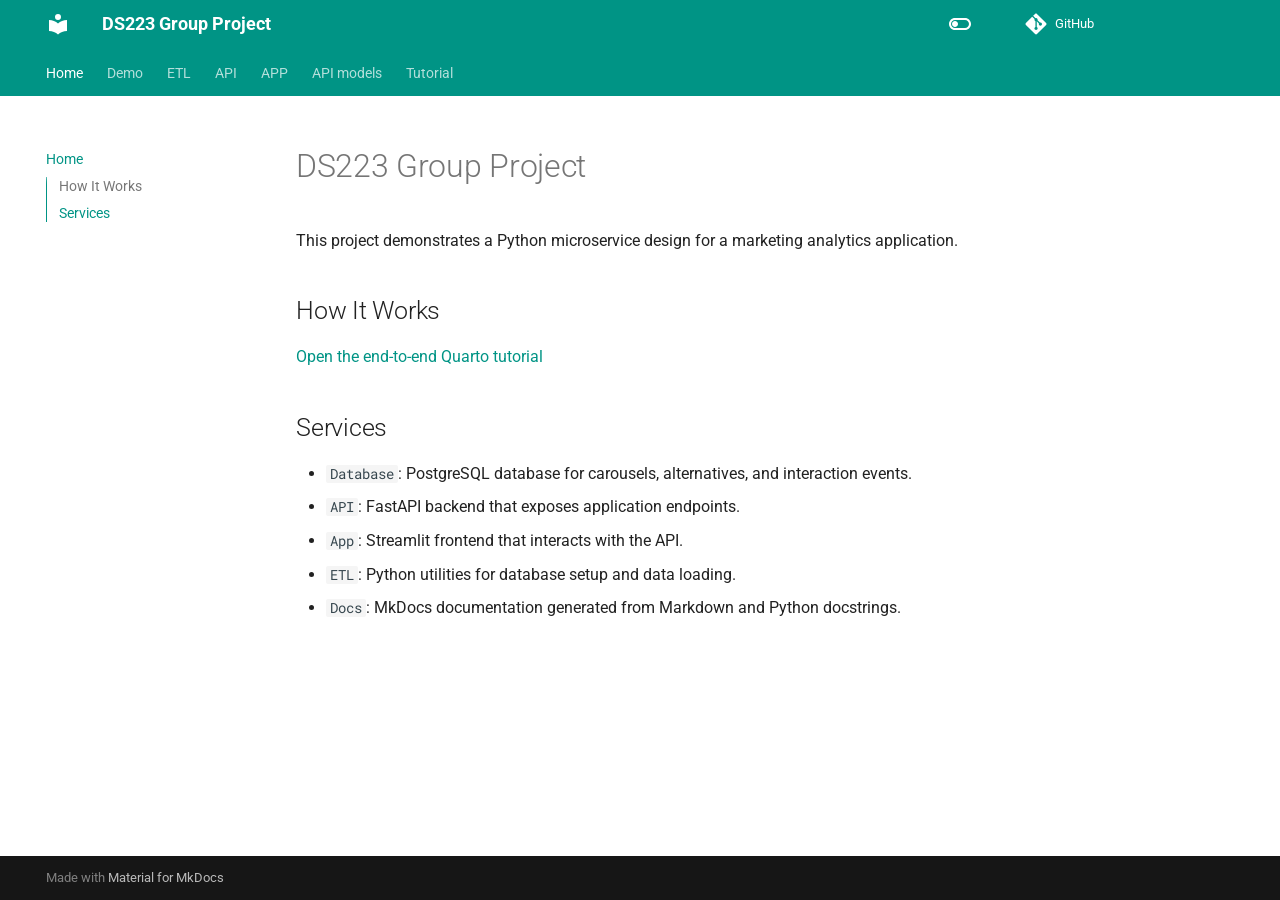
<file: index.html>
<!doctype html>
<html lang="en" class="no-js">
  <head>
    
      <meta charset="utf-8">
      <meta name="viewport" content="width=device-width,initial-scale=1">
      
      
      
        <link rel="canonical" href="https://hovhannisyan91.github.io/DS223_Bayesian_AB_Testing/">
      
      
      
        <link rel="next" href="demo/">
      
      
        
      
      
      <link rel="icon" href="assets/images/favicon.png">
      <meta name="generator" content="mkdocs-1.6.1, mkdocs-material-9.8.2">
    
    
      
        <title>DS223 Group Project</title>
      
    
    
      <link rel="stylesheet" href="assets/stylesheets/main.57a0d79d.min.css">
      
        
        <link rel="stylesheet" href="assets/stylesheets/palette.fb2fffe2.min.css">
      
      


    
    
      
    
    
      
        
        
        <link rel="preconnect" href="https://fonts.gstatic.com" crossorigin>
        <link rel="stylesheet" href="https://fonts.googleapis.com/css?family=Roboto:300,300i,400,400i,700,700i%7CRoboto+Mono:400,400i,700,700i&display=fallback">
        <style>:root{--md-text-font:"Roboto";--md-code-font:"Roboto Mono"}</style>
      
    
    
      <link rel="stylesheet" href="assets/_mkdocstrings.css">
    
    <script>__md_scope=new URL(".",location),__md_hash=e=>[...e].reduce(((e,_)=>(e<<5)-e+_.charCodeAt(0)),0),__md_get=(e,_=localStorage,t=__md_scope)=>JSON.parse(_.getItem(t.pathname+"."+e)),__md_set=(e,_,t=localStorage,a=__md_scope)=>{try{t.setItem(a.pathname+"."+e,JSON.stringify(_))}catch(e){}}</script>
    
      

    
    
  </head>
  
  
    
    
      
    
    
    
    
    <body dir="ltr" data-md-color-scheme="default" data-md-color-primary="teal" data-md-color-accent="purple">
  
    
    <input class="md-toggle" data-md-toggle="drawer" type="checkbox" id="__drawer" autocomplete="off">
    <input class="md-toggle" data-md-toggle="search" type="checkbox" id="__search" autocomplete="off">
    <label class="md-overlay" for="__drawer"></label>
    <div data-md-component="skip">
      
        
        <a href="#ds223-group-project" class="md-skip">
          Skip to content
        </a>
      
    </div>
    <div data-md-component="announce">
      
    </div>
    
    
      

<header class="md-header" data-md-component="header">
  <nav class="md-header__inner md-grid" aria-label="Header">
    <a href="." title="DS223 Group Project" class="md-header__button md-logo" aria-label="DS223 Group Project" data-md-component="logo">
      
  
  <svg xmlns="http://www.w3.org/2000/svg" viewBox="0 0 24 24"><path d="M12 8a3 3 0 0 0 3-3 3 3 0 0 0-3-3 3 3 0 0 0-3 3 3 3 0 0 0 3 3m0 3.54C9.64 9.35 6.5 8 3 8v11c3.5 0 6.64 1.35 9 3.54 2.36-2.19 5.5-3.54 9-3.54V8c-3.5 0-6.64 1.35-9 3.54"/></svg>

    </a>
    <label class="md-header__button md-icon" for="__drawer">
      
      <svg xmlns="http://www.w3.org/2000/svg" viewBox="0 0 24 24"><path d="M3 6h18v2H3zm0 5h18v2H3zm0 5h18v2H3z"/></svg>
    </label>
    <div class="md-header__title" data-md-component="header-title">
      <div class="md-header__ellipsis">
        <div class="md-header__topic">
          <span class="md-ellipsis">
            DS223 Group Project
          </span>
        </div>
        <div class="md-header__topic" data-md-component="header-topic">
          <span class="md-ellipsis">
            
              Home
            
          </span>
        </div>
      </div>
    </div>
    
      
        <form class="md-header__option" data-md-component="palette">
  
    
    
    
    <input class="md-option" data-md-color-media="" data-md-color-scheme="default" data-md-color-primary="teal" data-md-color-accent="purple"  aria-label="Switch to dark mode"  type="radio" name="__palette" id="__palette_0">
    
      <label class="md-header__button md-icon" title="Switch to dark mode" for="__palette_1" hidden>
        <svg xmlns="http://www.w3.org/2000/svg" viewBox="0 0 24 24"><path d="M17 6H7c-3.31 0-6 2.69-6 6s2.69 6 6 6h10c3.31 0 6-2.69 6-6s-2.69-6-6-6m0 10H7c-2.21 0-4-1.79-4-4s1.79-4 4-4h10c2.21 0 4 1.79 4 4s-1.79 4-4 4M7 9c-1.66 0-3 1.34-3 3s1.34 3 3 3 3-1.34 3-3-1.34-3-3-3"/></svg>
      </label>
    
  
    
    
    
    <input class="md-option" data-md-color-media="" data-md-color-scheme="slate" data-md-color-primary="teal" data-md-color-accent="lime"  aria-label="Switch to light mode"  type="radio" name="__palette" id="__palette_1">
    
      <label class="md-header__button md-icon" title="Switch to light mode" for="__palette_0" hidden>
        <svg xmlns="http://www.w3.org/2000/svg" viewBox="0 0 24 24"><path d="M17 7H7a5 5 0 0 0-5 5 5 5 0 0 0 5 5h10a5 5 0 0 0 5-5 5 5 0 0 0-5-5m0 8a3 3 0 0 1-3-3 3 3 0 0 1 3-3 3 3 0 0 1 3 3 3 3 0 0 1-3 3"/></svg>
      </label>
    
  
</form>
      
    
    
      <script>var palette=__md_get("__palette");if(palette&&palette.color){if("(prefers-color-scheme)"===palette.color.media){var media=matchMedia("(prefers-color-scheme: light)"),input=document.querySelector(media.matches?"[data-md-color-media='(prefers-color-scheme: light)']":"[data-md-color-media='(prefers-color-scheme: dark)']");palette.color.media=input.getAttribute("data-md-color-media"),palette.color.scheme=input.getAttribute("data-md-color-scheme"),palette.color.primary=input.getAttribute("data-md-color-primary"),palette.color.accent=input.getAttribute("data-md-color-accent")}for(var[key,value]of Object.entries(palette.color))document.body.setAttribute("data-md-color-"+key,value)}</script>
    
    
    
    
      <div class="md-header__source">
        <a href="https://github.com/hovhannisyan91/DS223_Bayesian_AB_Testing" title="Go to repository" class="md-source" data-md-component="source">
  <div class="md-source__icon md-icon">
    
    <svg xmlns="http://www.w3.org/2000/svg" viewBox="0 0 448 512"><!--! Font Awesome Free 7.1.0 by @fontawesome - https://fontawesome.com License - https://fontawesome.com/license/free (Icons: CC BY 4.0, Fonts: SIL OFL 1.1, Code: MIT License) Copyright 2025 Fonticons, Inc.--><path d="M439.6 236.1 244 40.5c-5.4-5.5-12.8-8.5-20.4-8.5s-15 3-20.4 8.4L162.5 81l51.5 51.5c27.1-9.1 52.7 16.8 43.4 43.7l49.7 49.7c34.2-11.8 61.2 31 35.5 56.7-26.5 26.5-70.2-2.9-56-37.3L240.3 199v121.9c25.3 12.5 22.3 41.8 9.1 55-6.4 6.4-15.2 10.1-24.3 10.1s-17.8-3.6-24.3-10.1c-17.6-17.6-11.1-46.9 11.2-56v-123c-20.8-8.5-24.6-30.7-18.6-45L142.6 101 8.5 235.1C3 240.6 0 247.9 0 255.5s3 15 8.5 20.4l195.6 195.7c5.4 5.4 12.7 8.4 20.4 8.4s15-3 20.4-8.4l194.7-194.7c5.4-5.4 8.4-12.8 8.4-20.4s-3-15-8.4-20.4"/></svg>
  </div>
  <div class="md-source__repository">
    GitHub
  </div>
</a>
      </div>
    
  </nav>
  
</header>
    
    <div class="md-container" data-md-component="container">
      
      
        
          
            
<nav class="md-tabs" aria-label="Tabs" data-md-component="tabs">
  <div class="md-grid">
    <ul class="md-tabs__list">
      
        
  
  
  
    
  
  
    <li class="md-tabs__item md-tabs__item--active">
      <a href="." class="md-tabs__link">
        
  
  
    
  
  Home

      </a>
    </li>
  

      
        
  
  
  
  
    <li class="md-tabs__item">
      <a href="demo/" class="md-tabs__link">
        
  
  
    
  
  Demo

      </a>
    </li>
  

      
        
  
  
  
  
    <li class="md-tabs__item">
      <a href="etl/" class="md-tabs__link">
        
  
  
    
  
  ETL

      </a>
    </li>
  

      
        
  
  
  
  
    <li class="md-tabs__item">
      <a href="api/" class="md-tabs__link">
        
  
  
    
  
  API

      </a>
    </li>
  

      
        
  
  
  
  
    <li class="md-tabs__item">
      <a href="app/" class="md-tabs__link">
        
  
  
    
  
  APP

      </a>
    </li>
  

      
        
  
  
  
  
    <li class="md-tabs__item">
      <a href="api_models/" class="md-tabs__link">
        
  
  
    
  
  API models

      </a>
    </li>
  

      
        
  
  
  
  
    <li class="md-tabs__item">
      <a href="https://hovhannisyan91.github.io/DS223_Bayesian_AB_Testing/tutorial/" class="md-tabs__link">
        
  
  
    
  
  Tutorial

      </a>
    </li>
  

      
    </ul>
  </div>
</nav>
          
        
      
      <main class="md-main" data-md-component="main">
        <div class="md-main__inner md-grid">
          
            
              
              <div class="md-sidebar md-sidebar--primary" data-md-component="sidebar" data-md-type="navigation" >
                <div class="md-sidebar__scrollwrap">
                  <div class="md-sidebar__inner">
                    


  


  

<nav class="md-nav md-nav--primary md-nav--lifted md-nav--integrated" aria-label="Navigation" data-md-level="0">
  <label class="md-nav__title" for="__drawer">
    <a href="." title="DS223 Group Project" class="md-nav__button md-logo" aria-label="DS223 Group Project" data-md-component="logo">
      
  
  <svg xmlns="http://www.w3.org/2000/svg" viewBox="0 0 24 24"><path d="M12 8a3 3 0 0 0 3-3 3 3 0 0 0-3-3 3 3 0 0 0-3 3 3 3 0 0 0 3 3m0 3.54C9.64 9.35 6.5 8 3 8v11c3.5 0 6.64 1.35 9 3.54 2.36-2.19 5.5-3.54 9-3.54V8c-3.5 0-6.64 1.35-9 3.54"/></svg>

    </a>
    DS223 Group Project
  </label>
  
    <div class="md-nav__source">
      <a href="https://github.com/hovhannisyan91/DS223_Bayesian_AB_Testing" title="Go to repository" class="md-source" data-md-component="source">
  <div class="md-source__icon md-icon">
    
    <svg xmlns="http://www.w3.org/2000/svg" viewBox="0 0 448 512"><!--! Font Awesome Free 7.1.0 by @fontawesome - https://fontawesome.com License - https://fontawesome.com/license/free (Icons: CC BY 4.0, Fonts: SIL OFL 1.1, Code: MIT License) Copyright 2025 Fonticons, Inc.--><path d="M439.6 236.1 244 40.5c-5.4-5.5-12.8-8.5-20.4-8.5s-15 3-20.4 8.4L162.5 81l51.5 51.5c27.1-9.1 52.7 16.8 43.4 43.7l49.7 49.7c34.2-11.8 61.2 31 35.5 56.7-26.5 26.5-70.2-2.9-56-37.3L240.3 199v121.9c25.3 12.5 22.3 41.8 9.1 55-6.4 6.4-15.2 10.1-24.3 10.1s-17.8-3.6-24.3-10.1c-17.6-17.6-11.1-46.9 11.2-56v-123c-20.8-8.5-24.6-30.7-18.6-45L142.6 101 8.5 235.1C3 240.6 0 247.9 0 255.5s3 15 8.5 20.4l195.6 195.7c5.4 5.4 12.7 8.4 20.4 8.4s15-3 20.4-8.4l194.7-194.7c5.4-5.4 8.4-12.8 8.4-20.4s-3-15-8.4-20.4"/></svg>
  </div>
  <div class="md-source__repository">
    GitHub
  </div>
</a>
    </div>
  
  <ul class="md-nav__list" data-md-scrollfix>
    
      
      
  
  
    
  
  
  
    <li class="md-nav__item md-nav__item--active">
      
      <input class="md-nav__toggle md-toggle" type="checkbox" id="__toc">
      
      
        
      
      
        <label class="md-nav__link md-nav__link--active" for="__toc">
          
  
  
  <span class="md-ellipsis">
    
  
    Home
  

    
  </span>
  
  

          <span class="md-nav__icon md-icon"></span>
        </label>
      
      <a href="." class="md-nav__link md-nav__link--active">
        
  
  
  <span class="md-ellipsis">
    
  
    Home
  

    
  </span>
  
  

      </a>
      
        

<nav class="md-nav md-nav--secondary" aria-label="Table of contents">
  
  
  
    
  
  
    <label class="md-nav__title" for="__toc">
      <span class="md-nav__icon md-icon"></span>
      Table of contents
    </label>
    <ul class="md-nav__list" data-md-component="toc" data-md-scrollfix>
      
        <li class="md-nav__item">
  <a href="#how-it-works" class="md-nav__link">
    <span class="md-ellipsis">
      
        How It Works
      
    </span>
  </a>
  
</li>
      
        <li class="md-nav__item">
  <a href="#services" class="md-nav__link">
    <span class="md-ellipsis">
      
        Services
      
    </span>
  </a>
  
</li>
      
    </ul>
  
</nav>
      
    </li>
  

    
      
      
  
  
  
  
    <li class="md-nav__item">
      <a href="demo/" class="md-nav__link">
        
  
  
  <span class="md-ellipsis">
    
  
    Demo
  

    
  </span>
  
  

      </a>
    </li>
  

    
      
      
  
  
  
  
    <li class="md-nav__item">
      <a href="etl/" class="md-nav__link">
        
  
  
  <span class="md-ellipsis">
    
  
    ETL
  

    
  </span>
  
  

      </a>
    </li>
  

    
      
      
  
  
  
  
    <li class="md-nav__item">
      <a href="api/" class="md-nav__link">
        
  
  
  <span class="md-ellipsis">
    
  
    API
  

    
  </span>
  
  

      </a>
    </li>
  

    
      
      
  
  
  
  
    <li class="md-nav__item">
      <a href="app/" class="md-nav__link">
        
  
  
  <span class="md-ellipsis">
    
  
    APP
  

    
  </span>
  
  

      </a>
    </li>
  

    
      
      
  
  
  
  
    <li class="md-nav__item">
      <a href="api_models/" class="md-nav__link">
        
  
  
  <span class="md-ellipsis">
    
  
    API models
  

    
  </span>
  
  

      </a>
    </li>
  

    
      
      
  
  
  
  
    <li class="md-nav__item">
      <a href="https://hovhannisyan91.github.io/DS223_Bayesian_AB_Testing/tutorial/" class="md-nav__link">
        
  
  
  <span class="md-ellipsis">
    
  
    Tutorial
  

    
  </span>
  
  

      </a>
    </li>
  

    
  </ul>
</nav>
                  </div>
                </div>
              </div>
            
            
          
          
            <div class="md-content" data-md-component="content">
              
              <article class="md-content__inner md-typeset">
                
                  


  
  


<h1 id="ds223-group-project">DS223 Group Project</h1>
<p>This project demonstrates a Python microservice design for a marketing analytics application.</p>
<h2 id="how-it-works">How It Works</h2>
<p><a href="tutorial/">Open the end-to-end Quarto tutorial</a></p>
<h2 id="services">Services</h2>
<ul>
<li><code>Database</code>: PostgreSQL database for carousels, alternatives, and interaction events.</li>
<li><code>API</code>: FastAPI backend that exposes application endpoints.</li>
<li><code>App</code>: Streamlit frontend that interacts with the API.</li>
<li><code>ETL</code>: Python utilities for database setup and data loading.</li>
<li><code>Docs</code>: MkDocs documentation generated from Markdown and Python docstrings.</li>
</ul>












                
              </article>
            </div>
          
          
  <script>var tabs=__md_get("__tabs");if(Array.isArray(tabs))e:for(var set of document.querySelectorAll(".tabbed-set")){var labels=set.querySelector(".tabbed-labels");for(var tab of tabs)for(var label of labels.getElementsByTagName("label"))if(label.innerText.trim()===tab){var input=document.getElementById(label.htmlFor);input.checked=!0;continue e}}</script>

<script>var target=document.getElementById(location.hash.slice(1));target&&target.name&&(target.checked=target.name.startsWith("__tabbed_"))</script>
        </div>
        
          <button type="button" class="md-top md-icon" data-md-component="top" hidden>
  
  <svg xmlns="http://www.w3.org/2000/svg" viewBox="0 0 24 24"><path d="M13 20h-2V8l-5.5 5.5-1.42-1.42L12 4.16l7.92 7.92-1.42 1.42L13 8z"/></svg>
  Back to top
</button>
        
      </main>
      
        <footer class="md-footer">
  
  <div class="md-footer-meta md-typeset">
    <div class="md-footer-meta__inner md-grid">
      <div class="md-copyright">
  
  
    Made with
    <a href="https://squidfunk.github.io/mkdocs-material/" target="_blank" rel="noopener">
      Material for MkDocs
    </a>
  
</div>
      
    </div>
  </div>
</footer>
      
    </div>
    <div class="md-dialog" data-md-component="dialog">
      <div class="md-dialog__inner md-typeset"></div>
    </div>
    
    
    
      
      
      <script id="__config" type="application/json">{"annotate": null, "base": ".", "features": ["navigation.tabs", "navigation.sections", "toc.integrate", "navigation.top", "search.suggest", "search.highlight", "content.tabs.link", "content.code.annotation", "content.code.copy"], "search": "assets/javascripts/workers/search.a7633da7.min.js", "tags": null, "translations": {"clipboard.copied": "Copied to clipboard", "clipboard.copy": "Copy to clipboard", "search.result.more.one": "1 more on this page", "search.result.more.other": "# more on this page", "search.result.none": "No matching documents", "search.result.one": "1 matching document", "search.result.other": "# matching documents", "search.result.placeholder": "Type to start searching", "search.result.term.missing": "Missing", "select.version": "Select version"}, "version": null}</script>
    
    
      <script src="assets/javascripts/bundle.a5f9d56c.min.js"></script>
      
    
  </body>
</html>
</file>
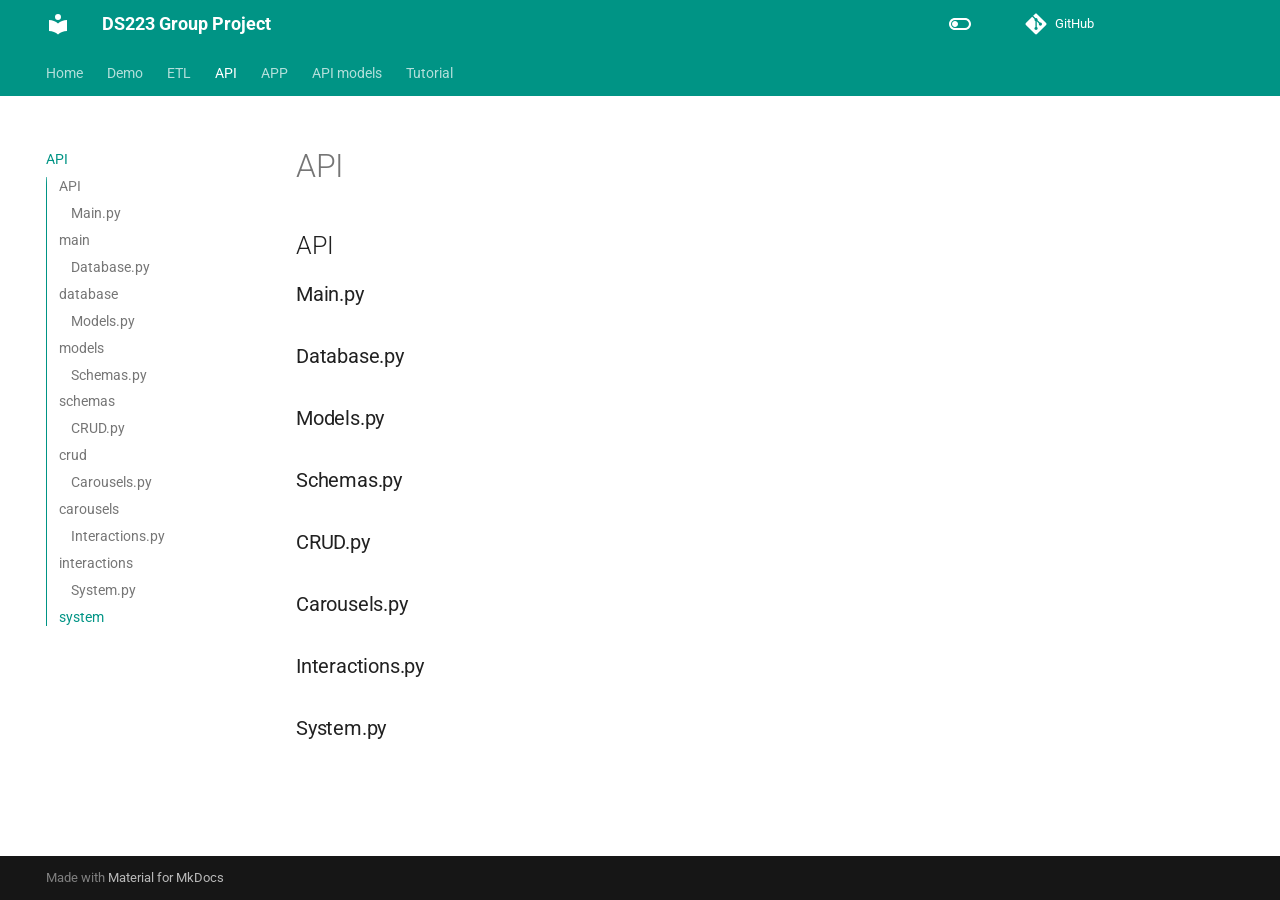
<file: api/index.html>
<!doctype html>
<html lang="en" class="no-js">
  <head>
    
      <meta charset="utf-8">
      <meta name="viewport" content="width=device-width,initial-scale=1">
      
      
      
        <link rel="canonical" href="https://hovhannisyan91.github.io/DS223_Bayesian_AB_Testing/api/">
      
      
        <link rel="prev" href="../etl/">
      
      
        <link rel="next" href="../app/">
      
      
        
      
      
      <link rel="icon" href="../assets/images/favicon.png">
      <meta name="generator" content="mkdocs-1.6.1, mkdocs-material-9.8.2">
    
    
      
        <title>API - DS223 Group Project</title>
      
    
    
      <link rel="stylesheet" href="../assets/stylesheets/main.57a0d79d.min.css">
      
        
        <link rel="stylesheet" href="../assets/stylesheets/palette.fb2fffe2.min.css">
      
      


    
    
      
    
    
      
        
        
        <link rel="preconnect" href="https://fonts.gstatic.com" crossorigin>
        <link rel="stylesheet" href="https://fonts.googleapis.com/css?family=Roboto:300,300i,400,400i,700,700i%7CRoboto+Mono:400,400i,700,700i&display=fallback">
        <style>:root{--md-text-font:"Roboto";--md-code-font:"Roboto Mono"}</style>
      
    
    
      <link rel="stylesheet" href="../assets/_mkdocstrings.css">
    
    <script>__md_scope=new URL("..",location),__md_hash=e=>[...e].reduce(((e,_)=>(e<<5)-e+_.charCodeAt(0)),0),__md_get=(e,_=localStorage,t=__md_scope)=>JSON.parse(_.getItem(t.pathname+"."+e)),__md_set=(e,_,t=localStorage,a=__md_scope)=>{try{t.setItem(a.pathname+"."+e,JSON.stringify(_))}catch(e){}}</script>
    
      

    
    
  </head>
  
  
    
    
      
    
    
    
    
    <body dir="ltr" data-md-color-scheme="default" data-md-color-primary="teal" data-md-color-accent="purple">
  
    
    <input class="md-toggle" data-md-toggle="drawer" type="checkbox" id="__drawer" autocomplete="off">
    <input class="md-toggle" data-md-toggle="search" type="checkbox" id="__search" autocomplete="off">
    <label class="md-overlay" for="__drawer"></label>
    <div data-md-component="skip">
      
        
        <a href="#api" class="md-skip">
          Skip to content
        </a>
      
    </div>
    <div data-md-component="announce">
      
    </div>
    
    
      

<header class="md-header" data-md-component="header">
  <nav class="md-header__inner md-grid" aria-label="Header">
    <a href=".." title="DS223 Group Project" class="md-header__button md-logo" aria-label="DS223 Group Project" data-md-component="logo">
      
  
  <svg xmlns="http://www.w3.org/2000/svg" viewBox="0 0 24 24"><path d="M12 8a3 3 0 0 0 3-3 3 3 0 0 0-3-3 3 3 0 0 0-3 3 3 3 0 0 0 3 3m0 3.54C9.64 9.35 6.5 8 3 8v11c3.5 0 6.64 1.35 9 3.54 2.36-2.19 5.5-3.54 9-3.54V8c-3.5 0-6.64 1.35-9 3.54"/></svg>

    </a>
    <label class="md-header__button md-icon" for="__drawer">
      
      <svg xmlns="http://www.w3.org/2000/svg" viewBox="0 0 24 24"><path d="M3 6h18v2H3zm0 5h18v2H3zm0 5h18v2H3z"/></svg>
    </label>
    <div class="md-header__title" data-md-component="header-title">
      <div class="md-header__ellipsis">
        <div class="md-header__topic">
          <span class="md-ellipsis">
            DS223 Group Project
          </span>
        </div>
        <div class="md-header__topic" data-md-component="header-topic">
          <span class="md-ellipsis">
            
              API
            
          </span>
        </div>
      </div>
    </div>
    
      
        <form class="md-header__option" data-md-component="palette">
  
    
    
    
    <input class="md-option" data-md-color-media="" data-md-color-scheme="default" data-md-color-primary="teal" data-md-color-accent="purple"  aria-label="Switch to dark mode"  type="radio" name="__palette" id="__palette_0">
    
      <label class="md-header__button md-icon" title="Switch to dark mode" for="__palette_1" hidden>
        <svg xmlns="http://www.w3.org/2000/svg" viewBox="0 0 24 24"><path d="M17 6H7c-3.31 0-6 2.69-6 6s2.69 6 6 6h10c3.31 0 6-2.69 6-6s-2.69-6-6-6m0 10H7c-2.21 0-4-1.79-4-4s1.79-4 4-4h10c2.21 0 4 1.79 4 4s-1.79 4-4 4M7 9c-1.66 0-3 1.34-3 3s1.34 3 3 3 3-1.34 3-3-1.34-3-3-3"/></svg>
      </label>
    
  
    
    
    
    <input class="md-option" data-md-color-media="" data-md-color-scheme="slate" data-md-color-primary="teal" data-md-color-accent="lime"  aria-label="Switch to light mode"  type="radio" name="__palette" id="__palette_1">
    
      <label class="md-header__button md-icon" title="Switch to light mode" for="__palette_0" hidden>
        <svg xmlns="http://www.w3.org/2000/svg" viewBox="0 0 24 24"><path d="M17 7H7a5 5 0 0 0-5 5 5 5 0 0 0 5 5h10a5 5 0 0 0 5-5 5 5 0 0 0-5-5m0 8a3 3 0 0 1-3-3 3 3 0 0 1 3-3 3 3 0 0 1 3 3 3 3 0 0 1-3 3"/></svg>
      </label>
    
  
</form>
      
    
    
      <script>var palette=__md_get("__palette");if(palette&&palette.color){if("(prefers-color-scheme)"===palette.color.media){var media=matchMedia("(prefers-color-scheme: light)"),input=document.querySelector(media.matches?"[data-md-color-media='(prefers-color-scheme: light)']":"[data-md-color-media='(prefers-color-scheme: dark)']");palette.color.media=input.getAttribute("data-md-color-media"),palette.color.scheme=input.getAttribute("data-md-color-scheme"),palette.color.primary=input.getAttribute("data-md-color-primary"),palette.color.accent=input.getAttribute("data-md-color-accent")}for(var[key,value]of Object.entries(palette.color))document.body.setAttribute("data-md-color-"+key,value)}</script>
    
    
    
    
      <div class="md-header__source">
        <a href="https://github.com/hovhannisyan91/DS223_Bayesian_AB_Testing" title="Go to repository" class="md-source" data-md-component="source">
  <div class="md-source__icon md-icon">
    
    <svg xmlns="http://www.w3.org/2000/svg" viewBox="0 0 448 512"><!--! Font Awesome Free 7.1.0 by @fontawesome - https://fontawesome.com License - https://fontawesome.com/license/free (Icons: CC BY 4.0, Fonts: SIL OFL 1.1, Code: MIT License) Copyright 2025 Fonticons, Inc.--><path d="M439.6 236.1 244 40.5c-5.4-5.5-12.8-8.5-20.4-8.5s-15 3-20.4 8.4L162.5 81l51.5 51.5c27.1-9.1 52.7 16.8 43.4 43.7l49.7 49.7c34.2-11.8 61.2 31 35.5 56.7-26.5 26.5-70.2-2.9-56-37.3L240.3 199v121.9c25.3 12.5 22.3 41.8 9.1 55-6.4 6.4-15.2 10.1-24.3 10.1s-17.8-3.6-24.3-10.1c-17.6-17.6-11.1-46.9 11.2-56v-123c-20.8-8.5-24.6-30.7-18.6-45L142.6 101 8.5 235.1C3 240.6 0 247.9 0 255.5s3 15 8.5 20.4l195.6 195.7c5.4 5.4 12.7 8.4 20.4 8.4s15-3 20.4-8.4l194.7-194.7c5.4-5.4 8.4-12.8 8.4-20.4s-3-15-8.4-20.4"/></svg>
  </div>
  <div class="md-source__repository">
    GitHub
  </div>
</a>
      </div>
    
  </nav>
  
</header>
    
    <div class="md-container" data-md-component="container">
      
      
        
          
            
<nav class="md-tabs" aria-label="Tabs" data-md-component="tabs">
  <div class="md-grid">
    <ul class="md-tabs__list">
      
        
  
  
  
  
    <li class="md-tabs__item">
      <a href=".." class="md-tabs__link">
        
  
  
    
  
  Home

      </a>
    </li>
  

      
        
  
  
  
  
    <li class="md-tabs__item">
      <a href="../demo/" class="md-tabs__link">
        
  
  
    
  
  Demo

      </a>
    </li>
  

      
        
  
  
  
  
    <li class="md-tabs__item">
      <a href="../etl/" class="md-tabs__link">
        
  
  
    
  
  ETL

      </a>
    </li>
  

      
        
  
  
  
    
  
  
    <li class="md-tabs__item md-tabs__item--active">
      <a href="./" class="md-tabs__link">
        
  
  
    
  
  API

      </a>
    </li>
  

      
        
  
  
  
  
    <li class="md-tabs__item">
      <a href="../app/" class="md-tabs__link">
        
  
  
    
  
  APP

      </a>
    </li>
  

      
        
  
  
  
  
    <li class="md-tabs__item">
      <a href="../api_models/" class="md-tabs__link">
        
  
  
    
  
  API models

      </a>
    </li>
  

      
        
  
  
  
  
    <li class="md-tabs__item">
      <a href="https://hovhannisyan91.github.io/DS223_Bayesian_AB_Testing/tutorial/" class="md-tabs__link">
        
  
  
    
  
  Tutorial

      </a>
    </li>
  

      
    </ul>
  </div>
</nav>
          
        
      
      <main class="md-main" data-md-component="main">
        <div class="md-main__inner md-grid">
          
            
              
              <div class="md-sidebar md-sidebar--primary" data-md-component="sidebar" data-md-type="navigation" >
                <div class="md-sidebar__scrollwrap">
                  <div class="md-sidebar__inner">
                    


  


  

<nav class="md-nav md-nav--primary md-nav--lifted md-nav--integrated" aria-label="Navigation" data-md-level="0">
  <label class="md-nav__title" for="__drawer">
    <a href=".." title="DS223 Group Project" class="md-nav__button md-logo" aria-label="DS223 Group Project" data-md-component="logo">
      
  
  <svg xmlns="http://www.w3.org/2000/svg" viewBox="0 0 24 24"><path d="M12 8a3 3 0 0 0 3-3 3 3 0 0 0-3-3 3 3 0 0 0-3 3 3 3 0 0 0 3 3m0 3.54C9.64 9.35 6.5 8 3 8v11c3.5 0 6.64 1.35 9 3.54 2.36-2.19 5.5-3.54 9-3.54V8c-3.5 0-6.64 1.35-9 3.54"/></svg>

    </a>
    DS223 Group Project
  </label>
  
    <div class="md-nav__source">
      <a href="https://github.com/hovhannisyan91/DS223_Bayesian_AB_Testing" title="Go to repository" class="md-source" data-md-component="source">
  <div class="md-source__icon md-icon">
    
    <svg xmlns="http://www.w3.org/2000/svg" viewBox="0 0 448 512"><!--! Font Awesome Free 7.1.0 by @fontawesome - https://fontawesome.com License - https://fontawesome.com/license/free (Icons: CC BY 4.0, Fonts: SIL OFL 1.1, Code: MIT License) Copyright 2025 Fonticons, Inc.--><path d="M439.6 236.1 244 40.5c-5.4-5.5-12.8-8.5-20.4-8.5s-15 3-20.4 8.4L162.5 81l51.5 51.5c27.1-9.1 52.7 16.8 43.4 43.7l49.7 49.7c34.2-11.8 61.2 31 35.5 56.7-26.5 26.5-70.2-2.9-56-37.3L240.3 199v121.9c25.3 12.5 22.3 41.8 9.1 55-6.4 6.4-15.2 10.1-24.3 10.1s-17.8-3.6-24.3-10.1c-17.6-17.6-11.1-46.9 11.2-56v-123c-20.8-8.5-24.6-30.7-18.6-45L142.6 101 8.5 235.1C3 240.6 0 247.9 0 255.5s3 15 8.5 20.4l195.6 195.7c5.4 5.4 12.7 8.4 20.4 8.4s15-3 20.4-8.4l194.7-194.7c5.4-5.4 8.4-12.8 8.4-20.4s-3-15-8.4-20.4"/></svg>
  </div>
  <div class="md-source__repository">
    GitHub
  </div>
</a>
    </div>
  
  <ul class="md-nav__list" data-md-scrollfix>
    
      
      
  
  
  
  
    <li class="md-nav__item">
      <a href=".." class="md-nav__link">
        
  
  
  <span class="md-ellipsis">
    
  
    Home
  

    
  </span>
  
  

      </a>
    </li>
  

    
      
      
  
  
  
  
    <li class="md-nav__item">
      <a href="../demo/" class="md-nav__link">
        
  
  
  <span class="md-ellipsis">
    
  
    Demo
  

    
  </span>
  
  

      </a>
    </li>
  

    
      
      
  
  
  
  
    <li class="md-nav__item">
      <a href="../etl/" class="md-nav__link">
        
  
  
  <span class="md-ellipsis">
    
  
    ETL
  

    
  </span>
  
  

      </a>
    </li>
  

    
      
      
  
  
    
  
  
  
    <li class="md-nav__item md-nav__item--active">
      
      <input class="md-nav__toggle md-toggle" type="checkbox" id="__toc">
      
      
      
        <label class="md-nav__link md-nav__link--active" for="__toc">
          
  
  
  <span class="md-ellipsis">
    
  
    API
  

    
  </span>
  
  

          <span class="md-nav__icon md-icon"></span>
        </label>
      
      <a href="./" class="md-nav__link md-nav__link--active">
        
  
  
  <span class="md-ellipsis">
    
  
    API
  

    
  </span>
  
  

      </a>
      
        

<nav class="md-nav md-nav--secondary" aria-label="Table of contents">
  
  
  
  
    <label class="md-nav__title" for="__toc">
      <span class="md-nav__icon md-icon"></span>
      Table of contents
    </label>
    <ul class="md-nav__list" data-md-component="toc" data-md-scrollfix>
      
        <li class="md-nav__item">
  <a href="#api" class="md-nav__link">
    <span class="md-ellipsis">
      
        API
      
    </span>
  </a>
  
    <nav class="md-nav" aria-label="API">
      <ul class="md-nav__list">
        
          <li class="md-nav__item">
  <a href="#mainpy" class="md-nav__link">
    <span class="md-ellipsis">
      
        Main.py
      
    </span>
  </a>
  
</li>
        
      </ul>
    </nav>
  
</li>
      
        <li class="md-nav__item">
  <a href="#app.backend.main" class="md-nav__link">
    <span class="md-ellipsis">
      
        main
      
    </span>
  </a>
  
    <nav class="md-nav" aria-label="main">
      <ul class="md-nav__list">
        
          <li class="md-nav__item">
  <a href="#databasepy" class="md-nav__link">
    <span class="md-ellipsis">
      
        Database.py
      
    </span>
  </a>
  
</li>
        
      </ul>
    </nav>
  
</li>
      
        <li class="md-nav__item">
  <a href="#app.backend.db.database" class="md-nav__link">
    <span class="md-ellipsis">
      
        database
      
    </span>
  </a>
  
    <nav class="md-nav" aria-label="database">
      <ul class="md-nav__list">
        
          <li class="md-nav__item">
  <a href="#modelspy" class="md-nav__link">
    <span class="md-ellipsis">
      
        Models.py
      
    </span>
  </a>
  
</li>
        
      </ul>
    </nav>
  
</li>
      
        <li class="md-nav__item">
  <a href="#app.backend.db.models" class="md-nav__link">
    <span class="md-ellipsis">
      
        models
      
    </span>
  </a>
  
    <nav class="md-nav" aria-label="models">
      <ul class="md-nav__list">
        
          <li class="md-nav__item">
  <a href="#schemaspy" class="md-nav__link">
    <span class="md-ellipsis">
      
        Schemas.py
      
    </span>
  </a>
  
</li>
        
      </ul>
    </nav>
  
</li>
      
        <li class="md-nav__item">
  <a href="#app.backend.db.schemas" class="md-nav__link">
    <span class="md-ellipsis">
      
        schemas
      
    </span>
  </a>
  
    <nav class="md-nav" aria-label="schemas">
      <ul class="md-nav__list">
        
          <li class="md-nav__item">
  <a href="#crudpy" class="md-nav__link">
    <span class="md-ellipsis">
      
        CRUD.py
      
    </span>
  </a>
  
</li>
        
      </ul>
    </nav>
  
</li>
      
        <li class="md-nav__item">
  <a href="#app.backend.db.crud" class="md-nav__link">
    <span class="md-ellipsis">
      
        crud
      
    </span>
  </a>
  
    <nav class="md-nav" aria-label="crud">
      <ul class="md-nav__list">
        
          <li class="md-nav__item">
  <a href="#carouselspy" class="md-nav__link">
    <span class="md-ellipsis">
      
        Carousels.py
      
    </span>
  </a>
  
</li>
        
      </ul>
    </nav>
  
</li>
      
        <li class="md-nav__item">
  <a href="#app.backend.routes.carousels" class="md-nav__link">
    <span class="md-ellipsis">
      
        carousels
      
    </span>
  </a>
  
    <nav class="md-nav" aria-label="carousels">
      <ul class="md-nav__list">
        
          <li class="md-nav__item">
  <a href="#interactionspy" class="md-nav__link">
    <span class="md-ellipsis">
      
        Interactions.py
      
    </span>
  </a>
  
</li>
        
      </ul>
    </nav>
  
</li>
      
        <li class="md-nav__item">
  <a href="#app.backend.routes.interactions" class="md-nav__link">
    <span class="md-ellipsis">
      
        interactions
      
    </span>
  </a>
  
    <nav class="md-nav" aria-label="interactions">
      <ul class="md-nav__list">
        
          <li class="md-nav__item">
  <a href="#systempy" class="md-nav__link">
    <span class="md-ellipsis">
      
        System.py
      
    </span>
  </a>
  
</li>
        
      </ul>
    </nav>
  
</li>
      
        <li class="md-nav__item">
  <a href="#app.backend.routes.system" class="md-nav__link">
    <span class="md-ellipsis">
      
        system
      
    </span>
  </a>
  
</li>
      
    </ul>
  
</nav>
      
    </li>
  

    
      
      
  
  
  
  
    <li class="md-nav__item">
      <a href="../app/" class="md-nav__link">
        
  
  
  <span class="md-ellipsis">
    
  
    APP
  

    
  </span>
  
  

      </a>
    </li>
  

    
      
      
  
  
  
  
    <li class="md-nav__item">
      <a href="../api_models/" class="md-nav__link">
        
  
  
  <span class="md-ellipsis">
    
  
    API models
  

    
  </span>
  
  

      </a>
    </li>
  

    
      
      
  
  
  
  
    <li class="md-nav__item">
      <a href="https://hovhannisyan91.github.io/DS223_Bayesian_AB_Testing/tutorial/" class="md-nav__link">
        
  
  
  <span class="md-ellipsis">
    
  
    Tutorial
  

    
  </span>
  
  

      </a>
    </li>
  

    
  </ul>
</nav>
                  </div>
                </div>
              </div>
            
            
          
          
            <div class="md-content" data-md-component="content">
              
              <article class="md-content__inner md-typeset">
                
                  


  
  


  <h1>API</h1>

<h2 id="api">API</h2>
<h3 id="mainpy">Main.py</h3>


<div class="doc doc-object doc-module">



<a id="app.backend.main"></a>
    <div class="doc doc-contents first">










<div class="doc doc-children">












  </div>

    </div>

</div><h3 id="databasepy">Database.py</h3>


<div class="doc doc-object doc-module">



<a id="app.backend.db.database"></a>
    <div class="doc doc-contents first">










<div class="doc doc-children">












  </div>

    </div>

</div><h3 id="modelspy">Models.py</h3>


<div class="doc doc-object doc-module">



<a id="app.backend.db.models"></a>
    <div class="doc doc-contents first">










<div class="doc doc-children">












  </div>

    </div>

</div><h3 id="schemaspy">Schemas.py</h3>


<div class="doc doc-object doc-module">



<a id="app.backend.db.schemas"></a>
    <div class="doc doc-contents first">










<div class="doc doc-children">












  </div>

    </div>

</div><h3 id="crudpy">CRUD.py</h3>


<div class="doc doc-object doc-module">



<a id="app.backend.db.crud"></a>
    <div class="doc doc-contents first">










<div class="doc doc-children">












  </div>

    </div>

</div><h3 id="carouselspy">Carousels.py</h3>


<div class="doc doc-object doc-module">



<a id="app.backend.routes.carousels"></a>
    <div class="doc doc-contents first">










<div class="doc doc-children">












  </div>

    </div>

</div><h3 id="interactionspy">Interactions.py</h3>


<div class="doc doc-object doc-module">



<a id="app.backend.routes.interactions"></a>
    <div class="doc doc-contents first">










<div class="doc doc-children">












  </div>

    </div>

</div><h3 id="systempy">System.py</h3>


<div class="doc doc-object doc-module">



<a id="app.backend.routes.system"></a>
    <div class="doc doc-contents first">










<div class="doc doc-children">












  </div>

    </div>

</div>












                
              </article>
            </div>
          
          
  <script>var tabs=__md_get("__tabs");if(Array.isArray(tabs))e:for(var set of document.querySelectorAll(".tabbed-set")){var labels=set.querySelector(".tabbed-labels");for(var tab of tabs)for(var label of labels.getElementsByTagName("label"))if(label.innerText.trim()===tab){var input=document.getElementById(label.htmlFor);input.checked=!0;continue e}}</script>

<script>var target=document.getElementById(location.hash.slice(1));target&&target.name&&(target.checked=target.name.startsWith("__tabbed_"))</script>
        </div>
        
          <button type="button" class="md-top md-icon" data-md-component="top" hidden>
  
  <svg xmlns="http://www.w3.org/2000/svg" viewBox="0 0 24 24"><path d="M13 20h-2V8l-5.5 5.5-1.42-1.42L12 4.16l7.92 7.92-1.42 1.42L13 8z"/></svg>
  Back to top
</button>
        
      </main>
      
        <footer class="md-footer">
  
  <div class="md-footer-meta md-typeset">
    <div class="md-footer-meta__inner md-grid">
      <div class="md-copyright">
  
  
    Made with
    <a href="https://squidfunk.github.io/mkdocs-material/" target="_blank" rel="noopener">
      Material for MkDocs
    </a>
  
</div>
      
    </div>
  </div>
</footer>
      
    </div>
    <div class="md-dialog" data-md-component="dialog">
      <div class="md-dialog__inner md-typeset"></div>
    </div>
    
    
    
      
      
      <script id="__config" type="application/json">{"annotate": null, "base": "..", "features": ["navigation.tabs", "navigation.sections", "toc.integrate", "navigation.top", "search.suggest", "search.highlight", "content.tabs.link", "content.code.annotation", "content.code.copy"], "search": "../assets/javascripts/workers/search.a7633da7.min.js", "tags": null, "translations": {"clipboard.copied": "Copied to clipboard", "clipboard.copy": "Copy to clipboard", "search.result.more.one": "1 more on this page", "search.result.more.other": "# more on this page", "search.result.none": "No matching documents", "search.result.one": "1 matching document", "search.result.other": "# matching documents", "search.result.placeholder": "Type to start searching", "search.result.term.missing": "Missing", "select.version": "Select version"}, "version": null}</script>
    
    
      <script src="../assets/javascripts/bundle.a5f9d56c.min.js"></script>
      
    
  </body>
</html>
</file>
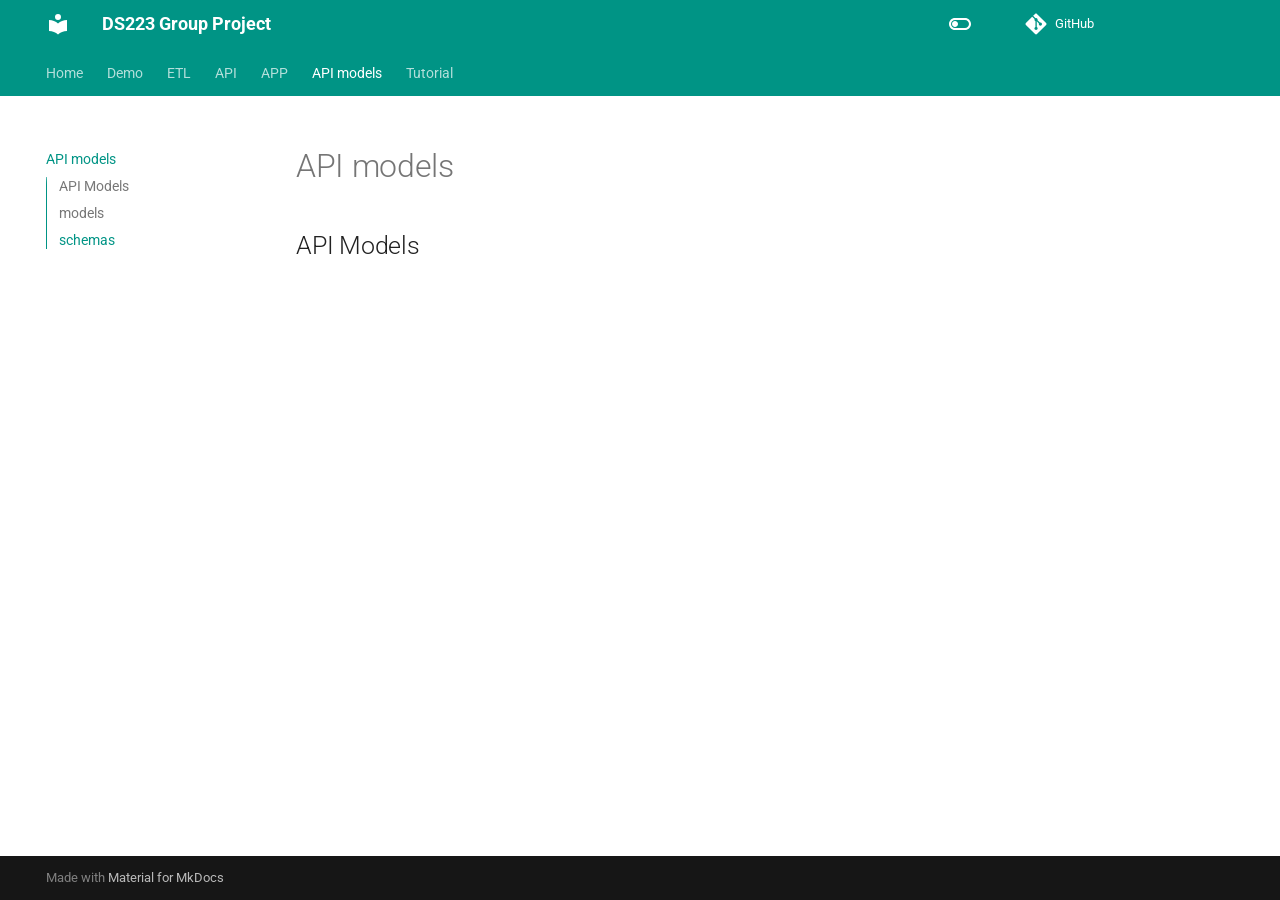
<file: api_models/index.html>
<!doctype html>
<html lang="en" class="no-js">
  <head>
    
      <meta charset="utf-8">
      <meta name="viewport" content="width=device-width,initial-scale=1">
      
      
      
        <link rel="canonical" href="https://hovhannisyan91.github.io/DS223_Bayesian_AB_Testing/api_models/">
      
      
        <link rel="prev" href="../app/">
      
      
      
        
      
      
      <link rel="icon" href="../assets/images/favicon.png">
      <meta name="generator" content="mkdocs-1.6.1, mkdocs-material-9.8.2">
    
    
      
        <title>API models - DS223 Group Project</title>
      
    
    
      <link rel="stylesheet" href="../assets/stylesheets/main.57a0d79d.min.css">
      
        
        <link rel="stylesheet" href="../assets/stylesheets/palette.fb2fffe2.min.css">
      
      


    
    
      
    
    
      
        
        
        <link rel="preconnect" href="https://fonts.gstatic.com" crossorigin>
        <link rel="stylesheet" href="https://fonts.googleapis.com/css?family=Roboto:300,300i,400,400i,700,700i%7CRoboto+Mono:400,400i,700,700i&display=fallback">
        <style>:root{--md-text-font:"Roboto";--md-code-font:"Roboto Mono"}</style>
      
    
    
      <link rel="stylesheet" href="../assets/_mkdocstrings.css">
    
    <script>__md_scope=new URL("..",location),__md_hash=e=>[...e].reduce(((e,_)=>(e<<5)-e+_.charCodeAt(0)),0),__md_get=(e,_=localStorage,t=__md_scope)=>JSON.parse(_.getItem(t.pathname+"."+e)),__md_set=(e,_,t=localStorage,a=__md_scope)=>{try{t.setItem(a.pathname+"."+e,JSON.stringify(_))}catch(e){}}</script>
    
      

    
    
  </head>
  
  
    
    
      
    
    
    
    
    <body dir="ltr" data-md-color-scheme="default" data-md-color-primary="teal" data-md-color-accent="purple">
  
    
    <input class="md-toggle" data-md-toggle="drawer" type="checkbox" id="__drawer" autocomplete="off">
    <input class="md-toggle" data-md-toggle="search" type="checkbox" id="__search" autocomplete="off">
    <label class="md-overlay" for="__drawer"></label>
    <div data-md-component="skip">
      
        
        <a href="#api-models" class="md-skip">
          Skip to content
        </a>
      
    </div>
    <div data-md-component="announce">
      
    </div>
    
    
      

<header class="md-header" data-md-component="header">
  <nav class="md-header__inner md-grid" aria-label="Header">
    <a href=".." title="DS223 Group Project" class="md-header__button md-logo" aria-label="DS223 Group Project" data-md-component="logo">
      
  
  <svg xmlns="http://www.w3.org/2000/svg" viewBox="0 0 24 24"><path d="M12 8a3 3 0 0 0 3-3 3 3 0 0 0-3-3 3 3 0 0 0-3 3 3 3 0 0 0 3 3m0 3.54C9.64 9.35 6.5 8 3 8v11c3.5 0 6.64 1.35 9 3.54 2.36-2.19 5.5-3.54 9-3.54V8c-3.5 0-6.64 1.35-9 3.54"/></svg>

    </a>
    <label class="md-header__button md-icon" for="__drawer">
      
      <svg xmlns="http://www.w3.org/2000/svg" viewBox="0 0 24 24"><path d="M3 6h18v2H3zm0 5h18v2H3zm0 5h18v2H3z"/></svg>
    </label>
    <div class="md-header__title" data-md-component="header-title">
      <div class="md-header__ellipsis">
        <div class="md-header__topic">
          <span class="md-ellipsis">
            DS223 Group Project
          </span>
        </div>
        <div class="md-header__topic" data-md-component="header-topic">
          <span class="md-ellipsis">
            
              API models
            
          </span>
        </div>
      </div>
    </div>
    
      
        <form class="md-header__option" data-md-component="palette">
  
    
    
    
    <input class="md-option" data-md-color-media="" data-md-color-scheme="default" data-md-color-primary="teal" data-md-color-accent="purple"  aria-label="Switch to dark mode"  type="radio" name="__palette" id="__palette_0">
    
      <label class="md-header__button md-icon" title="Switch to dark mode" for="__palette_1" hidden>
        <svg xmlns="http://www.w3.org/2000/svg" viewBox="0 0 24 24"><path d="M17 6H7c-3.31 0-6 2.69-6 6s2.69 6 6 6h10c3.31 0 6-2.69 6-6s-2.69-6-6-6m0 10H7c-2.21 0-4-1.79-4-4s1.79-4 4-4h10c2.21 0 4 1.79 4 4s-1.79 4-4 4M7 9c-1.66 0-3 1.34-3 3s1.34 3 3 3 3-1.34 3-3-1.34-3-3-3"/></svg>
      </label>
    
  
    
    
    
    <input class="md-option" data-md-color-media="" data-md-color-scheme="slate" data-md-color-primary="teal" data-md-color-accent="lime"  aria-label="Switch to light mode"  type="radio" name="__palette" id="__palette_1">
    
      <label class="md-header__button md-icon" title="Switch to light mode" for="__palette_0" hidden>
        <svg xmlns="http://www.w3.org/2000/svg" viewBox="0 0 24 24"><path d="M17 7H7a5 5 0 0 0-5 5 5 5 0 0 0 5 5h10a5 5 0 0 0 5-5 5 5 0 0 0-5-5m0 8a3 3 0 0 1-3-3 3 3 0 0 1 3-3 3 3 0 0 1 3 3 3 3 0 0 1-3 3"/></svg>
      </label>
    
  
</form>
      
    
    
      <script>var palette=__md_get("__palette");if(palette&&palette.color){if("(prefers-color-scheme)"===palette.color.media){var media=matchMedia("(prefers-color-scheme: light)"),input=document.querySelector(media.matches?"[data-md-color-media='(prefers-color-scheme: light)']":"[data-md-color-media='(prefers-color-scheme: dark)']");palette.color.media=input.getAttribute("data-md-color-media"),palette.color.scheme=input.getAttribute("data-md-color-scheme"),palette.color.primary=input.getAttribute("data-md-color-primary"),palette.color.accent=input.getAttribute("data-md-color-accent")}for(var[key,value]of Object.entries(palette.color))document.body.setAttribute("data-md-color-"+key,value)}</script>
    
    
    
    
      <div class="md-header__source">
        <a href="https://github.com/hovhannisyan91/DS223_Bayesian_AB_Testing" title="Go to repository" class="md-source" data-md-component="source">
  <div class="md-source__icon md-icon">
    
    <svg xmlns="http://www.w3.org/2000/svg" viewBox="0 0 448 512"><!--! Font Awesome Free 7.1.0 by @fontawesome - https://fontawesome.com License - https://fontawesome.com/license/free (Icons: CC BY 4.0, Fonts: SIL OFL 1.1, Code: MIT License) Copyright 2025 Fonticons, Inc.--><path d="M439.6 236.1 244 40.5c-5.4-5.5-12.8-8.5-20.4-8.5s-15 3-20.4 8.4L162.5 81l51.5 51.5c27.1-9.1 52.7 16.8 43.4 43.7l49.7 49.7c34.2-11.8 61.2 31 35.5 56.7-26.5 26.5-70.2-2.9-56-37.3L240.3 199v121.9c25.3 12.5 22.3 41.8 9.1 55-6.4 6.4-15.2 10.1-24.3 10.1s-17.8-3.6-24.3-10.1c-17.6-17.6-11.1-46.9 11.2-56v-123c-20.8-8.5-24.6-30.7-18.6-45L142.6 101 8.5 235.1C3 240.6 0 247.9 0 255.5s3 15 8.5 20.4l195.6 195.7c5.4 5.4 12.7 8.4 20.4 8.4s15-3 20.4-8.4l194.7-194.7c5.4-5.4 8.4-12.8 8.4-20.4s-3-15-8.4-20.4"/></svg>
  </div>
  <div class="md-source__repository">
    GitHub
  </div>
</a>
      </div>
    
  </nav>
  
</header>
    
    <div class="md-container" data-md-component="container">
      
      
        
          
            
<nav class="md-tabs" aria-label="Tabs" data-md-component="tabs">
  <div class="md-grid">
    <ul class="md-tabs__list">
      
        
  
  
  
  
    <li class="md-tabs__item">
      <a href=".." class="md-tabs__link">
        
  
  
    
  
  Home

      </a>
    </li>
  

      
        
  
  
  
  
    <li class="md-tabs__item">
      <a href="../demo/" class="md-tabs__link">
        
  
  
    
  
  Demo

      </a>
    </li>
  

      
        
  
  
  
  
    <li class="md-tabs__item">
      <a href="../etl/" class="md-tabs__link">
        
  
  
    
  
  ETL

      </a>
    </li>
  

      
        
  
  
  
  
    <li class="md-tabs__item">
      <a href="../api/" class="md-tabs__link">
        
  
  
    
  
  API

      </a>
    </li>
  

      
        
  
  
  
  
    <li class="md-tabs__item">
      <a href="../app/" class="md-tabs__link">
        
  
  
    
  
  APP

      </a>
    </li>
  

      
        
  
  
  
    
  
  
    <li class="md-tabs__item md-tabs__item--active">
      <a href="./" class="md-tabs__link">
        
  
  
    
  
  API models

      </a>
    </li>
  

      
        
  
  
  
  
    <li class="md-tabs__item">
      <a href="https://hovhannisyan91.github.io/DS223_Bayesian_AB_Testing/tutorial/" class="md-tabs__link">
        
  
  
    
  
  Tutorial

      </a>
    </li>
  

      
    </ul>
  </div>
</nav>
          
        
      
      <main class="md-main" data-md-component="main">
        <div class="md-main__inner md-grid">
          
            
              
              <div class="md-sidebar md-sidebar--primary" data-md-component="sidebar" data-md-type="navigation" >
                <div class="md-sidebar__scrollwrap">
                  <div class="md-sidebar__inner">
                    


  


  

<nav class="md-nav md-nav--primary md-nav--lifted md-nav--integrated" aria-label="Navigation" data-md-level="0">
  <label class="md-nav__title" for="__drawer">
    <a href=".." title="DS223 Group Project" class="md-nav__button md-logo" aria-label="DS223 Group Project" data-md-component="logo">
      
  
  <svg xmlns="http://www.w3.org/2000/svg" viewBox="0 0 24 24"><path d="M12 8a3 3 0 0 0 3-3 3 3 0 0 0-3-3 3 3 0 0 0-3 3 3 3 0 0 0 3 3m0 3.54C9.64 9.35 6.5 8 3 8v11c3.5 0 6.64 1.35 9 3.54 2.36-2.19 5.5-3.54 9-3.54V8c-3.5 0-6.64 1.35-9 3.54"/></svg>

    </a>
    DS223 Group Project
  </label>
  
    <div class="md-nav__source">
      <a href="https://github.com/hovhannisyan91/DS223_Bayesian_AB_Testing" title="Go to repository" class="md-source" data-md-component="source">
  <div class="md-source__icon md-icon">
    
    <svg xmlns="http://www.w3.org/2000/svg" viewBox="0 0 448 512"><!--! Font Awesome Free 7.1.0 by @fontawesome - https://fontawesome.com License - https://fontawesome.com/license/free (Icons: CC BY 4.0, Fonts: SIL OFL 1.1, Code: MIT License) Copyright 2025 Fonticons, Inc.--><path d="M439.6 236.1 244 40.5c-5.4-5.5-12.8-8.5-20.4-8.5s-15 3-20.4 8.4L162.5 81l51.5 51.5c27.1-9.1 52.7 16.8 43.4 43.7l49.7 49.7c34.2-11.8 61.2 31 35.5 56.7-26.5 26.5-70.2-2.9-56-37.3L240.3 199v121.9c25.3 12.5 22.3 41.8 9.1 55-6.4 6.4-15.2 10.1-24.3 10.1s-17.8-3.6-24.3-10.1c-17.6-17.6-11.1-46.9 11.2-56v-123c-20.8-8.5-24.6-30.7-18.6-45L142.6 101 8.5 235.1C3 240.6 0 247.9 0 255.5s3 15 8.5 20.4l195.6 195.7c5.4 5.4 12.7 8.4 20.4 8.4s15-3 20.4-8.4l194.7-194.7c5.4-5.4 8.4-12.8 8.4-20.4s-3-15-8.4-20.4"/></svg>
  </div>
  <div class="md-source__repository">
    GitHub
  </div>
</a>
    </div>
  
  <ul class="md-nav__list" data-md-scrollfix>
    
      
      
  
  
  
  
    <li class="md-nav__item">
      <a href=".." class="md-nav__link">
        
  
  
  <span class="md-ellipsis">
    
  
    Home
  

    
  </span>
  
  

      </a>
    </li>
  

    
      
      
  
  
  
  
    <li class="md-nav__item">
      <a href="../demo/" class="md-nav__link">
        
  
  
  <span class="md-ellipsis">
    
  
    Demo
  

    
  </span>
  
  

      </a>
    </li>
  

    
      
      
  
  
  
  
    <li class="md-nav__item">
      <a href="../etl/" class="md-nav__link">
        
  
  
  <span class="md-ellipsis">
    
  
    ETL
  

    
  </span>
  
  

      </a>
    </li>
  

    
      
      
  
  
  
  
    <li class="md-nav__item">
      <a href="../api/" class="md-nav__link">
        
  
  
  <span class="md-ellipsis">
    
  
    API
  

    
  </span>
  
  

      </a>
    </li>
  

    
      
      
  
  
  
  
    <li class="md-nav__item">
      <a href="../app/" class="md-nav__link">
        
  
  
  <span class="md-ellipsis">
    
  
    APP
  

    
  </span>
  
  

      </a>
    </li>
  

    
      
      
  
  
    
  
  
  
    <li class="md-nav__item md-nav__item--active">
      
      <input class="md-nav__toggle md-toggle" type="checkbox" id="__toc">
      
      
      
        <label class="md-nav__link md-nav__link--active" for="__toc">
          
  
  
  <span class="md-ellipsis">
    
  
    API models
  

    
  </span>
  
  

          <span class="md-nav__icon md-icon"></span>
        </label>
      
      <a href="./" class="md-nav__link md-nav__link--active">
        
  
  
  <span class="md-ellipsis">
    
  
    API models
  

    
  </span>
  
  

      </a>
      
        

<nav class="md-nav md-nav--secondary" aria-label="Table of contents">
  
  
  
  
    <label class="md-nav__title" for="__toc">
      <span class="md-nav__icon md-icon"></span>
      Table of contents
    </label>
    <ul class="md-nav__list" data-md-component="toc" data-md-scrollfix>
      
        <li class="md-nav__item">
  <a href="#api-models" class="md-nav__link">
    <span class="md-ellipsis">
      
        API Models
      
    </span>
  </a>
  
</li>
      
        <li class="md-nav__item">
  <a href="#app.backend.db.models" class="md-nav__link">
    <span class="md-ellipsis">
      
        models
      
    </span>
  </a>
  
</li>
      
        <li class="md-nav__item">
  <a href="#app.backend.db.schemas" class="md-nav__link">
    <span class="md-ellipsis">
      
        schemas
      
    </span>
  </a>
  
</li>
      
    </ul>
  
</nav>
      
    </li>
  

    
      
      
  
  
  
  
    <li class="md-nav__item">
      <a href="https://hovhannisyan91.github.io/DS223_Bayesian_AB_Testing/tutorial/" class="md-nav__link">
        
  
  
  <span class="md-ellipsis">
    
  
    Tutorial
  

    
  </span>
  
  

      </a>
    </li>
  

    
  </ul>
</nav>
                  </div>
                </div>
              </div>
            
            
          
          
            <div class="md-content" data-md-component="content">
              
              <article class="md-content__inner md-typeset">
                
                  


  
  


  <h1>API models</h1>

<h2 id="api-models">API Models</h2>


<div class="doc doc-object doc-module">



<a id="app.backend.db.models"></a>
    <div class="doc doc-contents first">










<div class="doc doc-children">












  </div>

    </div>

</div>

<div class="doc doc-object doc-module">



<a id="app.backend.db.schemas"></a>
    <div class="doc doc-contents first">










<div class="doc doc-children">












  </div>

    </div>

</div>












                
              </article>
            </div>
          
          
  <script>var tabs=__md_get("__tabs");if(Array.isArray(tabs))e:for(var set of document.querySelectorAll(".tabbed-set")){var labels=set.querySelector(".tabbed-labels");for(var tab of tabs)for(var label of labels.getElementsByTagName("label"))if(label.innerText.trim()===tab){var input=document.getElementById(label.htmlFor);input.checked=!0;continue e}}</script>

<script>var target=document.getElementById(location.hash.slice(1));target&&target.name&&(target.checked=target.name.startsWith("__tabbed_"))</script>
        </div>
        
          <button type="button" class="md-top md-icon" data-md-component="top" hidden>
  
  <svg xmlns="http://www.w3.org/2000/svg" viewBox="0 0 24 24"><path d="M13 20h-2V8l-5.5 5.5-1.42-1.42L12 4.16l7.92 7.92-1.42 1.42L13 8z"/></svg>
  Back to top
</button>
        
      </main>
      
        <footer class="md-footer">
  
  <div class="md-footer-meta md-typeset">
    <div class="md-footer-meta__inner md-grid">
      <div class="md-copyright">
  
  
    Made with
    <a href="https://squidfunk.github.io/mkdocs-material/" target="_blank" rel="noopener">
      Material for MkDocs
    </a>
  
</div>
      
    </div>
  </div>
</footer>
      
    </div>
    <div class="md-dialog" data-md-component="dialog">
      <div class="md-dialog__inner md-typeset"></div>
    </div>
    
    
    
      
      
      <script id="__config" type="application/json">{"annotate": null, "base": "..", "features": ["navigation.tabs", "navigation.sections", "toc.integrate", "navigation.top", "search.suggest", "search.highlight", "content.tabs.link", "content.code.annotation", "content.code.copy"], "search": "../assets/javascripts/workers/search.a7633da7.min.js", "tags": null, "translations": {"clipboard.copied": "Copied to clipboard", "clipboard.copy": "Copy to clipboard", "search.result.more.one": "1 more on this page", "search.result.more.other": "# more on this page", "search.result.none": "No matching documents", "search.result.one": "1 matching document", "search.result.other": "# matching documents", "search.result.placeholder": "Type to start searching", "search.result.term.missing": "Missing", "select.version": "Select version"}, "version": null}</script>
    
    
      <script src="../assets/javascripts/bundle.a5f9d56c.min.js"></script>
      
    
  </body>
</html>
</file>
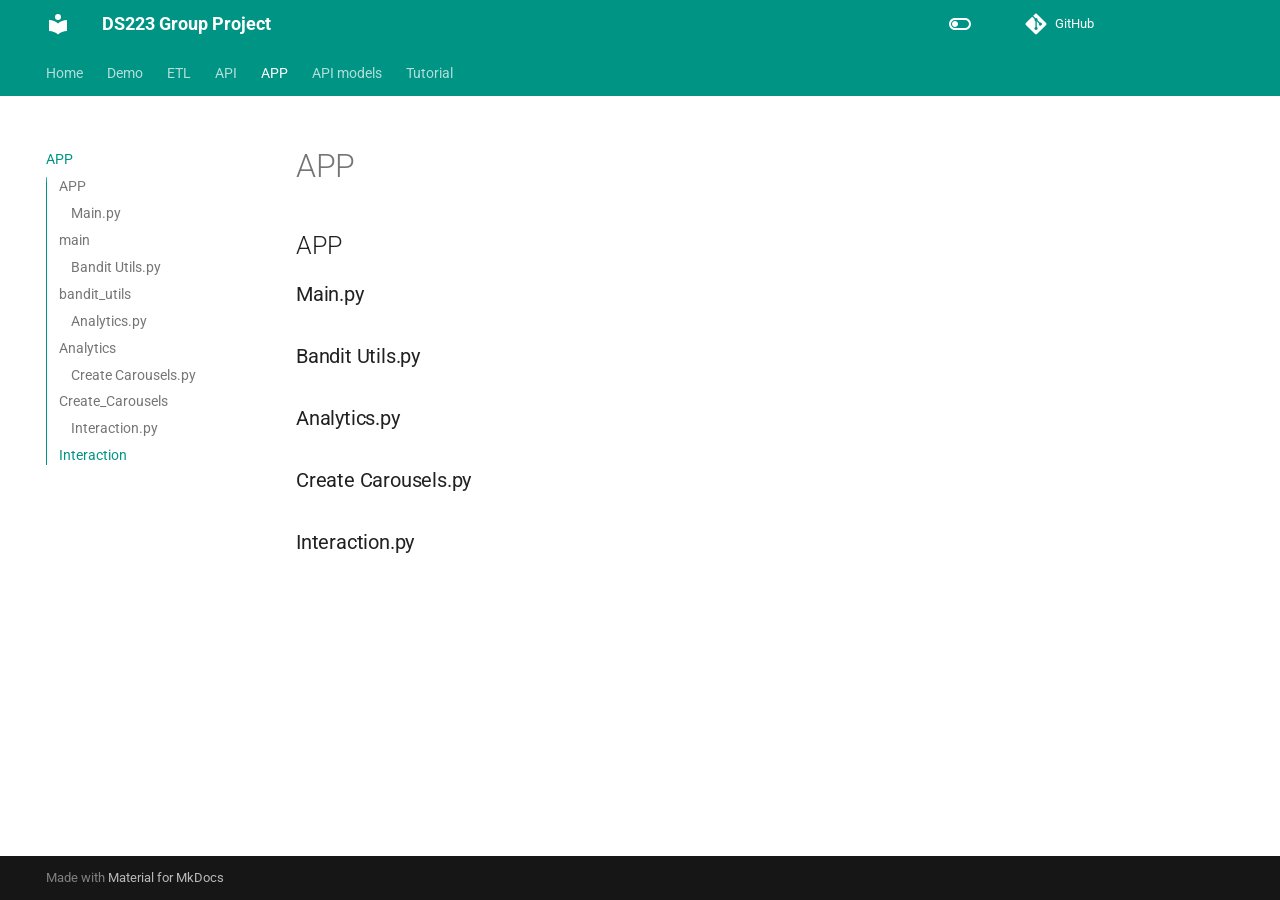
<file: app/index.html>
<!doctype html>
<html lang="en" class="no-js">
  <head>
    
      <meta charset="utf-8">
      <meta name="viewport" content="width=device-width,initial-scale=1">
      
      
      
        <link rel="canonical" href="https://hovhannisyan91.github.io/DS223_Bayesian_AB_Testing/app/">
      
      
        <link rel="prev" href="../api/">
      
      
        <link rel="next" href="../api_models/">
      
      
        
      
      
      <link rel="icon" href="../assets/images/favicon.png">
      <meta name="generator" content="mkdocs-1.6.1, mkdocs-material-9.8.2">
    
    
      
        <title>APP - DS223 Group Project</title>
      
    
    
      <link rel="stylesheet" href="../assets/stylesheets/main.57a0d79d.min.css">
      
        
        <link rel="stylesheet" href="../assets/stylesheets/palette.fb2fffe2.min.css">
      
      


    
    
      
    
    
      
        
        
        <link rel="preconnect" href="https://fonts.gstatic.com" crossorigin>
        <link rel="stylesheet" href="https://fonts.googleapis.com/css?family=Roboto:300,300i,400,400i,700,700i%7CRoboto+Mono:400,400i,700,700i&display=fallback">
        <style>:root{--md-text-font:"Roboto";--md-code-font:"Roboto Mono"}</style>
      
    
    
      <link rel="stylesheet" href="../assets/_mkdocstrings.css">
    
    <script>__md_scope=new URL("..",location),__md_hash=e=>[...e].reduce(((e,_)=>(e<<5)-e+_.charCodeAt(0)),0),__md_get=(e,_=localStorage,t=__md_scope)=>JSON.parse(_.getItem(t.pathname+"."+e)),__md_set=(e,_,t=localStorage,a=__md_scope)=>{try{t.setItem(a.pathname+"."+e,JSON.stringify(_))}catch(e){}}</script>
    
      

    
    
  </head>
  
  
    
    
      
    
    
    
    
    <body dir="ltr" data-md-color-scheme="default" data-md-color-primary="teal" data-md-color-accent="purple">
  
    
    <input class="md-toggle" data-md-toggle="drawer" type="checkbox" id="__drawer" autocomplete="off">
    <input class="md-toggle" data-md-toggle="search" type="checkbox" id="__search" autocomplete="off">
    <label class="md-overlay" for="__drawer"></label>
    <div data-md-component="skip">
      
        
        <a href="#app" class="md-skip">
          Skip to content
        </a>
      
    </div>
    <div data-md-component="announce">
      
    </div>
    
    
      

<header class="md-header" data-md-component="header">
  <nav class="md-header__inner md-grid" aria-label="Header">
    <a href=".." title="DS223 Group Project" class="md-header__button md-logo" aria-label="DS223 Group Project" data-md-component="logo">
      
  
  <svg xmlns="http://www.w3.org/2000/svg" viewBox="0 0 24 24"><path d="M12 8a3 3 0 0 0 3-3 3 3 0 0 0-3-3 3 3 0 0 0-3 3 3 3 0 0 0 3 3m0 3.54C9.64 9.35 6.5 8 3 8v11c3.5 0 6.64 1.35 9 3.54 2.36-2.19 5.5-3.54 9-3.54V8c-3.5 0-6.64 1.35-9 3.54"/></svg>

    </a>
    <label class="md-header__button md-icon" for="__drawer">
      
      <svg xmlns="http://www.w3.org/2000/svg" viewBox="0 0 24 24"><path d="M3 6h18v2H3zm0 5h18v2H3zm0 5h18v2H3z"/></svg>
    </label>
    <div class="md-header__title" data-md-component="header-title">
      <div class="md-header__ellipsis">
        <div class="md-header__topic">
          <span class="md-ellipsis">
            DS223 Group Project
          </span>
        </div>
        <div class="md-header__topic" data-md-component="header-topic">
          <span class="md-ellipsis">
            
              APP
            
          </span>
        </div>
      </div>
    </div>
    
      
        <form class="md-header__option" data-md-component="palette">
  
    
    
    
    <input class="md-option" data-md-color-media="" data-md-color-scheme="default" data-md-color-primary="teal" data-md-color-accent="purple"  aria-label="Switch to dark mode"  type="radio" name="__palette" id="__palette_0">
    
      <label class="md-header__button md-icon" title="Switch to dark mode" for="__palette_1" hidden>
        <svg xmlns="http://www.w3.org/2000/svg" viewBox="0 0 24 24"><path d="M17 6H7c-3.31 0-6 2.69-6 6s2.69 6 6 6h10c3.31 0 6-2.69 6-6s-2.69-6-6-6m0 10H7c-2.21 0-4-1.79-4-4s1.79-4 4-4h10c2.21 0 4 1.79 4 4s-1.79 4-4 4M7 9c-1.66 0-3 1.34-3 3s1.34 3 3 3 3-1.34 3-3-1.34-3-3-3"/></svg>
      </label>
    
  
    
    
    
    <input class="md-option" data-md-color-media="" data-md-color-scheme="slate" data-md-color-primary="teal" data-md-color-accent="lime"  aria-label="Switch to light mode"  type="radio" name="__palette" id="__palette_1">
    
      <label class="md-header__button md-icon" title="Switch to light mode" for="__palette_0" hidden>
        <svg xmlns="http://www.w3.org/2000/svg" viewBox="0 0 24 24"><path d="M17 7H7a5 5 0 0 0-5 5 5 5 0 0 0 5 5h10a5 5 0 0 0 5-5 5 5 0 0 0-5-5m0 8a3 3 0 0 1-3-3 3 3 0 0 1 3-3 3 3 0 0 1 3 3 3 3 0 0 1-3 3"/></svg>
      </label>
    
  
</form>
      
    
    
      <script>var palette=__md_get("__palette");if(palette&&palette.color){if("(prefers-color-scheme)"===palette.color.media){var media=matchMedia("(prefers-color-scheme: light)"),input=document.querySelector(media.matches?"[data-md-color-media='(prefers-color-scheme: light)']":"[data-md-color-media='(prefers-color-scheme: dark)']");palette.color.media=input.getAttribute("data-md-color-media"),palette.color.scheme=input.getAttribute("data-md-color-scheme"),palette.color.primary=input.getAttribute("data-md-color-primary"),palette.color.accent=input.getAttribute("data-md-color-accent")}for(var[key,value]of Object.entries(palette.color))document.body.setAttribute("data-md-color-"+key,value)}</script>
    
    
    
    
      <div class="md-header__source">
        <a href="https://github.com/hovhannisyan91/DS223_Bayesian_AB_Testing" title="Go to repository" class="md-source" data-md-component="source">
  <div class="md-source__icon md-icon">
    
    <svg xmlns="http://www.w3.org/2000/svg" viewBox="0 0 448 512"><!--! Font Awesome Free 7.1.0 by @fontawesome - https://fontawesome.com License - https://fontawesome.com/license/free (Icons: CC BY 4.0, Fonts: SIL OFL 1.1, Code: MIT License) Copyright 2025 Fonticons, Inc.--><path d="M439.6 236.1 244 40.5c-5.4-5.5-12.8-8.5-20.4-8.5s-15 3-20.4 8.4L162.5 81l51.5 51.5c27.1-9.1 52.7 16.8 43.4 43.7l49.7 49.7c34.2-11.8 61.2 31 35.5 56.7-26.5 26.5-70.2-2.9-56-37.3L240.3 199v121.9c25.3 12.5 22.3 41.8 9.1 55-6.4 6.4-15.2 10.1-24.3 10.1s-17.8-3.6-24.3-10.1c-17.6-17.6-11.1-46.9 11.2-56v-123c-20.8-8.5-24.6-30.7-18.6-45L142.6 101 8.5 235.1C3 240.6 0 247.9 0 255.5s3 15 8.5 20.4l195.6 195.7c5.4 5.4 12.7 8.4 20.4 8.4s15-3 20.4-8.4l194.7-194.7c5.4-5.4 8.4-12.8 8.4-20.4s-3-15-8.4-20.4"/></svg>
  </div>
  <div class="md-source__repository">
    GitHub
  </div>
</a>
      </div>
    
  </nav>
  
</header>
    
    <div class="md-container" data-md-component="container">
      
      
        
          
            
<nav class="md-tabs" aria-label="Tabs" data-md-component="tabs">
  <div class="md-grid">
    <ul class="md-tabs__list">
      
        
  
  
  
  
    <li class="md-tabs__item">
      <a href=".." class="md-tabs__link">
        
  
  
    
  
  Home

      </a>
    </li>
  

      
        
  
  
  
  
    <li class="md-tabs__item">
      <a href="../demo/" class="md-tabs__link">
        
  
  
    
  
  Demo

      </a>
    </li>
  

      
        
  
  
  
  
    <li class="md-tabs__item">
      <a href="../etl/" class="md-tabs__link">
        
  
  
    
  
  ETL

      </a>
    </li>
  

      
        
  
  
  
  
    <li class="md-tabs__item">
      <a href="../api/" class="md-tabs__link">
        
  
  
    
  
  API

      </a>
    </li>
  

      
        
  
  
  
    
  
  
    <li class="md-tabs__item md-tabs__item--active">
      <a href="./" class="md-tabs__link">
        
  
  
    
  
  APP

      </a>
    </li>
  

      
        
  
  
  
  
    <li class="md-tabs__item">
      <a href="../api_models/" class="md-tabs__link">
        
  
  
    
  
  API models

      </a>
    </li>
  

      
        
  
  
  
  
    <li class="md-tabs__item">
      <a href="https://hovhannisyan91.github.io/DS223_Bayesian_AB_Testing/tutorial/" class="md-tabs__link">
        
  
  
    
  
  Tutorial

      </a>
    </li>
  

      
    </ul>
  </div>
</nav>
          
        
      
      <main class="md-main" data-md-component="main">
        <div class="md-main__inner md-grid">
          
            
              
              <div class="md-sidebar md-sidebar--primary" data-md-component="sidebar" data-md-type="navigation" >
                <div class="md-sidebar__scrollwrap">
                  <div class="md-sidebar__inner">
                    


  


  

<nav class="md-nav md-nav--primary md-nav--lifted md-nav--integrated" aria-label="Navigation" data-md-level="0">
  <label class="md-nav__title" for="__drawer">
    <a href=".." title="DS223 Group Project" class="md-nav__button md-logo" aria-label="DS223 Group Project" data-md-component="logo">
      
  
  <svg xmlns="http://www.w3.org/2000/svg" viewBox="0 0 24 24"><path d="M12 8a3 3 0 0 0 3-3 3 3 0 0 0-3-3 3 3 0 0 0-3 3 3 3 0 0 0 3 3m0 3.54C9.64 9.35 6.5 8 3 8v11c3.5 0 6.64 1.35 9 3.54 2.36-2.19 5.5-3.54 9-3.54V8c-3.5 0-6.64 1.35-9 3.54"/></svg>

    </a>
    DS223 Group Project
  </label>
  
    <div class="md-nav__source">
      <a href="https://github.com/hovhannisyan91/DS223_Bayesian_AB_Testing" title="Go to repository" class="md-source" data-md-component="source">
  <div class="md-source__icon md-icon">
    
    <svg xmlns="http://www.w3.org/2000/svg" viewBox="0 0 448 512"><!--! Font Awesome Free 7.1.0 by @fontawesome - https://fontawesome.com License - https://fontawesome.com/license/free (Icons: CC BY 4.0, Fonts: SIL OFL 1.1, Code: MIT License) Copyright 2025 Fonticons, Inc.--><path d="M439.6 236.1 244 40.5c-5.4-5.5-12.8-8.5-20.4-8.5s-15 3-20.4 8.4L162.5 81l51.5 51.5c27.1-9.1 52.7 16.8 43.4 43.7l49.7 49.7c34.2-11.8 61.2 31 35.5 56.7-26.5 26.5-70.2-2.9-56-37.3L240.3 199v121.9c25.3 12.5 22.3 41.8 9.1 55-6.4 6.4-15.2 10.1-24.3 10.1s-17.8-3.6-24.3-10.1c-17.6-17.6-11.1-46.9 11.2-56v-123c-20.8-8.5-24.6-30.7-18.6-45L142.6 101 8.5 235.1C3 240.6 0 247.9 0 255.5s3 15 8.5 20.4l195.6 195.7c5.4 5.4 12.7 8.4 20.4 8.4s15-3 20.4-8.4l194.7-194.7c5.4-5.4 8.4-12.8 8.4-20.4s-3-15-8.4-20.4"/></svg>
  </div>
  <div class="md-source__repository">
    GitHub
  </div>
</a>
    </div>
  
  <ul class="md-nav__list" data-md-scrollfix>
    
      
      
  
  
  
  
    <li class="md-nav__item">
      <a href=".." class="md-nav__link">
        
  
  
  <span class="md-ellipsis">
    
  
    Home
  

    
  </span>
  
  

      </a>
    </li>
  

    
      
      
  
  
  
  
    <li class="md-nav__item">
      <a href="../demo/" class="md-nav__link">
        
  
  
  <span class="md-ellipsis">
    
  
    Demo
  

    
  </span>
  
  

      </a>
    </li>
  

    
      
      
  
  
  
  
    <li class="md-nav__item">
      <a href="../etl/" class="md-nav__link">
        
  
  
  <span class="md-ellipsis">
    
  
    ETL
  

    
  </span>
  
  

      </a>
    </li>
  

    
      
      
  
  
  
  
    <li class="md-nav__item">
      <a href="../api/" class="md-nav__link">
        
  
  
  <span class="md-ellipsis">
    
  
    API
  

    
  </span>
  
  

      </a>
    </li>
  

    
      
      
  
  
    
  
  
  
    <li class="md-nav__item md-nav__item--active">
      
      <input class="md-nav__toggle md-toggle" type="checkbox" id="__toc">
      
      
      
        <label class="md-nav__link md-nav__link--active" for="__toc">
          
  
  
  <span class="md-ellipsis">
    
  
    APP
  

    
  </span>
  
  

          <span class="md-nav__icon md-icon"></span>
        </label>
      
      <a href="./" class="md-nav__link md-nav__link--active">
        
  
  
  <span class="md-ellipsis">
    
  
    APP
  

    
  </span>
  
  

      </a>
      
        

<nav class="md-nav md-nav--secondary" aria-label="Table of contents">
  
  
  
  
    <label class="md-nav__title" for="__toc">
      <span class="md-nav__icon md-icon"></span>
      Table of contents
    </label>
    <ul class="md-nav__list" data-md-component="toc" data-md-scrollfix>
      
        <li class="md-nav__item">
  <a href="#app" class="md-nav__link">
    <span class="md-ellipsis">
      
        APP
      
    </span>
  </a>
  
    <nav class="md-nav" aria-label="APP">
      <ul class="md-nav__list">
        
          <li class="md-nav__item">
  <a href="#mainpy" class="md-nav__link">
    <span class="md-ellipsis">
      
        Main.py
      
    </span>
  </a>
  
</li>
        
      </ul>
    </nav>
  
</li>
      
        <li class="md-nav__item">
  <a href="#app.front.main" class="md-nav__link">
    <span class="md-ellipsis">
      
        main
      
    </span>
  </a>
  
    <nav class="md-nav" aria-label="main">
      <ul class="md-nav__list">
        
          <li class="md-nav__item">
  <a href="#bandit-utilspy" class="md-nav__link">
    <span class="md-ellipsis">
      
        Bandit Utils.py
      
    </span>
  </a>
  
</li>
        
      </ul>
    </nav>
  
</li>
      
        <li class="md-nav__item">
  <a href="#app.front.bandit_utils" class="md-nav__link">
    <span class="md-ellipsis">
      
        bandit_utils
      
    </span>
  </a>
  
    <nav class="md-nav" aria-label="bandit_utils">
      <ul class="md-nav__list">
        
          <li class="md-nav__item">
  <a href="#analyticspy" class="md-nav__link">
    <span class="md-ellipsis">
      
        Analytics.py
      
    </span>
  </a>
  
</li>
        
      </ul>
    </nav>
  
</li>
      
        <li class="md-nav__item">
  <a href="#app.front.pages.Analytics" class="md-nav__link">
    <span class="md-ellipsis">
      
        Analytics
      
    </span>
  </a>
  
    <nav class="md-nav" aria-label="Analytics">
      <ul class="md-nav__list">
        
          <li class="md-nav__item">
  <a href="#create-carouselspy" class="md-nav__link">
    <span class="md-ellipsis">
      
        Create Carousels.py
      
    </span>
  </a>
  
</li>
        
      </ul>
    </nav>
  
</li>
      
        <li class="md-nav__item">
  <a href="#app.front.pages.Create_Carousels" class="md-nav__link">
    <span class="md-ellipsis">
      
        Create_Carousels
      
    </span>
  </a>
  
    <nav class="md-nav" aria-label="Create_Carousels">
      <ul class="md-nav__list">
        
          <li class="md-nav__item">
  <a href="#interactionpy" class="md-nav__link">
    <span class="md-ellipsis">
      
        Interaction.py
      
    </span>
  </a>
  
</li>
        
      </ul>
    </nav>
  
</li>
      
        <li class="md-nav__item">
  <a href="#app.front.pages.Interaction" class="md-nav__link">
    <span class="md-ellipsis">
      
        Interaction
      
    </span>
  </a>
  
</li>
      
    </ul>
  
</nav>
      
    </li>
  

    
      
      
  
  
  
  
    <li class="md-nav__item">
      <a href="../api_models/" class="md-nav__link">
        
  
  
  <span class="md-ellipsis">
    
  
    API models
  

    
  </span>
  
  

      </a>
    </li>
  

    
      
      
  
  
  
  
    <li class="md-nav__item">
      <a href="https://hovhannisyan91.github.io/DS223_Bayesian_AB_Testing/tutorial/" class="md-nav__link">
        
  
  
  <span class="md-ellipsis">
    
  
    Tutorial
  

    
  </span>
  
  

      </a>
    </li>
  

    
  </ul>
</nav>
                  </div>
                </div>
              </div>
            
            
          
          
            <div class="md-content" data-md-component="content">
              
              <article class="md-content__inner md-typeset">
                
                  


  
  


  <h1>APP</h1>

<h2 id="app">APP</h2>
<h3 id="mainpy">Main.py</h3>


<div class="doc doc-object doc-module">



<a id="app.front.main"></a>
    <div class="doc doc-contents first">










<div class="doc doc-children">












  </div>

    </div>

</div><h3 id="bandit-utilspy">Bandit Utils.py</h3>


<div class="doc doc-object doc-module">



<a id="app.front.bandit_utils"></a>
    <div class="doc doc-contents first">










<div class="doc doc-children">












  </div>

    </div>

</div><h3 id="analyticspy">Analytics.py</h3>


<div class="doc doc-object doc-module">



<a id="app.front.pages.Analytics"></a>
    <div class="doc doc-contents first">










<div class="doc doc-children">












  </div>

    </div>

</div><h3 id="create-carouselspy">Create Carousels.py</h3>


<div class="doc doc-object doc-module">



<a id="app.front.pages.Create_Carousels"></a>
    <div class="doc doc-contents first">










<div class="doc doc-children">












  </div>

    </div>

</div><h3 id="interactionpy">Interaction.py</h3>


<div class="doc doc-object doc-module">



<a id="app.front.pages.Interaction"></a>
    <div class="doc doc-contents first">










<div class="doc doc-children">












  </div>

    </div>

</div>












                
              </article>
            </div>
          
          
  <script>var tabs=__md_get("__tabs");if(Array.isArray(tabs))e:for(var set of document.querySelectorAll(".tabbed-set")){var labels=set.querySelector(".tabbed-labels");for(var tab of tabs)for(var label of labels.getElementsByTagName("label"))if(label.innerText.trim()===tab){var input=document.getElementById(label.htmlFor);input.checked=!0;continue e}}</script>

<script>var target=document.getElementById(location.hash.slice(1));target&&target.name&&(target.checked=target.name.startsWith("__tabbed_"))</script>
        </div>
        
          <button type="button" class="md-top md-icon" data-md-component="top" hidden>
  
  <svg xmlns="http://www.w3.org/2000/svg" viewBox="0 0 24 24"><path d="M13 20h-2V8l-5.5 5.5-1.42-1.42L12 4.16l7.92 7.92-1.42 1.42L13 8z"/></svg>
  Back to top
</button>
        
      </main>
      
        <footer class="md-footer">
  
  <div class="md-footer-meta md-typeset">
    <div class="md-footer-meta__inner md-grid">
      <div class="md-copyright">
  
  
    Made with
    <a href="https://squidfunk.github.io/mkdocs-material/" target="_blank" rel="noopener">
      Material for MkDocs
    </a>
  
</div>
      
    </div>
  </div>
</footer>
      
    </div>
    <div class="md-dialog" data-md-component="dialog">
      <div class="md-dialog__inner md-typeset"></div>
    </div>
    
    
    
      
      
      <script id="__config" type="application/json">{"annotate": null, "base": "..", "features": ["navigation.tabs", "navigation.sections", "toc.integrate", "navigation.top", "search.suggest", "search.highlight", "content.tabs.link", "content.code.annotation", "content.code.copy"], "search": "../assets/javascripts/workers/search.a7633da7.min.js", "tags": null, "translations": {"clipboard.copied": "Copied to clipboard", "clipboard.copy": "Copy to clipboard", "search.result.more.one": "1 more on this page", "search.result.more.other": "# more on this page", "search.result.none": "No matching documents", "search.result.one": "1 matching document", "search.result.other": "# matching documents", "search.result.placeholder": "Type to start searching", "search.result.term.missing": "Missing", "select.version": "Select version"}, "version": null}</script>
    
    
      <script src="../assets/javascripts/bundle.a5f9d56c.min.js"></script>
      
    
  </body>
</html>
</file>
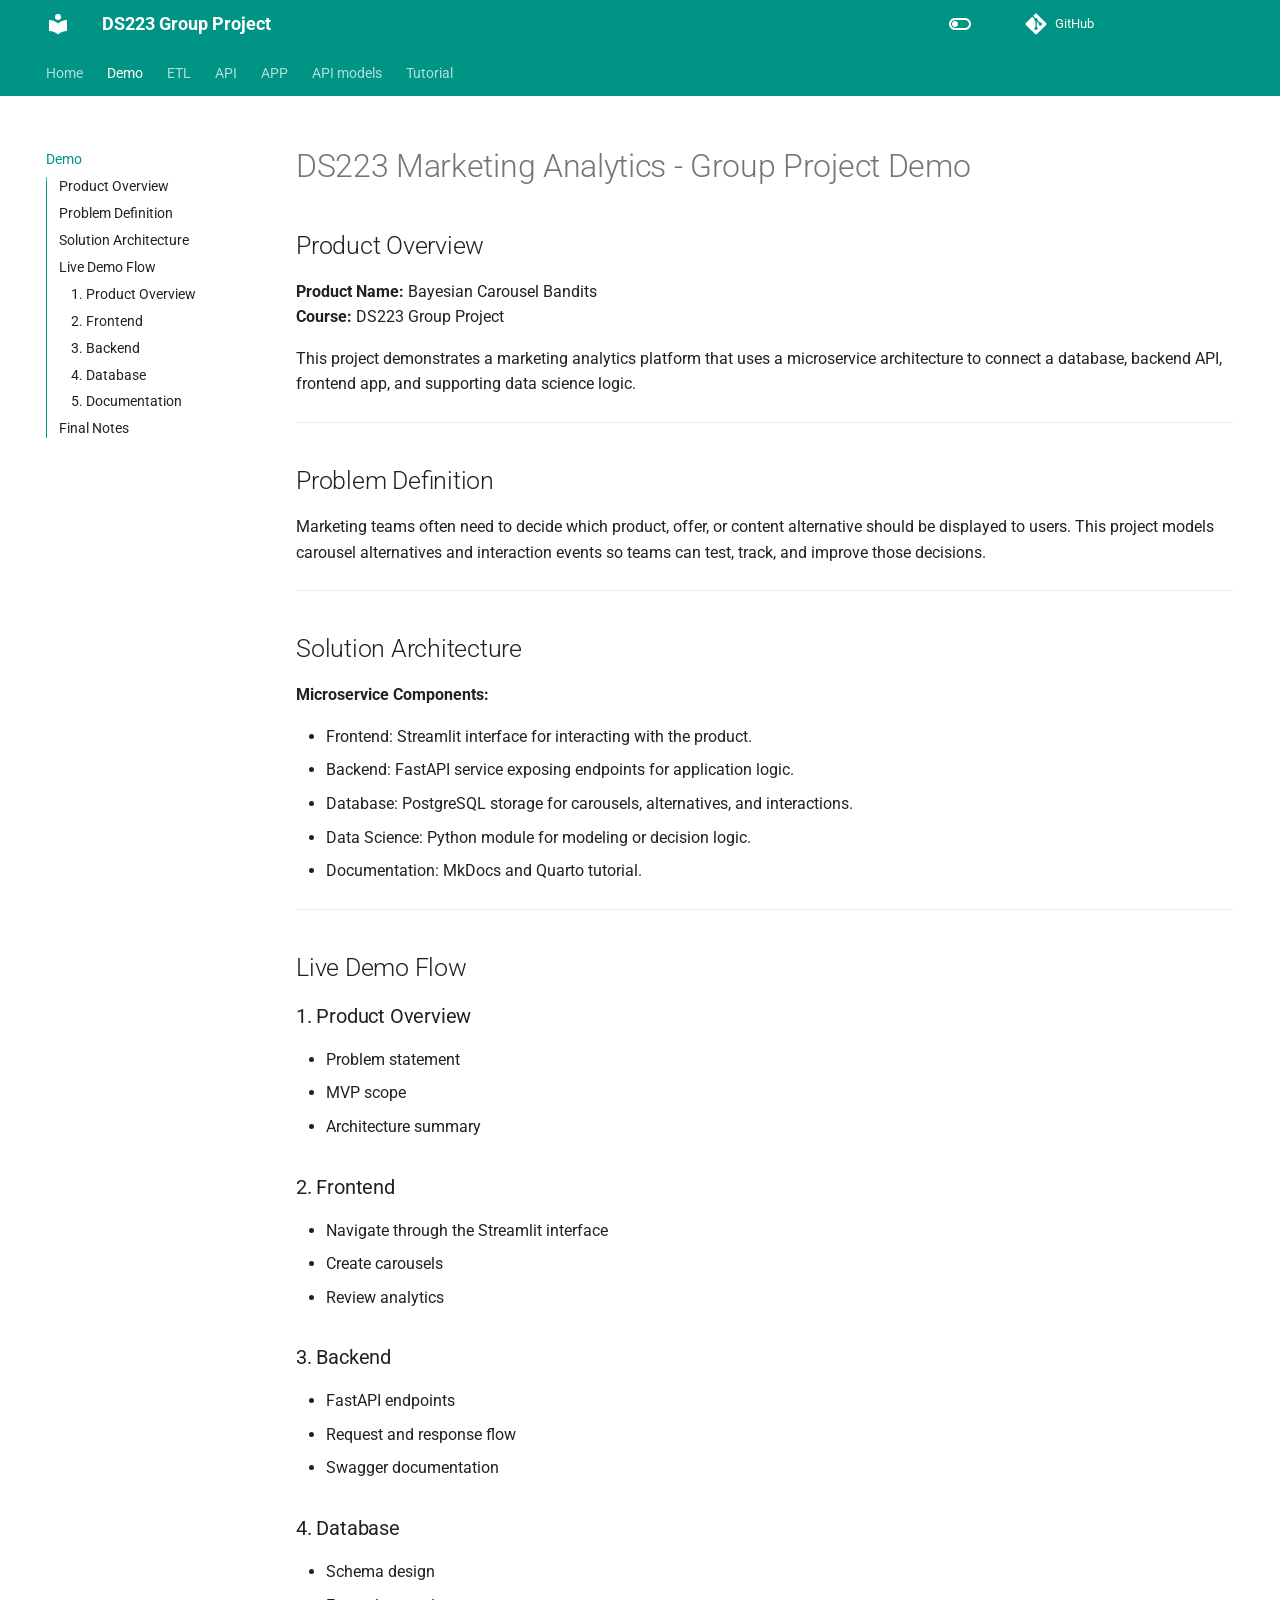
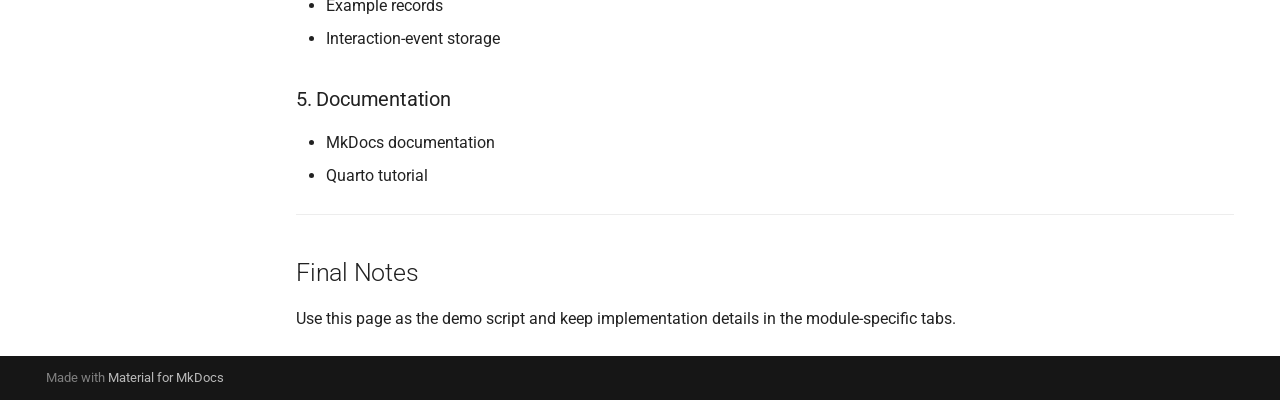
<file: demo/index.html>
<!doctype html>
<html lang="en" class="no-js">
  <head>
    
      <meta charset="utf-8">
      <meta name="viewport" content="width=device-width,initial-scale=1">
      
      
      
        <link rel="canonical" href="https://hovhannisyan91.github.io/DS223_Bayesian_AB_Testing/demo/">
      
      
        <link rel="prev" href="..">
      
      
        <link rel="next" href="../etl/">
      
      
        
      
      
      <link rel="icon" href="../assets/images/favicon.png">
      <meta name="generator" content="mkdocs-1.6.1, mkdocs-material-9.8.2">
    
    
      
        <title>Demo - DS223 Group Project</title>
      
    
    
      <link rel="stylesheet" href="../assets/stylesheets/main.57a0d79d.min.css">
      
        
        <link rel="stylesheet" href="../assets/stylesheets/palette.fb2fffe2.min.css">
      
      


    
    
      
    
    
      
        
        
        <link rel="preconnect" href="https://fonts.gstatic.com" crossorigin>
        <link rel="stylesheet" href="https://fonts.googleapis.com/css?family=Roboto:300,300i,400,400i,700,700i%7CRoboto+Mono:400,400i,700,700i&display=fallback">
        <style>:root{--md-text-font:"Roboto";--md-code-font:"Roboto Mono"}</style>
      
    
    
      <link rel="stylesheet" href="../assets/_mkdocstrings.css">
    
    <script>__md_scope=new URL("..",location),__md_hash=e=>[...e].reduce(((e,_)=>(e<<5)-e+_.charCodeAt(0)),0),__md_get=(e,_=localStorage,t=__md_scope)=>JSON.parse(_.getItem(t.pathname+"."+e)),__md_set=(e,_,t=localStorage,a=__md_scope)=>{try{t.setItem(a.pathname+"."+e,JSON.stringify(_))}catch(e){}}</script>
    
      

    
    
  </head>
  
  
    
    
      
    
    
    
    
    <body dir="ltr" data-md-color-scheme="default" data-md-color-primary="teal" data-md-color-accent="purple">
  
    
    <input class="md-toggle" data-md-toggle="drawer" type="checkbox" id="__drawer" autocomplete="off">
    <input class="md-toggle" data-md-toggle="search" type="checkbox" id="__search" autocomplete="off">
    <label class="md-overlay" for="__drawer"></label>
    <div data-md-component="skip">
      
        
        <a href="#ds223-marketing-analytics-group-project-demo" class="md-skip">
          Skip to content
        </a>
      
    </div>
    <div data-md-component="announce">
      
    </div>
    
    
      

<header class="md-header" data-md-component="header">
  <nav class="md-header__inner md-grid" aria-label="Header">
    <a href=".." title="DS223 Group Project" class="md-header__button md-logo" aria-label="DS223 Group Project" data-md-component="logo">
      
  
  <svg xmlns="http://www.w3.org/2000/svg" viewBox="0 0 24 24"><path d="M12 8a3 3 0 0 0 3-3 3 3 0 0 0-3-3 3 3 0 0 0-3 3 3 3 0 0 0 3 3m0 3.54C9.64 9.35 6.5 8 3 8v11c3.5 0 6.64 1.35 9 3.54 2.36-2.19 5.5-3.54 9-3.54V8c-3.5 0-6.64 1.35-9 3.54"/></svg>

    </a>
    <label class="md-header__button md-icon" for="__drawer">
      
      <svg xmlns="http://www.w3.org/2000/svg" viewBox="0 0 24 24"><path d="M3 6h18v2H3zm0 5h18v2H3zm0 5h18v2H3z"/></svg>
    </label>
    <div class="md-header__title" data-md-component="header-title">
      <div class="md-header__ellipsis">
        <div class="md-header__topic">
          <span class="md-ellipsis">
            DS223 Group Project
          </span>
        </div>
        <div class="md-header__topic" data-md-component="header-topic">
          <span class="md-ellipsis">
            
              Demo
            
          </span>
        </div>
      </div>
    </div>
    
      
        <form class="md-header__option" data-md-component="palette">
  
    
    
    
    <input class="md-option" data-md-color-media="" data-md-color-scheme="default" data-md-color-primary="teal" data-md-color-accent="purple"  aria-label="Switch to dark mode"  type="radio" name="__palette" id="__palette_0">
    
      <label class="md-header__button md-icon" title="Switch to dark mode" for="__palette_1" hidden>
        <svg xmlns="http://www.w3.org/2000/svg" viewBox="0 0 24 24"><path d="M17 6H7c-3.31 0-6 2.69-6 6s2.69 6 6 6h10c3.31 0 6-2.69 6-6s-2.69-6-6-6m0 10H7c-2.21 0-4-1.79-4-4s1.79-4 4-4h10c2.21 0 4 1.79 4 4s-1.79 4-4 4M7 9c-1.66 0-3 1.34-3 3s1.34 3 3 3 3-1.34 3-3-1.34-3-3-3"/></svg>
      </label>
    
  
    
    
    
    <input class="md-option" data-md-color-media="" data-md-color-scheme="slate" data-md-color-primary="teal" data-md-color-accent="lime"  aria-label="Switch to light mode"  type="radio" name="__palette" id="__palette_1">
    
      <label class="md-header__button md-icon" title="Switch to light mode" for="__palette_0" hidden>
        <svg xmlns="http://www.w3.org/2000/svg" viewBox="0 0 24 24"><path d="M17 7H7a5 5 0 0 0-5 5 5 5 0 0 0 5 5h10a5 5 0 0 0 5-5 5 5 0 0 0-5-5m0 8a3 3 0 0 1-3-3 3 3 0 0 1 3-3 3 3 0 0 1 3 3 3 3 0 0 1-3 3"/></svg>
      </label>
    
  
</form>
      
    
    
      <script>var palette=__md_get("__palette");if(palette&&palette.color){if("(prefers-color-scheme)"===palette.color.media){var media=matchMedia("(prefers-color-scheme: light)"),input=document.querySelector(media.matches?"[data-md-color-media='(prefers-color-scheme: light)']":"[data-md-color-media='(prefers-color-scheme: dark)']");palette.color.media=input.getAttribute("data-md-color-media"),palette.color.scheme=input.getAttribute("data-md-color-scheme"),palette.color.primary=input.getAttribute("data-md-color-primary"),palette.color.accent=input.getAttribute("data-md-color-accent")}for(var[key,value]of Object.entries(palette.color))document.body.setAttribute("data-md-color-"+key,value)}</script>
    
    
    
    
      <div class="md-header__source">
        <a href="https://github.com/hovhannisyan91/DS223_Bayesian_AB_Testing" title="Go to repository" class="md-source" data-md-component="source">
  <div class="md-source__icon md-icon">
    
    <svg xmlns="http://www.w3.org/2000/svg" viewBox="0 0 448 512"><!--! Font Awesome Free 7.1.0 by @fontawesome - https://fontawesome.com License - https://fontawesome.com/license/free (Icons: CC BY 4.0, Fonts: SIL OFL 1.1, Code: MIT License) Copyright 2025 Fonticons, Inc.--><path d="M439.6 236.1 244 40.5c-5.4-5.5-12.8-8.5-20.4-8.5s-15 3-20.4 8.4L162.5 81l51.5 51.5c27.1-9.1 52.7 16.8 43.4 43.7l49.7 49.7c34.2-11.8 61.2 31 35.5 56.7-26.5 26.5-70.2-2.9-56-37.3L240.3 199v121.9c25.3 12.5 22.3 41.8 9.1 55-6.4 6.4-15.2 10.1-24.3 10.1s-17.8-3.6-24.3-10.1c-17.6-17.6-11.1-46.9 11.2-56v-123c-20.8-8.5-24.6-30.7-18.6-45L142.6 101 8.5 235.1C3 240.6 0 247.9 0 255.5s3 15 8.5 20.4l195.6 195.7c5.4 5.4 12.7 8.4 20.4 8.4s15-3 20.4-8.4l194.7-194.7c5.4-5.4 8.4-12.8 8.4-20.4s-3-15-8.4-20.4"/></svg>
  </div>
  <div class="md-source__repository">
    GitHub
  </div>
</a>
      </div>
    
  </nav>
  
</header>
    
    <div class="md-container" data-md-component="container">
      
      
        
          
            
<nav class="md-tabs" aria-label="Tabs" data-md-component="tabs">
  <div class="md-grid">
    <ul class="md-tabs__list">
      
        
  
  
  
  
    <li class="md-tabs__item">
      <a href=".." class="md-tabs__link">
        
  
  
    
  
  Home

      </a>
    </li>
  

      
        
  
  
  
    
  
  
    <li class="md-tabs__item md-tabs__item--active">
      <a href="./" class="md-tabs__link">
        
  
  
    
  
  Demo

      </a>
    </li>
  

      
        
  
  
  
  
    <li class="md-tabs__item">
      <a href="../etl/" class="md-tabs__link">
        
  
  
    
  
  ETL

      </a>
    </li>
  

      
        
  
  
  
  
    <li class="md-tabs__item">
      <a href="../api/" class="md-tabs__link">
        
  
  
    
  
  API

      </a>
    </li>
  

      
        
  
  
  
  
    <li class="md-tabs__item">
      <a href="../app/" class="md-tabs__link">
        
  
  
    
  
  APP

      </a>
    </li>
  

      
        
  
  
  
  
    <li class="md-tabs__item">
      <a href="../api_models/" class="md-tabs__link">
        
  
  
    
  
  API models

      </a>
    </li>
  

      
        
  
  
  
  
    <li class="md-tabs__item">
      <a href="https://hovhannisyan91.github.io/DS223_Bayesian_AB_Testing/tutorial/" class="md-tabs__link">
        
  
  
    
  
  Tutorial

      </a>
    </li>
  

      
    </ul>
  </div>
</nav>
          
        
      
      <main class="md-main" data-md-component="main">
        <div class="md-main__inner md-grid">
          
            
              
              <div class="md-sidebar md-sidebar--primary" data-md-component="sidebar" data-md-type="navigation" >
                <div class="md-sidebar__scrollwrap">
                  <div class="md-sidebar__inner">
                    


  


  

<nav class="md-nav md-nav--primary md-nav--lifted md-nav--integrated" aria-label="Navigation" data-md-level="0">
  <label class="md-nav__title" for="__drawer">
    <a href=".." title="DS223 Group Project" class="md-nav__button md-logo" aria-label="DS223 Group Project" data-md-component="logo">
      
  
  <svg xmlns="http://www.w3.org/2000/svg" viewBox="0 0 24 24"><path d="M12 8a3 3 0 0 0 3-3 3 3 0 0 0-3-3 3 3 0 0 0-3 3 3 3 0 0 0 3 3m0 3.54C9.64 9.35 6.5 8 3 8v11c3.5 0 6.64 1.35 9 3.54 2.36-2.19 5.5-3.54 9-3.54V8c-3.5 0-6.64 1.35-9 3.54"/></svg>

    </a>
    DS223 Group Project
  </label>
  
    <div class="md-nav__source">
      <a href="https://github.com/hovhannisyan91/DS223_Bayesian_AB_Testing" title="Go to repository" class="md-source" data-md-component="source">
  <div class="md-source__icon md-icon">
    
    <svg xmlns="http://www.w3.org/2000/svg" viewBox="0 0 448 512"><!--! Font Awesome Free 7.1.0 by @fontawesome - https://fontawesome.com License - https://fontawesome.com/license/free (Icons: CC BY 4.0, Fonts: SIL OFL 1.1, Code: MIT License) Copyright 2025 Fonticons, Inc.--><path d="M439.6 236.1 244 40.5c-5.4-5.5-12.8-8.5-20.4-8.5s-15 3-20.4 8.4L162.5 81l51.5 51.5c27.1-9.1 52.7 16.8 43.4 43.7l49.7 49.7c34.2-11.8 61.2 31 35.5 56.7-26.5 26.5-70.2-2.9-56-37.3L240.3 199v121.9c25.3 12.5 22.3 41.8 9.1 55-6.4 6.4-15.2 10.1-24.3 10.1s-17.8-3.6-24.3-10.1c-17.6-17.6-11.1-46.9 11.2-56v-123c-20.8-8.5-24.6-30.7-18.6-45L142.6 101 8.5 235.1C3 240.6 0 247.9 0 255.5s3 15 8.5 20.4l195.6 195.7c5.4 5.4 12.7 8.4 20.4 8.4s15-3 20.4-8.4l194.7-194.7c5.4-5.4 8.4-12.8 8.4-20.4s-3-15-8.4-20.4"/></svg>
  </div>
  <div class="md-source__repository">
    GitHub
  </div>
</a>
    </div>
  
  <ul class="md-nav__list" data-md-scrollfix>
    
      
      
  
  
  
  
    <li class="md-nav__item">
      <a href=".." class="md-nav__link">
        
  
  
  <span class="md-ellipsis">
    
  
    Home
  

    
  </span>
  
  

      </a>
    </li>
  

    
      
      
  
  
    
  
  
  
    <li class="md-nav__item md-nav__item--active">
      
      <input class="md-nav__toggle md-toggle" type="checkbox" id="__toc">
      
      
        
      
      
        <label class="md-nav__link md-nav__link--active" for="__toc">
          
  
  
  <span class="md-ellipsis">
    
  
    Demo
  

    
  </span>
  
  

          <span class="md-nav__icon md-icon"></span>
        </label>
      
      <a href="./" class="md-nav__link md-nav__link--active">
        
  
  
  <span class="md-ellipsis">
    
  
    Demo
  

    
  </span>
  
  

      </a>
      
        

<nav class="md-nav md-nav--secondary" aria-label="Table of contents">
  
  
  
    
  
  
    <label class="md-nav__title" for="__toc">
      <span class="md-nav__icon md-icon"></span>
      Table of contents
    </label>
    <ul class="md-nav__list" data-md-component="toc" data-md-scrollfix>
      
        <li class="md-nav__item">
  <a href="#product-overview" class="md-nav__link">
    <span class="md-ellipsis">
      
        Product Overview
      
    </span>
  </a>
  
</li>
      
        <li class="md-nav__item">
  <a href="#problem-definition" class="md-nav__link">
    <span class="md-ellipsis">
      
        Problem Definition
      
    </span>
  </a>
  
</li>
      
        <li class="md-nav__item">
  <a href="#solution-architecture" class="md-nav__link">
    <span class="md-ellipsis">
      
        Solution Architecture
      
    </span>
  </a>
  
</li>
      
        <li class="md-nav__item">
  <a href="#live-demo-flow" class="md-nav__link">
    <span class="md-ellipsis">
      
        Live Demo Flow
      
    </span>
  </a>
  
    <nav class="md-nav" aria-label="Live Demo Flow">
      <ul class="md-nav__list">
        
          <li class="md-nav__item">
  <a href="#1-product-overview" class="md-nav__link">
    <span class="md-ellipsis">
      
        1. Product Overview
      
    </span>
  </a>
  
</li>
        
          <li class="md-nav__item">
  <a href="#2-frontend" class="md-nav__link">
    <span class="md-ellipsis">
      
        2. Frontend
      
    </span>
  </a>
  
</li>
        
          <li class="md-nav__item">
  <a href="#3-backend" class="md-nav__link">
    <span class="md-ellipsis">
      
        3. Backend
      
    </span>
  </a>
  
</li>
        
          <li class="md-nav__item">
  <a href="#4-database" class="md-nav__link">
    <span class="md-ellipsis">
      
        4. Database
      
    </span>
  </a>
  
</li>
        
          <li class="md-nav__item">
  <a href="#5-documentation" class="md-nav__link">
    <span class="md-ellipsis">
      
        5. Documentation
      
    </span>
  </a>
  
</li>
        
      </ul>
    </nav>
  
</li>
      
        <li class="md-nav__item">
  <a href="#final-notes" class="md-nav__link">
    <span class="md-ellipsis">
      
        Final Notes
      
    </span>
  </a>
  
</li>
      
    </ul>
  
</nav>
      
    </li>
  

    
      
      
  
  
  
  
    <li class="md-nav__item">
      <a href="../etl/" class="md-nav__link">
        
  
  
  <span class="md-ellipsis">
    
  
    ETL
  

    
  </span>
  
  

      </a>
    </li>
  

    
      
      
  
  
  
  
    <li class="md-nav__item">
      <a href="../api/" class="md-nav__link">
        
  
  
  <span class="md-ellipsis">
    
  
    API
  

    
  </span>
  
  

      </a>
    </li>
  

    
      
      
  
  
  
  
    <li class="md-nav__item">
      <a href="../app/" class="md-nav__link">
        
  
  
  <span class="md-ellipsis">
    
  
    APP
  

    
  </span>
  
  

      </a>
    </li>
  

    
      
      
  
  
  
  
    <li class="md-nav__item">
      <a href="../api_models/" class="md-nav__link">
        
  
  
  <span class="md-ellipsis">
    
  
    API models
  

    
  </span>
  
  

      </a>
    </li>
  

    
      
      
  
  
  
  
    <li class="md-nav__item">
      <a href="https://hovhannisyan91.github.io/DS223_Bayesian_AB_Testing/tutorial/" class="md-nav__link">
        
  
  
  <span class="md-ellipsis">
    
  
    Tutorial
  

    
  </span>
  
  

      </a>
    </li>
  

    
  </ul>
</nav>
                  </div>
                </div>
              </div>
            
            
          
          
            <div class="md-content" data-md-component="content">
              
              <article class="md-content__inner md-typeset">
                
                  


  
  


<h1 id="ds223-marketing-analytics-group-project-demo">DS223 Marketing Analytics - Group Project Demo</h1>
<h2 id="product-overview">Product Overview</h2>
<p><strong>Product Name:</strong> Bayesian Carousel Bandits<br />
<strong>Course:</strong> DS223 Group Project  </p>
<p>This project demonstrates a marketing analytics platform that uses a microservice architecture to connect a database, backend API, frontend app, and supporting data science logic.</p>
<hr />
<h2 id="problem-definition">Problem Definition</h2>
<p>Marketing teams often need to decide which product, offer, or content alternative should be displayed to users. This project models carousel alternatives and interaction events so teams can test, track, and improve those decisions.</p>
<hr />
<h2 id="solution-architecture">Solution Architecture</h2>
<p><strong>Microservice Components:</strong></p>
<ul>
<li>Frontend: Streamlit interface for interacting with the product.</li>
<li>Backend: FastAPI service exposing endpoints for application logic.</li>
<li>Database: PostgreSQL storage for carousels, alternatives, and interactions.</li>
<li>Data Science: Python module for modeling or decision logic.</li>
<li>Documentation: MkDocs and Quarto tutorial.</li>
</ul>
<hr />
<h2 id="live-demo-flow">Live Demo Flow</h2>
<h3 id="1-product-overview">1. Product Overview</h3>
<ul>
<li>Problem statement</li>
<li>MVP scope</li>
<li>Architecture summary</li>
</ul>
<h3 id="2-frontend">2. Frontend</h3>
<ul>
<li>Navigate through the Streamlit interface</li>
<li>Create carousels</li>
<li>Review analytics</li>
</ul>
<h3 id="3-backend">3. Backend</h3>
<ul>
<li>FastAPI endpoints</li>
<li>Request and response flow</li>
<li>Swagger documentation</li>
</ul>
<h3 id="4-database">4. Database</h3>
<ul>
<li>Schema design</li>
<li>Example records</li>
<li>Interaction-event storage</li>
</ul>
<h3 id="5-documentation">5. Documentation</h3>
<ul>
<li>MkDocs documentation</li>
<li>Quarto tutorial</li>
</ul>
<hr />
<h2 id="final-notes">Final Notes</h2>
<p>Use this page as the demo script and keep implementation details in the module-specific tabs.</p>












                
              </article>
            </div>
          
          
  <script>var tabs=__md_get("__tabs");if(Array.isArray(tabs))e:for(var set of document.querySelectorAll(".tabbed-set")){var labels=set.querySelector(".tabbed-labels");for(var tab of tabs)for(var label of labels.getElementsByTagName("label"))if(label.innerText.trim()===tab){var input=document.getElementById(label.htmlFor);input.checked=!0;continue e}}</script>

<script>var target=document.getElementById(location.hash.slice(1));target&&target.name&&(target.checked=target.name.startsWith("__tabbed_"))</script>
        </div>
        
          <button type="button" class="md-top md-icon" data-md-component="top" hidden>
  
  <svg xmlns="http://www.w3.org/2000/svg" viewBox="0 0 24 24"><path d="M13 20h-2V8l-5.5 5.5-1.42-1.42L12 4.16l7.92 7.92-1.42 1.42L13 8z"/></svg>
  Back to top
</button>
        
      </main>
      
        <footer class="md-footer">
  
  <div class="md-footer-meta md-typeset">
    <div class="md-footer-meta__inner md-grid">
      <div class="md-copyright">
  
  
    Made with
    <a href="https://squidfunk.github.io/mkdocs-material/" target="_blank" rel="noopener">
      Material for MkDocs
    </a>
  
</div>
      
    </div>
  </div>
</footer>
      
    </div>
    <div class="md-dialog" data-md-component="dialog">
      <div class="md-dialog__inner md-typeset"></div>
    </div>
    
    
    
      
      
      <script id="__config" type="application/json">{"annotate": null, "base": "..", "features": ["navigation.tabs", "navigation.sections", "toc.integrate", "navigation.top", "search.suggest", "search.highlight", "content.tabs.link", "content.code.annotation", "content.code.copy"], "search": "../assets/javascripts/workers/search.a7633da7.min.js", "tags": null, "translations": {"clipboard.copied": "Copied to clipboard", "clipboard.copy": "Copy to clipboard", "search.result.more.one": "1 more on this page", "search.result.more.other": "# more on this page", "search.result.none": "No matching documents", "search.result.one": "1 matching document", "search.result.other": "# matching documents", "search.result.placeholder": "Type to start searching", "search.result.term.missing": "Missing", "select.version": "Select version"}, "version": null}</script>
    
    
      <script src="../assets/javascripts/bundle.a5f9d56c.min.js"></script>
      
    
  </body>
</html>
</file>
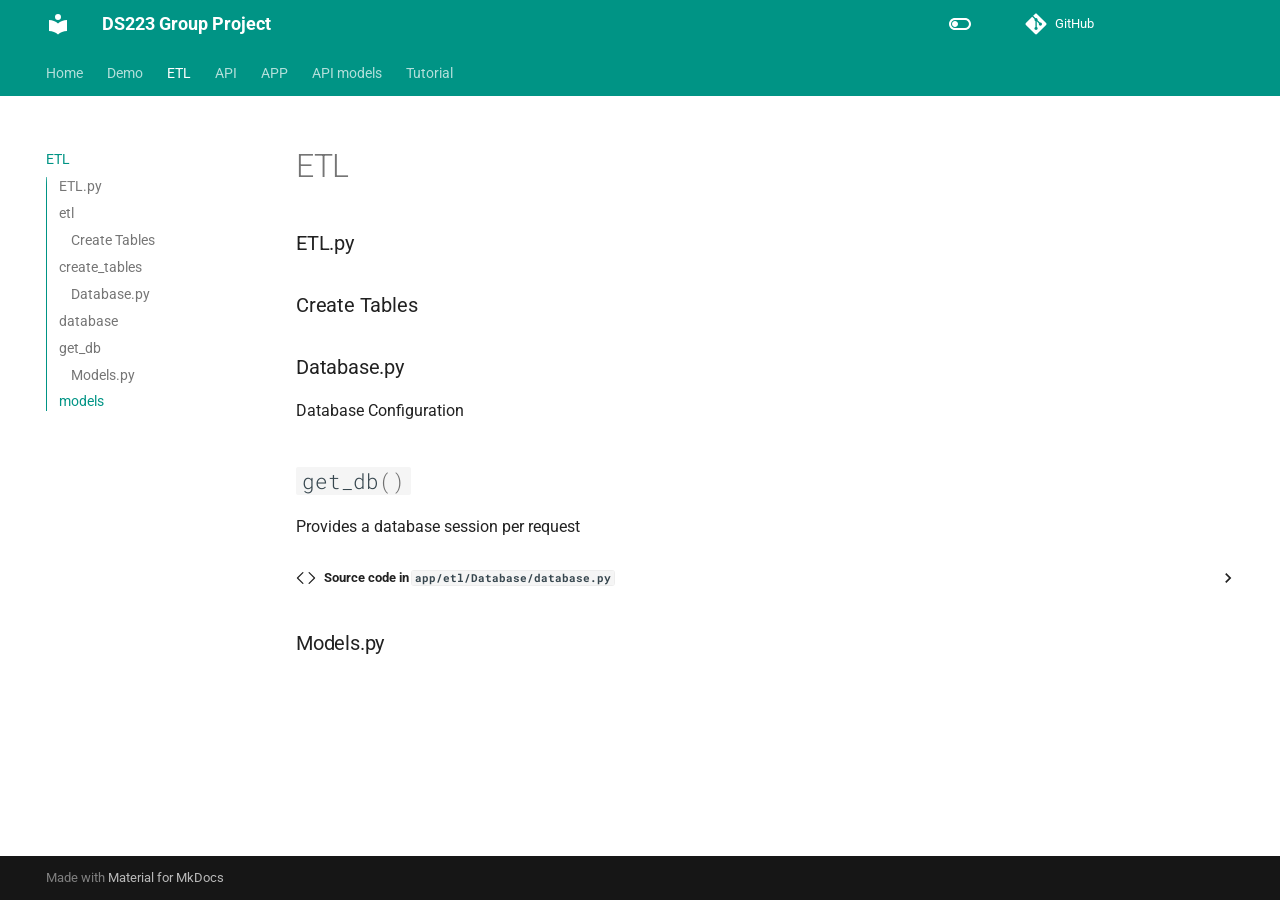
<file: etl/index.html>
<!doctype html>
<html lang="en" class="no-js">
  <head>
    
      <meta charset="utf-8">
      <meta name="viewport" content="width=device-width,initial-scale=1">
      
      
      
        <link rel="canonical" href="https://hovhannisyan91.github.io/DS223_Bayesian_AB_Testing/etl/">
      
      
        <link rel="prev" href="../demo/">
      
      
        <link rel="next" href="../api/">
      
      
        
      
      
      <link rel="icon" href="../assets/images/favicon.png">
      <meta name="generator" content="mkdocs-1.6.1, mkdocs-material-9.8.2">
    
    
      
        <title>ETL - DS223 Group Project</title>
      
    
    
      <link rel="stylesheet" href="../assets/stylesheets/main.57a0d79d.min.css">
      
        
        <link rel="stylesheet" href="../assets/stylesheets/palette.fb2fffe2.min.css">
      
      


    
    
      
    
    
      
        
        
        <link rel="preconnect" href="https://fonts.gstatic.com" crossorigin>
        <link rel="stylesheet" href="https://fonts.googleapis.com/css?family=Roboto:300,300i,400,400i,700,700i%7CRoboto+Mono:400,400i,700,700i&display=fallback">
        <style>:root{--md-text-font:"Roboto";--md-code-font:"Roboto Mono"}</style>
      
    
    
      <link rel="stylesheet" href="../assets/_mkdocstrings.css">
    
    <script>__md_scope=new URL("..",location),__md_hash=e=>[...e].reduce(((e,_)=>(e<<5)-e+_.charCodeAt(0)),0),__md_get=(e,_=localStorage,t=__md_scope)=>JSON.parse(_.getItem(t.pathname+"."+e)),__md_set=(e,_,t=localStorage,a=__md_scope)=>{try{t.setItem(a.pathname+"."+e,JSON.stringify(_))}catch(e){}}</script>
    
      

    
    
  </head>
  
  
    
    
      
    
    
    
    
    <body dir="ltr" data-md-color-scheme="default" data-md-color-primary="teal" data-md-color-accent="purple">
  
    
    <input class="md-toggle" data-md-toggle="drawer" type="checkbox" id="__drawer" autocomplete="off">
    <input class="md-toggle" data-md-toggle="search" type="checkbox" id="__search" autocomplete="off">
    <label class="md-overlay" for="__drawer"></label>
    <div data-md-component="skip">
      
        
        <a href="#etl" class="md-skip">
          Skip to content
        </a>
      
    </div>
    <div data-md-component="announce">
      
    </div>
    
    
      

<header class="md-header" data-md-component="header">
  <nav class="md-header__inner md-grid" aria-label="Header">
    <a href=".." title="DS223 Group Project" class="md-header__button md-logo" aria-label="DS223 Group Project" data-md-component="logo">
      
  
  <svg xmlns="http://www.w3.org/2000/svg" viewBox="0 0 24 24"><path d="M12 8a3 3 0 0 0 3-3 3 3 0 0 0-3-3 3 3 0 0 0-3 3 3 3 0 0 0 3 3m0 3.54C9.64 9.35 6.5 8 3 8v11c3.5 0 6.64 1.35 9 3.54 2.36-2.19 5.5-3.54 9-3.54V8c-3.5 0-6.64 1.35-9 3.54"/></svg>

    </a>
    <label class="md-header__button md-icon" for="__drawer">
      
      <svg xmlns="http://www.w3.org/2000/svg" viewBox="0 0 24 24"><path d="M3 6h18v2H3zm0 5h18v2H3zm0 5h18v2H3z"/></svg>
    </label>
    <div class="md-header__title" data-md-component="header-title">
      <div class="md-header__ellipsis">
        <div class="md-header__topic">
          <span class="md-ellipsis">
            DS223 Group Project
          </span>
        </div>
        <div class="md-header__topic" data-md-component="header-topic">
          <span class="md-ellipsis">
            
              ETL
            
          </span>
        </div>
      </div>
    </div>
    
      
        <form class="md-header__option" data-md-component="palette">
  
    
    
    
    <input class="md-option" data-md-color-media="" data-md-color-scheme="default" data-md-color-primary="teal" data-md-color-accent="purple"  aria-label="Switch to dark mode"  type="radio" name="__palette" id="__palette_0">
    
      <label class="md-header__button md-icon" title="Switch to dark mode" for="__palette_1" hidden>
        <svg xmlns="http://www.w3.org/2000/svg" viewBox="0 0 24 24"><path d="M17 6H7c-3.31 0-6 2.69-6 6s2.69 6 6 6h10c3.31 0 6-2.69 6-6s-2.69-6-6-6m0 10H7c-2.21 0-4-1.79-4-4s1.79-4 4-4h10c2.21 0 4 1.79 4 4s-1.79 4-4 4M7 9c-1.66 0-3 1.34-3 3s1.34 3 3 3 3-1.34 3-3-1.34-3-3-3"/></svg>
      </label>
    
  
    
    
    
    <input class="md-option" data-md-color-media="" data-md-color-scheme="slate" data-md-color-primary="teal" data-md-color-accent="lime"  aria-label="Switch to light mode"  type="radio" name="__palette" id="__palette_1">
    
      <label class="md-header__button md-icon" title="Switch to light mode" for="__palette_0" hidden>
        <svg xmlns="http://www.w3.org/2000/svg" viewBox="0 0 24 24"><path d="M17 7H7a5 5 0 0 0-5 5 5 5 0 0 0 5 5h10a5 5 0 0 0 5-5 5 5 0 0 0-5-5m0 8a3 3 0 0 1-3-3 3 3 0 0 1 3-3 3 3 0 0 1 3 3 3 3 0 0 1-3 3"/></svg>
      </label>
    
  
</form>
      
    
    
      <script>var palette=__md_get("__palette");if(palette&&palette.color){if("(prefers-color-scheme)"===palette.color.media){var media=matchMedia("(prefers-color-scheme: light)"),input=document.querySelector(media.matches?"[data-md-color-media='(prefers-color-scheme: light)']":"[data-md-color-media='(prefers-color-scheme: dark)']");palette.color.media=input.getAttribute("data-md-color-media"),palette.color.scheme=input.getAttribute("data-md-color-scheme"),palette.color.primary=input.getAttribute("data-md-color-primary"),palette.color.accent=input.getAttribute("data-md-color-accent")}for(var[key,value]of Object.entries(palette.color))document.body.setAttribute("data-md-color-"+key,value)}</script>
    
    
    
    
      <div class="md-header__source">
        <a href="https://github.com/hovhannisyan91/DS223_Bayesian_AB_Testing" title="Go to repository" class="md-source" data-md-component="source">
  <div class="md-source__icon md-icon">
    
    <svg xmlns="http://www.w3.org/2000/svg" viewBox="0 0 448 512"><!--! Font Awesome Free 7.1.0 by @fontawesome - https://fontawesome.com License - https://fontawesome.com/license/free (Icons: CC BY 4.0, Fonts: SIL OFL 1.1, Code: MIT License) Copyright 2025 Fonticons, Inc.--><path d="M439.6 236.1 244 40.5c-5.4-5.5-12.8-8.5-20.4-8.5s-15 3-20.4 8.4L162.5 81l51.5 51.5c27.1-9.1 52.7 16.8 43.4 43.7l49.7 49.7c34.2-11.8 61.2 31 35.5 56.7-26.5 26.5-70.2-2.9-56-37.3L240.3 199v121.9c25.3 12.5 22.3 41.8 9.1 55-6.4 6.4-15.2 10.1-24.3 10.1s-17.8-3.6-24.3-10.1c-17.6-17.6-11.1-46.9 11.2-56v-123c-20.8-8.5-24.6-30.7-18.6-45L142.6 101 8.5 235.1C3 240.6 0 247.9 0 255.5s3 15 8.5 20.4l195.6 195.7c5.4 5.4 12.7 8.4 20.4 8.4s15-3 20.4-8.4l194.7-194.7c5.4-5.4 8.4-12.8 8.4-20.4s-3-15-8.4-20.4"/></svg>
  </div>
  <div class="md-source__repository">
    GitHub
  </div>
</a>
      </div>
    
  </nav>
  
</header>
    
    <div class="md-container" data-md-component="container">
      
      
        
          
            
<nav class="md-tabs" aria-label="Tabs" data-md-component="tabs">
  <div class="md-grid">
    <ul class="md-tabs__list">
      
        
  
  
  
  
    <li class="md-tabs__item">
      <a href=".." class="md-tabs__link">
        
  
  
    
  
  Home

      </a>
    </li>
  

      
        
  
  
  
  
    <li class="md-tabs__item">
      <a href="../demo/" class="md-tabs__link">
        
  
  
    
  
  Demo

      </a>
    </li>
  

      
        
  
  
  
    
  
  
    <li class="md-tabs__item md-tabs__item--active">
      <a href="./" class="md-tabs__link">
        
  
  
    
  
  ETL

      </a>
    </li>
  

      
        
  
  
  
  
    <li class="md-tabs__item">
      <a href="../api/" class="md-tabs__link">
        
  
  
    
  
  API

      </a>
    </li>
  

      
        
  
  
  
  
    <li class="md-tabs__item">
      <a href="../app/" class="md-tabs__link">
        
  
  
    
  
  APP

      </a>
    </li>
  

      
        
  
  
  
  
    <li class="md-tabs__item">
      <a href="../api_models/" class="md-tabs__link">
        
  
  
    
  
  API models

      </a>
    </li>
  

      
        
  
  
  
  
    <li class="md-tabs__item">
      <a href="https://hovhannisyan91.github.io/DS223_Bayesian_AB_Testing/tutorial/" class="md-tabs__link">
        
  
  
    
  
  Tutorial

      </a>
    </li>
  

      
    </ul>
  </div>
</nav>
          
        
      
      <main class="md-main" data-md-component="main">
        <div class="md-main__inner md-grid">
          
            
              
              <div class="md-sidebar md-sidebar--primary" data-md-component="sidebar" data-md-type="navigation" >
                <div class="md-sidebar__scrollwrap">
                  <div class="md-sidebar__inner">
                    


  


  

<nav class="md-nav md-nav--primary md-nav--lifted md-nav--integrated" aria-label="Navigation" data-md-level="0">
  <label class="md-nav__title" for="__drawer">
    <a href=".." title="DS223 Group Project" class="md-nav__button md-logo" aria-label="DS223 Group Project" data-md-component="logo">
      
  
  <svg xmlns="http://www.w3.org/2000/svg" viewBox="0 0 24 24"><path d="M12 8a3 3 0 0 0 3-3 3 3 0 0 0-3-3 3 3 0 0 0-3 3 3 3 0 0 0 3 3m0 3.54C9.64 9.35 6.5 8 3 8v11c3.5 0 6.64 1.35 9 3.54 2.36-2.19 5.5-3.54 9-3.54V8c-3.5 0-6.64 1.35-9 3.54"/></svg>

    </a>
    DS223 Group Project
  </label>
  
    <div class="md-nav__source">
      <a href="https://github.com/hovhannisyan91/DS223_Bayesian_AB_Testing" title="Go to repository" class="md-source" data-md-component="source">
  <div class="md-source__icon md-icon">
    
    <svg xmlns="http://www.w3.org/2000/svg" viewBox="0 0 448 512"><!--! Font Awesome Free 7.1.0 by @fontawesome - https://fontawesome.com License - https://fontawesome.com/license/free (Icons: CC BY 4.0, Fonts: SIL OFL 1.1, Code: MIT License) Copyright 2025 Fonticons, Inc.--><path d="M439.6 236.1 244 40.5c-5.4-5.5-12.8-8.5-20.4-8.5s-15 3-20.4 8.4L162.5 81l51.5 51.5c27.1-9.1 52.7 16.8 43.4 43.7l49.7 49.7c34.2-11.8 61.2 31 35.5 56.7-26.5 26.5-70.2-2.9-56-37.3L240.3 199v121.9c25.3 12.5 22.3 41.8 9.1 55-6.4 6.4-15.2 10.1-24.3 10.1s-17.8-3.6-24.3-10.1c-17.6-17.6-11.1-46.9 11.2-56v-123c-20.8-8.5-24.6-30.7-18.6-45L142.6 101 8.5 235.1C3 240.6 0 247.9 0 255.5s3 15 8.5 20.4l195.6 195.7c5.4 5.4 12.7 8.4 20.4 8.4s15-3 20.4-8.4l194.7-194.7c5.4-5.4 8.4-12.8 8.4-20.4s-3-15-8.4-20.4"/></svg>
  </div>
  <div class="md-source__repository">
    GitHub
  </div>
</a>
    </div>
  
  <ul class="md-nav__list" data-md-scrollfix>
    
      
      
  
  
  
  
    <li class="md-nav__item">
      <a href=".." class="md-nav__link">
        
  
  
  <span class="md-ellipsis">
    
  
    Home
  

    
  </span>
  
  

      </a>
    </li>
  

    
      
      
  
  
  
  
    <li class="md-nav__item">
      <a href="../demo/" class="md-nav__link">
        
  
  
  <span class="md-ellipsis">
    
  
    Demo
  

    
  </span>
  
  

      </a>
    </li>
  

    
      
      
  
  
    
  
  
  
    <li class="md-nav__item md-nav__item--active">
      
      <input class="md-nav__toggle md-toggle" type="checkbox" id="__toc">
      
      
        
      
      
        <label class="md-nav__link md-nav__link--active" for="__toc">
          
  
  
  <span class="md-ellipsis">
    
  
    ETL
  

    
  </span>
  
  

          <span class="md-nav__icon md-icon"></span>
        </label>
      
      <a href="./" class="md-nav__link md-nav__link--active">
        
  
  
  <span class="md-ellipsis">
    
  
    ETL
  

    
  </span>
  
  

      </a>
      
        

<nav class="md-nav md-nav--secondary" aria-label="Table of contents">
  
  
  
    
  
  
    <label class="md-nav__title" for="__toc">
      <span class="md-nav__icon md-icon"></span>
      Table of contents
    </label>
    <ul class="md-nav__list" data-md-component="toc" data-md-scrollfix>
      
        <li class="md-nav__item">
  <a href="#etlpy" class="md-nav__link">
    <span class="md-ellipsis">
      
        ETL.py
      
    </span>
  </a>
  
</li>
      
        <li class="md-nav__item">
  <a href="#app.etl.etl" class="md-nav__link">
    <span class="md-ellipsis">
      
        etl
      
    </span>
  </a>
  
    <nav class="md-nav" aria-label="etl">
      <ul class="md-nav__list">
        
          <li class="md-nav__item">
  <a href="#create-tables" class="md-nav__link">
    <span class="md-ellipsis">
      
        Create Tables
      
    </span>
  </a>
  
</li>
        
      </ul>
    </nav>
  
</li>
      
        <li class="md-nav__item">
  <a href="#app.etl.create_tables" class="md-nav__link">
    <span class="md-ellipsis">
      
        create_tables
      
    </span>
  </a>
  
    <nav class="md-nav" aria-label="create_tables">
      <ul class="md-nav__list">
        
          <li class="md-nav__item">
  <a href="#databasepy" class="md-nav__link">
    <span class="md-ellipsis">
      
        Database.py
      
    </span>
  </a>
  
</li>
        
      </ul>
    </nav>
  
</li>
      
        <li class="md-nav__item">
  <a href="#app.etl.Database.database" class="md-nav__link">
    <span class="md-ellipsis">
      
        database
      
    </span>
  </a>
  
</li>
      
        <li class="md-nav__item">
  <a href="#app.etl.Database.database.get_db" class="md-nav__link">
    <span class="md-ellipsis">
      
        get_db
      
    </span>
  </a>
  
    <nav class="md-nav" aria-label="get_db">
      <ul class="md-nav__list">
        
          <li class="md-nav__item">
  <a href="#modelspy" class="md-nav__link">
    <span class="md-ellipsis">
      
        Models.py
      
    </span>
  </a>
  
</li>
        
      </ul>
    </nav>
  
</li>
      
        <li class="md-nav__item">
  <a href="#app.etl.Database.models" class="md-nav__link">
    <span class="md-ellipsis">
      
        models
      
    </span>
  </a>
  
</li>
      
    </ul>
  
</nav>
      
    </li>
  

    
      
      
  
  
  
  
    <li class="md-nav__item">
      <a href="../api/" class="md-nav__link">
        
  
  
  <span class="md-ellipsis">
    
  
    API
  

    
  </span>
  
  

      </a>
    </li>
  

    
      
      
  
  
  
  
    <li class="md-nav__item">
      <a href="../app/" class="md-nav__link">
        
  
  
  <span class="md-ellipsis">
    
  
    APP
  

    
  </span>
  
  

      </a>
    </li>
  

    
      
      
  
  
  
  
    <li class="md-nav__item">
      <a href="../api_models/" class="md-nav__link">
        
  
  
  <span class="md-ellipsis">
    
  
    API models
  

    
  </span>
  
  

      </a>
    </li>
  

    
      
      
  
  
  
  
    <li class="md-nav__item">
      <a href="https://hovhannisyan91.github.io/DS223_Bayesian_AB_Testing/tutorial/" class="md-nav__link">
        
  
  
  <span class="md-ellipsis">
    
  
    Tutorial
  

    
  </span>
  
  

      </a>
    </li>
  

    
  </ul>
</nav>
                  </div>
                </div>
              </div>
            
            
          
          
            <div class="md-content" data-md-component="content">
              
              <article class="md-content__inner md-typeset">
                
                  


  
  


<h1 id="etl">ETL</h1>
<h3 id="etlpy">ETL.py</h3>


<div class="doc doc-object doc-module">



<a id="app.etl.etl"></a>
    <div class="doc doc-contents first">










<div class="doc doc-children">












  </div>

    </div>

</div><h3 id="create-tables">Create Tables</h3>


<div class="doc doc-object doc-module">



<a id="app.etl.create_tables"></a>
    <div class="doc doc-contents first">










<div class="doc doc-children">












  </div>

    </div>

</div><h3 id="databasepy">Database.py</h3>


<div class="doc doc-object doc-module">



<a id="app.etl.Database.database"></a>
    <div class="doc doc-contents first">

        <p>Database Configuration</p>










<div class="doc doc-children">










<div class="doc doc-object doc-function">


<h2 id="app.etl.Database.database.get_db" class="doc doc-heading">
            <code class="highlight language-python"><span class="n">get_db</span><span class="p">()</span></code>

</h2>


    <div class="doc doc-contents ">

        <p>Provides a database session per request</p>


            <details class="mkdocstrings-source">
              <summary>Source code in <code>app/etl/Database/database.py</code></summary>
              <div class="highlight"><table class="highlighttable"><tr><td class="linenos"><div class="linenodiv"><pre><span></span><span class="normal">73</span>
<span class="normal">74</span>
<span class="normal">75</span>
<span class="normal">76</span>
<span class="normal">77</span>
<span class="normal">78</span>
<span class="normal">79</span>
<span class="normal">80</span>
<span class="normal">81</span></pre></div></td><td class="code"><div><pre><span></span><code><span class="k">def</span><span class="w"> </span><span class="nf">get_db</span><span class="p">():</span>
<span class="w">    </span><span class="sd">"""</span>
<span class="sd">    Provides a database session per request</span>
<span class="sd">    """</span>
    <span class="n">db</span> <span class="o">=</span> <span class="n">SessionLocal</span><span class="p">()</span>
    <span class="k">try</span><span class="p">:</span>
        <span class="k">yield</span> <span class="n">db</span>
    <span class="k">finally</span><span class="p">:</span>
        <span class="n">db</span><span class="o">.</span><span class="n">close</span><span class="p">()</span>
</code></pre></div></td></tr></table></div>
            </details>
    </div>

</div>



  </div>

    </div>

</div><h3 id="modelspy">Models.py</h3>


<div class="doc doc-object doc-module">



<a id="app.etl.Database.models"></a>
    <div class="doc doc-contents first">










<div class="doc doc-children">












  </div>

    </div>

</div>












                
              </article>
            </div>
          
          
  <script>var tabs=__md_get("__tabs");if(Array.isArray(tabs))e:for(var set of document.querySelectorAll(".tabbed-set")){var labels=set.querySelector(".tabbed-labels");for(var tab of tabs)for(var label of labels.getElementsByTagName("label"))if(label.innerText.trim()===tab){var input=document.getElementById(label.htmlFor);input.checked=!0;continue e}}</script>

<script>var target=document.getElementById(location.hash.slice(1));target&&target.name&&(target.checked=target.name.startsWith("__tabbed_"))</script>
        </div>
        
          <button type="button" class="md-top md-icon" data-md-component="top" hidden>
  
  <svg xmlns="http://www.w3.org/2000/svg" viewBox="0 0 24 24"><path d="M13 20h-2V8l-5.5 5.5-1.42-1.42L12 4.16l7.92 7.92-1.42 1.42L13 8z"/></svg>
  Back to top
</button>
        
      </main>
      
        <footer class="md-footer">
  
  <div class="md-footer-meta md-typeset">
    <div class="md-footer-meta__inner md-grid">
      <div class="md-copyright">
  
  
    Made with
    <a href="https://squidfunk.github.io/mkdocs-material/" target="_blank" rel="noopener">
      Material for MkDocs
    </a>
  
</div>
      
    </div>
  </div>
</footer>
      
    </div>
    <div class="md-dialog" data-md-component="dialog">
      <div class="md-dialog__inner md-typeset"></div>
    </div>
    
    
    
      
      
      <script id="__config" type="application/json">{"annotate": null, "base": "..", "features": ["navigation.tabs", "navigation.sections", "toc.integrate", "navigation.top", "search.suggest", "search.highlight", "content.tabs.link", "content.code.annotation", "content.code.copy"], "search": "../assets/javascripts/workers/search.a7633da7.min.js", "tags": null, "translations": {"clipboard.copied": "Copied to clipboard", "clipboard.copy": "Copy to clipboard", "search.result.more.one": "1 more on this page", "search.result.more.other": "# more on this page", "search.result.none": "No matching documents", "search.result.one": "1 matching document", "search.result.other": "# matching documents", "search.result.placeholder": "Type to start searching", "search.result.term.missing": "Missing", "select.version": "Select version"}, "version": null}</script>
    
    
      <script src="../assets/javascripts/bundle.a5f9d56c.min.js"></script>
      
    
  </body>
</html>
</file>
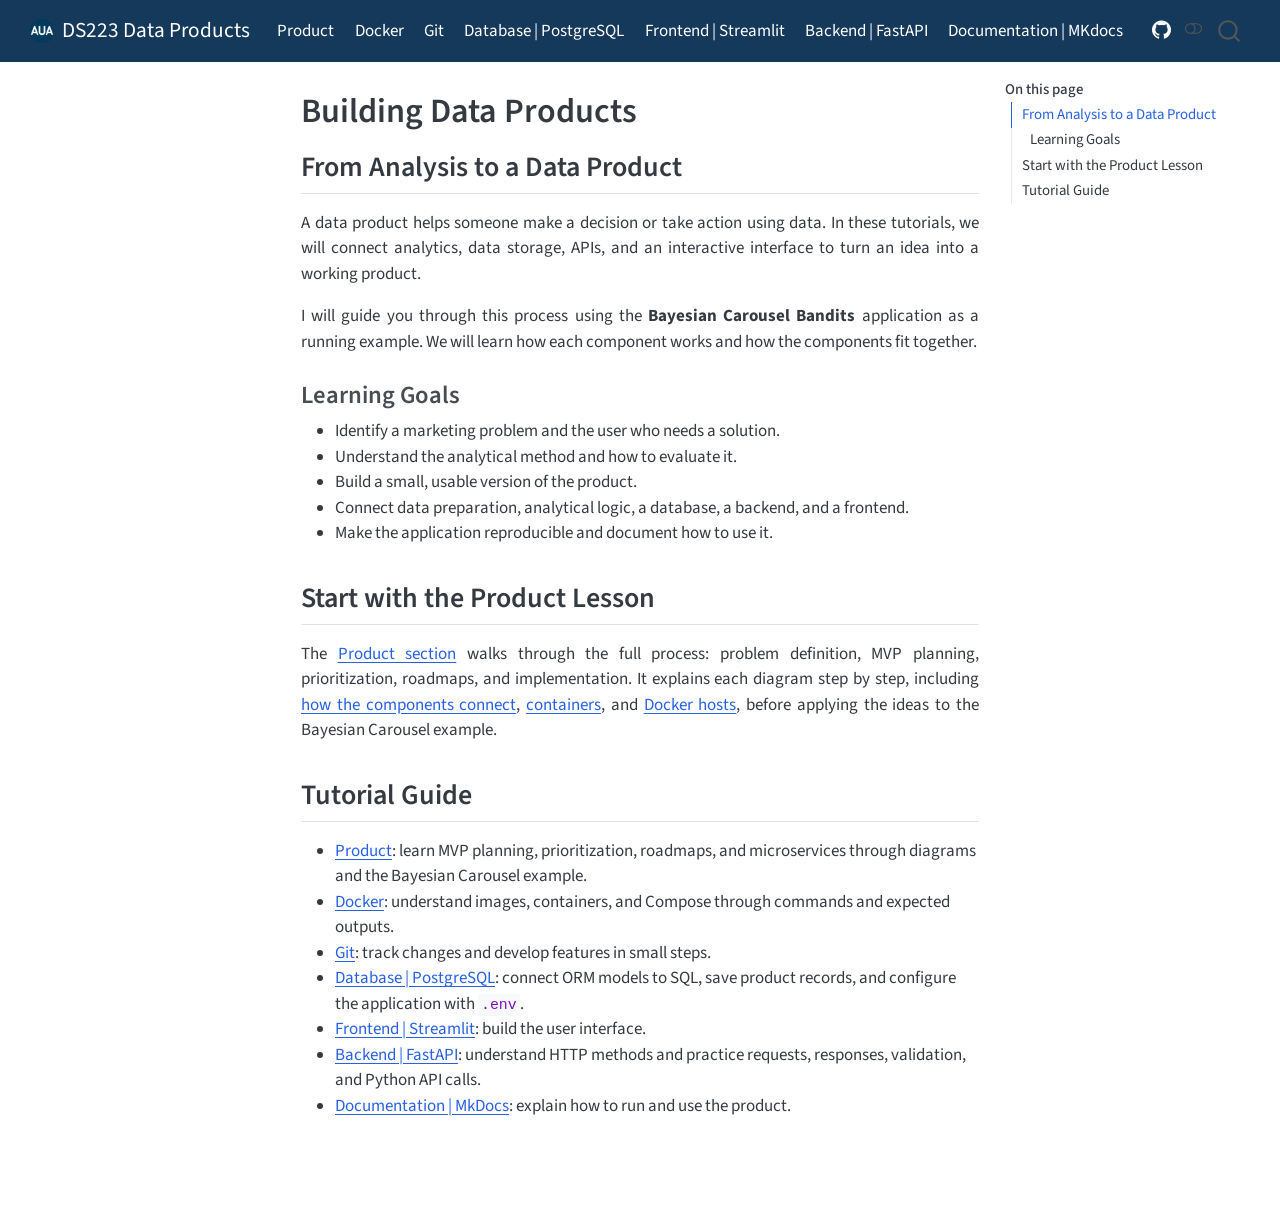
<file: tutorial/index.html>
<!DOCTYPE html>
<html xmlns="http://www.w3.org/1999/xhtml" lang="en" xml:lang="en"><head>

<meta charset="utf-8">
<meta name="generator" content="quarto-1.6.39">

<meta name="viewport" content="width=device-width, initial-scale=1.0, user-scalable=yes">


<title>Building Data Products – DS223 Data Products</title>
<style>
code{white-space: pre-wrap;}
span.smallcaps{font-variant: small-caps;}
div.columns{display: flex; gap: min(4vw, 1.5em);}
div.column{flex: auto; overflow-x: auto;}
div.hanging-indent{margin-left: 1.5em; text-indent: -1.5em;}
ul.task-list{list-style: none;}
ul.task-list li input[type="checkbox"] {
  width: 0.8em;
  margin: 0 0.8em 0.2em -1em; /* quarto-specific, see https://github.com/quarto-dev/quarto-cli/issues/4556 */ 
  vertical-align: middle;
}
</style>


<script src="site_libs/quarto-nav/quarto-nav.js"></script>
<script src="site_libs/quarto-nav/headroom.min.js"></script>
<script src="site_libs/clipboard/clipboard.min.js"></script>
<script src="site_libs/quarto-search/autocomplete.umd.js"></script>
<script src="site_libs/quarto-search/fuse.min.js"></script>
<script src="site_libs/quarto-search/quarto-search.js"></script>
<meta name="quarto:offset" content="./">
<link href="./img/auaicon.ico" rel="icon">
<script src="site_libs/quarto-html/quarto.js"></script>
<script src="site_libs/quarto-html/popper.min.js"></script>
<script src="site_libs/quarto-html/tippy.umd.min.js"></script>
<script src="site_libs/quarto-html/anchor.min.js"></script>
<link href="site_libs/quarto-html/tippy.css" rel="stylesheet">
<link href="site_libs/quarto-html/quarto-syntax-highlighting-e26003cea8cd680ca0c55a263523d882.css" rel="stylesheet" class="quarto-color-scheme" id="quarto-text-highlighting-styles">
<link href="site_libs/quarto-html/quarto-syntax-highlighting-dark-d166b450ba5a8e9f7a0ab969bf6592c1.css" rel="prefetch" class="quarto-color-scheme quarto-color-alternate" id="quarto-text-highlighting-styles">
<script src="site_libs/bootstrap/bootstrap.min.js"></script>
<link href="site_libs/bootstrap/bootstrap-icons.css" rel="stylesheet">
<link href="site_libs/bootstrap/bootstrap-c0901e6b964c9030d3ea5df25da8f7b7.min.css" rel="stylesheet" append-hash="true" class="quarto-color-scheme" id="quarto-bootstrap" data-mode="light">
<link href="site_libs/bootstrap/bootstrap-dark-ef73a86292608347c76750a25777438b.min.css" rel="prefetch" append-hash="true" class="quarto-color-scheme quarto-color-alternate" id="quarto-bootstrap" data-mode="dark">
<script id="quarto-search-options" type="application/json">{
  "location": "navbar",
  "copy-button": false,
  "collapse-after": 3,
  "panel-placement": "end",
  "type": "overlay",
  "limit": 50,
  "keyboard-shortcut": [
    "f",
    "/",
    "s"
  ],
  "show-item-context": false,
  "language": {
    "search-no-results-text": "No results",
    "search-matching-documents-text": "matching documents",
    "search-copy-link-title": "Copy link to search",
    "search-hide-matches-text": "Hide additional matches",
    "search-more-match-text": "more match in this document",
    "search-more-matches-text": "more matches in this document",
    "search-clear-button-title": "Clear",
    "search-text-placeholder": "",
    "search-detached-cancel-button-title": "Cancel",
    "search-submit-button-title": "Submit",
    "search-label": "Search"
  }
}</script>


<link rel="stylesheet" href="styles.css">
</head>

<body class="nav-sidebar floating nav-fixed">

<div id="quarto-search-results"></div>
  <header id="quarto-header" class="headroom fixed-top">
    <nav class="navbar navbar-expand-lg " data-bs-theme="dark">
      <div class="navbar-container container-fluid">
      <div class="navbar-brand-container mx-auto">
    <a href="./index.html" class="navbar-brand navbar-brand-logo">
    <img src="./img/auaicon.ico" alt="" class="navbar-logo">
    </a>
    <a class="navbar-brand" href="./index.html">
    <span class="navbar-title">DS223 Data Products</span>
    </a>
  </div>
            <div id="quarto-search" class="" title="Search"></div>
          <button class="navbar-toggler" type="button" data-bs-toggle="collapse" data-bs-target="#navbarCollapse" aria-controls="navbarCollapse" role="menu" aria-expanded="false" aria-label="Toggle navigation" onclick="if (window.quartoToggleHeadroom) { window.quartoToggleHeadroom(); }">
  <span class="navbar-toggler-icon"></span>
</button>
          <div class="collapse navbar-collapse" id="navbarCollapse">
            <ul class="navbar-nav navbar-nav-scroll me-auto">
  <li class="nav-item">
    <a class="nav-link" href="./content/01_problem_definition.html"> 
<span class="menu-text">Product</span></a>
  </li>  
  <li class="nav-item">
    <a class="nav-link" href="./content/02_docker.html"> 
<span class="menu-text">Docker</span></a>
  </li>  
  <li class="nav-item">
    <a class="nav-link" href="./content/03_git.html"> 
<span class="menu-text">Git</span></a>
  </li>  
  <li class="nav-item">
    <a class="nav-link" href="./content/04_database.html"> 
<span class="menu-text">Database | PostgreSQL</span></a>
  </li>  
  <li class="nav-item">
    <a class="nav-link" href="./content/05_frontend.html"> 
<span class="menu-text">Frontend | Streamlit</span></a>
  </li>  
  <li class="nav-item">
    <a class="nav-link" href="./content/06_backend.html"> 
<span class="menu-text">Backend | FastAPI</span></a>
  </li>  
  <li class="nav-item">
    <a class="nav-link" href="./content/07_documentation.html"> 
<span class="menu-text">Documentation | MKdocs</span></a>
  </li>  
</ul>
            <ul class="navbar-nav navbar-nav-scroll ms-auto">
  <li class="nav-item compact">
    <a class="nav-link" href="https://github.com/hovhannisyan91"> <i class="bi bi-github" role="img" aria-label="GitHub">
</i> 
<span class="menu-text"></span></a>
  </li>  
</ul>
          </div> <!-- /navcollapse -->
            <div class="quarto-navbar-tools">
  <a href="" class="quarto-color-scheme-toggle quarto-navigation-tool  px-1" onclick="window.quartoToggleColorScheme(); return false;" title="Toggle dark mode"><i class="bi"></i></a>
</div>
      </div> <!-- /container-fluid -->
    </nav>
  <nav class="quarto-secondary-nav">
    <div class="container-fluid d-flex">
      <button type="button" class="quarto-btn-toggle btn" data-bs-toggle="collapse" role="button" data-bs-target=".quarto-sidebar-collapse-item" aria-controls="quarto-sidebar" aria-expanded="false" aria-label="Toggle sidebar navigation" onclick="if (window.quartoToggleHeadroom) { window.quartoToggleHeadroom(); }">
        <i class="bi bi-layout-text-sidebar-reverse"></i>
      </button>
        <nav class="quarto-page-breadcrumbs" aria-label="breadcrumb"><ol class="breadcrumb"><li class="breadcrumb-item">Building Data Products</li></ol></nav>
        <a class="flex-grow-1" role="navigation" data-bs-toggle="collapse" data-bs-target=".quarto-sidebar-collapse-item" aria-controls="quarto-sidebar" aria-expanded="false" aria-label="Toggle sidebar navigation" onclick="if (window.quartoToggleHeadroom) { window.quartoToggleHeadroom(); }">      
        </a>
      <button type="button" class="btn quarto-search-button" aria-label="Search" onclick="window.quartoOpenSearch();">
        <i class="bi bi-search"></i>
      </button>
    </div>
  </nav>
</header>
<!-- content -->
<div id="quarto-content" class="quarto-container page-columns page-rows-contents page-layout-full page-navbar">
<!-- sidebar -->
  <nav id="quarto-sidebar" class="sidebar collapse collapse-horizontal quarto-sidebar-collapse-item sidebar-navigation floating overflow-auto">
        <div class="mt-2 flex-shrink-0 align-items-center">
        <div class="sidebar-search">
        <div id="quarto-search" class="" title="Search"></div>
        </div>
        </div>
</nav>
<div id="quarto-sidebar-glass" class="quarto-sidebar-collapse-item" data-bs-toggle="collapse" data-bs-target=".quarto-sidebar-collapse-item"></div>
<!-- margin-sidebar -->
    <div id="quarto-margin-sidebar" class="sidebar margin-sidebar">
        <nav id="TOC" role="doc-toc" class="toc-active">
    <h2 id="toc-title">On this page</h2>
   
  <ul>
  <li><a href="#from-analysis-to-a-data-product" id="toc-from-analysis-to-a-data-product" class="nav-link active" data-scroll-target="#from-analysis-to-a-data-product">From Analysis to a Data Product</a>
  <ul class="collapse">
  <li><a href="#learning-goals" id="toc-learning-goals" class="nav-link" data-scroll-target="#learning-goals">Learning Goals</a></li>
  </ul></li>
  <li><a href="#start-with-the-product-lesson" id="toc-start-with-the-product-lesson" class="nav-link" data-scroll-target="#start-with-the-product-lesson">Start with the Product Lesson</a></li>
  <li><a href="#tutorial-guide" id="toc-tutorial-guide" class="nav-link" data-scroll-target="#tutorial-guide">Tutorial Guide</a></li>
  </ul>
</nav>
    </div>
<!-- main -->
<main class="content column-body" id="quarto-document-content">

<header id="title-block-header" class="quarto-title-block default">
<div class="quarto-title">
<h1 class="title">Building Data Products</h1>
</div>



<div class="quarto-title-meta column-body">

    
  
    
  </div>
  


</header>


<section id="from-analysis-to-a-data-product" class="level2">
<h2 class="anchored" data-anchor-id="from-analysis-to-a-data-product">From Analysis to a Data Product</h2>
<p>A data product helps someone make a decision or take action using data. In these tutorials, we will connect analytics, data storage, APIs, and an interactive interface to turn an idea into a working product.</p>
<p>I will guide you through this process using the <strong>Bayesian Carousel Bandits</strong> application as a running example. We will learn how each component works and how the components fit together.</p>
<section id="learning-goals" class="level3">
<h3 class="anchored" data-anchor-id="learning-goals">Learning Goals</h3>
<ul>
<li>Identify a marketing problem and the user who needs a solution.</li>
<li>Understand the analytical method and how to evaluate it.</li>
<li>Build a small, usable version of the product.</li>
<li>Connect data preparation, analytical logic, a database, a backend, and a frontend.</li>
<li>Make the application reproducible and document how to use it.</li>
</ul>
</section>
</section>
<section id="start-with-the-product-lesson" class="level2">
<h2 class="anchored" data-anchor-id="start-with-the-product-lesson">Start with the Product Lesson</h2>
<p>The <a href="./content/01_problem_definition.html">Product section</a> walks through the full process: problem definition, MVP planning, prioritization, roadmaps, and implementation. It explains each diagram step by step, including <a href="./content/01_problem_definition.html#how-they-connect">how the components connect</a>, <a href="./content/01_problem_definition.html#what-is-a-container">containers</a>, and <a href="./content/01_problem_definition.html#what-is-a-docker-host">Docker hosts</a>, before applying the ideas to the Bayesian Carousel example.</p>
</section>
<section id="tutorial-guide" class="level2">
<h2 class="anchored" data-anchor-id="tutorial-guide">Tutorial Guide</h2>
<ul>
<li><a href="./content/01_problem_definition.html">Product</a>: learn MVP planning, prioritization, roadmaps, and microservices through diagrams and the Bayesian Carousel example.</li>
<li><a href="./content/02_docker.html">Docker</a>: understand images, containers, and Compose through commands and expected outputs.</li>
<li><a href="./content/03_git.html">Git</a>: track changes and develop features in small steps.</li>
<li><a href="./content/04_database.html">Database | PostgreSQL</a>: connect ORM models to SQL, save product records, and configure the application with <code>.env</code>.</li>
<li><a href="./content/05_frontend.html">Frontend | Streamlit</a>: build the user interface.</li>
<li><a href="./content/06_backend.html">Backend | FastAPI</a>: understand HTTP methods and practice requests, responses, validation, and Python API calls.</li>
<li><a href="./content/07_documentation.html">Documentation | MkDocs</a>: explain how to run and use the product.</li>
</ul>


</section>

</main> <!-- /main -->
<script id="quarto-html-after-body" type="application/javascript">
window.document.addEventListener("DOMContentLoaded", function (event) {
  const toggleBodyColorMode = (bsSheetEl) => {
    const mode = bsSheetEl.getAttribute("data-mode");
    const bodyEl = window.document.querySelector("body");
    if (mode === "dark") {
      bodyEl.classList.add("quarto-dark");
      bodyEl.classList.remove("quarto-light");
    } else {
      bodyEl.classList.add("quarto-light");
      bodyEl.classList.remove("quarto-dark");
    }
  }
  const toggleBodyColorPrimary = () => {
    const bsSheetEl = window.document.querySelector("link#quarto-bootstrap");
    if (bsSheetEl) {
      toggleBodyColorMode(bsSheetEl);
    }
  }
  toggleBodyColorPrimary();  
  const disableStylesheet = (stylesheets) => {
    for (let i=0; i < stylesheets.length; i++) {
      const stylesheet = stylesheets[i];
      stylesheet.rel = 'prefetch';
    }
  }
  const enableStylesheet = (stylesheets) => {
    for (let i=0; i < stylesheets.length; i++) {
      const stylesheet = stylesheets[i];
      stylesheet.rel = 'stylesheet';
    }
  }
  const manageTransitions = (selector, allowTransitions) => {
    const els = window.document.querySelectorAll(selector);
    for (let i=0; i < els.length; i++) {
      const el = els[i];
      if (allowTransitions) {
        el.classList.remove('notransition');
      } else {
        el.classList.add('notransition');
      }
    }
  }
  const toggleGiscusIfUsed = (isAlternate, darkModeDefault) => {
    const baseTheme = document.querySelector('#giscus-base-theme')?.value ?? 'light';
    const alternateTheme = document.querySelector('#giscus-alt-theme')?.value ?? 'dark';
    let newTheme = '';
    if(darkModeDefault) {
      newTheme = isAlternate ? baseTheme : alternateTheme;
    } else {
      newTheme = isAlternate ? alternateTheme : baseTheme;
    }
    const changeGiscusTheme = () => {
      // From: https://github.com/giscus/giscus/issues/336
      const sendMessage = (message) => {
        const iframe = document.querySelector('iframe.giscus-frame');
        if (!iframe) return;
        iframe.contentWindow.postMessage({ giscus: message }, 'https://giscus.app');
      }
      sendMessage({
        setConfig: {
          theme: newTheme
        }
      });
    }
    const isGiscussLoaded = window.document.querySelector('iframe.giscus-frame') !== null;
    if (isGiscussLoaded) {
      changeGiscusTheme();
    }
  }
  const toggleColorMode = (alternate) => {
    // Switch the stylesheets
    const alternateStylesheets = window.document.querySelectorAll('link.quarto-color-scheme.quarto-color-alternate');
    manageTransitions('#quarto-margin-sidebar .nav-link', false);
    if (alternate) {
      enableStylesheet(alternateStylesheets);
      for (const sheetNode of alternateStylesheets) {
        if (sheetNode.id === "quarto-bootstrap") {
          toggleBodyColorMode(sheetNode);
        }
      }
    } else {
      disableStylesheet(alternateStylesheets);
      toggleBodyColorPrimary();
    }
    manageTransitions('#quarto-margin-sidebar .nav-link', true);
    // Switch the toggles
    const toggles = window.document.querySelectorAll('.quarto-color-scheme-toggle');
    for (let i=0; i < toggles.length; i++) {
      const toggle = toggles[i];
      if (toggle) {
        if (alternate) {
          toggle.classList.add("alternate");     
        } else {
          toggle.classList.remove("alternate");
        }
      }
    }
    // Hack to workaround the fact that safari doesn't
    // properly recolor the scrollbar when toggling (#1455)
    if (navigator.userAgent.indexOf('Safari') > 0 && navigator.userAgent.indexOf('Chrome') == -1) {
      manageTransitions("body", false);
      window.scrollTo(0, 1);
      setTimeout(() => {
        window.scrollTo(0, 0);
        manageTransitions("body", true);
      }, 40);  
    }
  }
  const isFileUrl = () => { 
    return window.location.protocol === 'file:';
  }
  const hasAlternateSentinel = () => {  
    let styleSentinel = getColorSchemeSentinel();
    if (styleSentinel !== null) {
      return styleSentinel === "alternate";
    } else {
      return false;
    }
  }
  const setStyleSentinel = (alternate) => {
    const value = alternate ? "alternate" : "default";
    if (!isFileUrl()) {
      window.localStorage.setItem("quarto-color-scheme", value);
    } else {
      localAlternateSentinel = value;
    }
  }
  const getColorSchemeSentinel = () => {
    if (!isFileUrl()) {
      const storageValue = window.localStorage.getItem("quarto-color-scheme");
      return storageValue != null ? storageValue : localAlternateSentinel;
    } else {
      return localAlternateSentinel;
    }
  }
  const darkModeDefault = false;
  let localAlternateSentinel = darkModeDefault ? 'alternate' : 'default';
  // Dark / light mode switch
  window.quartoToggleColorScheme = () => {
    // Read the current dark / light value 
    let toAlternate = !hasAlternateSentinel();
    toggleColorMode(toAlternate);
    setStyleSentinel(toAlternate);
    toggleGiscusIfUsed(toAlternate, darkModeDefault);
  };
  // Ensure there is a toggle, if there isn't float one in the top right
  if (window.document.querySelector('.quarto-color-scheme-toggle') === null) {
    const a = window.document.createElement('a');
    a.classList.add('top-right');
    a.classList.add('quarto-color-scheme-toggle');
    a.href = "";
    a.onclick = function() { try { window.quartoToggleColorScheme(); } catch {} return false; };
    const i = window.document.createElement("i");
    i.classList.add('bi');
    a.appendChild(i);
    window.document.body.appendChild(a);
  }
  // Switch to dark mode if need be
  if (hasAlternateSentinel()) {
    toggleColorMode(true);
  } else {
    toggleColorMode(false);
  }
  const icon = "";
  const anchorJS = new window.AnchorJS();
  anchorJS.options = {
    placement: 'right',
    icon: icon
  };
  anchorJS.add('.anchored');
  const isCodeAnnotation = (el) => {
    for (const clz of el.classList) {
      if (clz.startsWith('code-annotation-')) {                     
        return true;
      }
    }
    return false;
  }
  const onCopySuccess = function(e) {
    // button target
    const button = e.trigger;
    // don't keep focus
    button.blur();
    // flash "checked"
    button.classList.add('code-copy-button-checked');
    var currentTitle = button.getAttribute("title");
    button.setAttribute("title", "Copied!");
    let tooltip;
    if (window.bootstrap) {
      button.setAttribute("data-bs-toggle", "tooltip");
      button.setAttribute("data-bs-placement", "left");
      button.setAttribute("data-bs-title", "Copied!");
      tooltip = new bootstrap.Tooltip(button, 
        { trigger: "manual", 
          customClass: "code-copy-button-tooltip",
          offset: [0, -8]});
      tooltip.show();    
    }
    setTimeout(function() {
      if (tooltip) {
        tooltip.hide();
        button.removeAttribute("data-bs-title");
        button.removeAttribute("data-bs-toggle");
        button.removeAttribute("data-bs-placement");
      }
      button.setAttribute("title", currentTitle);
      button.classList.remove('code-copy-button-checked');
    }, 1000);
    // clear code selection
    e.clearSelection();
  }
  const getTextToCopy = function(trigger) {
      const codeEl = trigger.previousElementSibling.cloneNode(true);
      for (const childEl of codeEl.children) {
        if (isCodeAnnotation(childEl)) {
          childEl.remove();
        }
      }
      return codeEl.innerText;
  }
  const clipboard = new window.ClipboardJS('.code-copy-button:not([data-in-quarto-modal])', {
    text: getTextToCopy
  });
  clipboard.on('success', onCopySuccess);
  if (window.document.getElementById('quarto-embedded-source-code-modal')) {
    const clipboardModal = new window.ClipboardJS('.code-copy-button[data-in-quarto-modal]', {
      text: getTextToCopy,
      container: window.document.getElementById('quarto-embedded-source-code-modal')
    });
    clipboardModal.on('success', onCopySuccess);
  }
    var localhostRegex = new RegExp(/^(?:http|https):\/\/localhost\:?[0-9]*\//);
    var mailtoRegex = new RegExp(/^mailto:/);
      var filterRegex = new RegExp('/' + window.location.host + '/');
    var isInternal = (href) => {
        return filterRegex.test(href) || localhostRegex.test(href) || mailtoRegex.test(href);
    }
    // Inspect non-navigation links and adorn them if external
 	var links = window.document.querySelectorAll('a[href]:not(.nav-link):not(.navbar-brand):not(.toc-action):not(.sidebar-link):not(.sidebar-item-toggle):not(.pagination-link):not(.no-external):not([aria-hidden]):not(.dropdown-item):not(.quarto-navigation-tool):not(.about-link)');
    for (var i=0; i<links.length; i++) {
      const link = links[i];
      if (!isInternal(link.href)) {
        // undo the damage that might have been done by quarto-nav.js in the case of
        // links that we want to consider external
        if (link.dataset.originalHref !== undefined) {
          link.href = link.dataset.originalHref;
        }
      }
    }
  function tippyHover(el, contentFn, onTriggerFn, onUntriggerFn) {
    const config = {
      allowHTML: true,
      maxWidth: 500,
      delay: 100,
      arrow: false,
      appendTo: function(el) {
          return el.parentElement;
      },
      interactive: true,
      interactiveBorder: 10,
      theme: 'quarto',
      placement: 'bottom-start',
    };
    if (contentFn) {
      config.content = contentFn;
    }
    if (onTriggerFn) {
      config.onTrigger = onTriggerFn;
    }
    if (onUntriggerFn) {
      config.onUntrigger = onUntriggerFn;
    }
    window.tippy(el, config); 
  }
  const noterefs = window.document.querySelectorAll('a[role="doc-noteref"]');
  for (var i=0; i<noterefs.length; i++) {
    const ref = noterefs[i];
    tippyHover(ref, function() {
      // use id or data attribute instead here
      let href = ref.getAttribute('data-footnote-href') || ref.getAttribute('href');
      try { href = new URL(href).hash; } catch {}
      const id = href.replace(/^#\/?/, "");
      const note = window.document.getElementById(id);
      if (note) {
        return note.innerHTML;
      } else {
        return "";
      }
    });
  }
  const xrefs = window.document.querySelectorAll('a.quarto-xref');
  const processXRef = (id, note) => {
    // Strip column container classes
    const stripColumnClz = (el) => {
      el.classList.remove("page-full", "page-columns");
      if (el.children) {
        for (const child of el.children) {
          stripColumnClz(child);
        }
      }
    }
    stripColumnClz(note)
    if (id === null || id.startsWith('sec-')) {
      // Special case sections, only their first couple elements
      const container = document.createElement("div");
      if (note.children && note.children.length > 2) {
        container.appendChild(note.children[0].cloneNode(true));
        for (let i = 1; i < note.children.length; i++) {
          const child = note.children[i];
          if (child.tagName === "P" && child.innerText === "") {
            continue;
          } else {
            container.appendChild(child.cloneNode(true));
            break;
          }
        }
        if (window.Quarto?.typesetMath) {
          window.Quarto.typesetMath(container);
        }
        return container.innerHTML
      } else {
        if (window.Quarto?.typesetMath) {
          window.Quarto.typesetMath(note);
        }
        return note.innerHTML;
      }
    } else {
      // Remove any anchor links if they are present
      const anchorLink = note.querySelector('a.anchorjs-link');
      if (anchorLink) {
        anchorLink.remove();
      }
      if (window.Quarto?.typesetMath) {
        window.Quarto.typesetMath(note);
      }
      if (note.classList.contains("callout")) {
        return note.outerHTML;
      } else {
        return note.innerHTML;
      }
    }
  }
  for (var i=0; i<xrefs.length; i++) {
    const xref = xrefs[i];
    tippyHover(xref, undefined, function(instance) {
      instance.disable();
      let url = xref.getAttribute('href');
      let hash = undefined; 
      if (url.startsWith('#')) {
        hash = url;
      } else {
        try { hash = new URL(url).hash; } catch {}
      }
      if (hash) {
        const id = hash.replace(/^#\/?/, "");
        const note = window.document.getElementById(id);
        if (note !== null) {
          try {
            const html = processXRef(id, note.cloneNode(true));
            instance.setContent(html);
          } finally {
            instance.enable();
            instance.show();
          }
        } else {
          // See if we can fetch this
          fetch(url.split('#')[0])
          .then(res => res.text())
          .then(html => {
            const parser = new DOMParser();
            const htmlDoc = parser.parseFromString(html, "text/html");
            const note = htmlDoc.getElementById(id);
            if (note !== null) {
              const html = processXRef(id, note);
              instance.setContent(html);
            } 
          }).finally(() => {
            instance.enable();
            instance.show();
          });
        }
      } else {
        // See if we can fetch a full url (with no hash to target)
        // This is a special case and we should probably do some content thinning / targeting
        fetch(url)
        .then(res => res.text())
        .then(html => {
          const parser = new DOMParser();
          const htmlDoc = parser.parseFromString(html, "text/html");
          const note = htmlDoc.querySelector('main.content');
          if (note !== null) {
            // This should only happen for chapter cross references
            // (since there is no id in the URL)
            // remove the first header
            if (note.children.length > 0 && note.children[0].tagName === "HEADER") {
              note.children[0].remove();
            }
            const html = processXRef(null, note);
            instance.setContent(html);
          } 
        }).finally(() => {
          instance.enable();
          instance.show();
        });
      }
    }, function(instance) {
    });
  }
      let selectedAnnoteEl;
      const selectorForAnnotation = ( cell, annotation) => {
        let cellAttr = 'data-code-cell="' + cell + '"';
        let lineAttr = 'data-code-annotation="' +  annotation + '"';
        const selector = 'span[' + cellAttr + '][' + lineAttr + ']';
        return selector;
      }
      const selectCodeLines = (annoteEl) => {
        const doc = window.document;
        const targetCell = annoteEl.getAttribute("data-target-cell");
        const targetAnnotation = annoteEl.getAttribute("data-target-annotation");
        const annoteSpan = window.document.querySelector(selectorForAnnotation(targetCell, targetAnnotation));
        const lines = annoteSpan.getAttribute("data-code-lines").split(",");
        const lineIds = lines.map((line) => {
          return targetCell + "-" + line;
        })
        let top = null;
        let height = null;
        let parent = null;
        if (lineIds.length > 0) {
            //compute the position of the single el (top and bottom and make a div)
            const el = window.document.getElementById(lineIds[0]);
            top = el.offsetTop;
            height = el.offsetHeight;
            parent = el.parentElement.parentElement;
          if (lineIds.length > 1) {
            const lastEl = window.document.getElementById(lineIds[lineIds.length - 1]);
            const bottom = lastEl.offsetTop + lastEl.offsetHeight;
            height = bottom - top;
          }
          if (top !== null && height !== null && parent !== null) {
            // cook up a div (if necessary) and position it 
            let div = window.document.getElementById("code-annotation-line-highlight");
            if (div === null) {
              div = window.document.createElement("div");
              div.setAttribute("id", "code-annotation-line-highlight");
              div.style.position = 'absolute';
              parent.appendChild(div);
            }
            div.style.top = top - 2 + "px";
            div.style.height = height + 4 + "px";
            div.style.left = 0;
            let gutterDiv = window.document.getElementById("code-annotation-line-highlight-gutter");
            if (gutterDiv === null) {
              gutterDiv = window.document.createElement("div");
              gutterDiv.setAttribute("id", "code-annotation-line-highlight-gutter");
              gutterDiv.style.position = 'absolute';
              const codeCell = window.document.getElementById(targetCell);
              const gutter = codeCell.querySelector('.code-annotation-gutter');
              gutter.appendChild(gutterDiv);
            }
            gutterDiv.style.top = top - 2 + "px";
            gutterDiv.style.height = height + 4 + "px";
          }
          selectedAnnoteEl = annoteEl;
        }
      };
      const unselectCodeLines = () => {
        const elementsIds = ["code-annotation-line-highlight", "code-annotation-line-highlight-gutter"];
        elementsIds.forEach((elId) => {
          const div = window.document.getElementById(elId);
          if (div) {
            div.remove();
          }
        });
        selectedAnnoteEl = undefined;
      };
        // Handle positioning of the toggle
    window.addEventListener(
      "resize",
      throttle(() => {
        elRect = undefined;
        if (selectedAnnoteEl) {
          selectCodeLines(selectedAnnoteEl);
        }
      }, 10)
    );
    function throttle(fn, ms) {
    let throttle = false;
    let timer;
      return (...args) => {
        if(!throttle) { // first call gets through
            fn.apply(this, args);
            throttle = true;
        } else { // all the others get throttled
            if(timer) clearTimeout(timer); // cancel #2
            timer = setTimeout(() => {
              fn.apply(this, args);
              timer = throttle = false;
            }, ms);
        }
      };
    }
      // Attach click handler to the DT
      const annoteDls = window.document.querySelectorAll('dt[data-target-cell]');
      for (const annoteDlNode of annoteDls) {
        annoteDlNode.addEventListener('click', (event) => {
          const clickedEl = event.target;
          if (clickedEl !== selectedAnnoteEl) {
            unselectCodeLines();
            const activeEl = window.document.querySelector('dt[data-target-cell].code-annotation-active');
            if (activeEl) {
              activeEl.classList.remove('code-annotation-active');
            }
            selectCodeLines(clickedEl);
            clickedEl.classList.add('code-annotation-active');
          } else {
            // Unselect the line
            unselectCodeLines();
            clickedEl.classList.remove('code-annotation-active');
          }
        });
      }
  const findCites = (el) => {
    const parentEl = el.parentElement;
    if (parentEl) {
      const cites = parentEl.dataset.cites;
      if (cites) {
        return {
          el,
          cites: cites.split(' ')
        };
      } else {
        return findCites(el.parentElement)
      }
    } else {
      return undefined;
    }
  };
  var bibliorefs = window.document.querySelectorAll('a[role="doc-biblioref"]');
  for (var i=0; i<bibliorefs.length; i++) {
    const ref = bibliorefs[i];
    const citeInfo = findCites(ref);
    if (citeInfo) {
      tippyHover(citeInfo.el, function() {
        var popup = window.document.createElement('div');
        citeInfo.cites.forEach(function(cite) {
          var citeDiv = window.document.createElement('div');
          citeDiv.classList.add('hanging-indent');
          citeDiv.classList.add('csl-entry');
          var biblioDiv = window.document.getElementById('ref-' + cite);
          if (biblioDiv) {
            citeDiv.innerHTML = biblioDiv.innerHTML;
          }
          popup.appendChild(citeDiv);
        });
        return popup.innerHTML;
      });
    }
  }
});
</script>
</div> <!-- /content -->




</body></html>
</file>
<file: assets/_mkdocstrings.css>
/* Avoid breaking parameter names, etc. in table cells. */
.doc-contents td code {
  word-break: normal !important;
}

/* No line break before first paragraph of descriptions. */
.doc-md-description,
.doc-md-description>p:first-child {
  display: inline;
}

/* No text transformation from Material for MkDocs for H5 headings. */
.md-typeset h5 .doc-object-name {
  text-transform: none;
}

/* Max width for docstring sections tables. */
.doc .md-typeset__table,
.doc .md-typeset__table table {
  display: table !important;
  width: 100%;
}

.doc .md-typeset__table tr {
  display: table-row;
}

/* Defaults in Spacy table style. */
.doc-param-default,
.doc-type_param-default {
  float: right;
}

/* Parameter headings must be inline, not blocks. */
.doc-heading-parameter,
.doc-heading-type_parameter {
  display: inline;
}

/* Default font size for parameter headings. */
.md-typeset .doc-heading-parameter {
  font-size: inherit;
}

/* Prefer space on the right, not the left of parameter permalinks. */
.doc-heading-parameter .headerlink,
.doc-heading-type_parameter .headerlink {
  margin-left: 0 !important;
  margin-right: 0.2rem;
}

/* Backward-compatibility: docstring section titles in bold. */
.doc-section-title {
  font-weight: bold;
}

/* Backlinks crumb separator. */
.doc-backlink-crumb {
  display: inline-flex;
  gap: .2rem;
  white-space: nowrap;
  align-items: center;
  vertical-align: middle;
}
.doc-backlink-crumb:not(:first-child)::before {
  background-color: var(--md-default-fg-color--lighter);
  content: "";
  display: inline;
  height: 1rem;
  --md-path-icon: url('data:image/svg+xml;charset=utf-8,<svg xmlns="http://www.w3.org/2000/svg" viewBox="0 0 24 24"><path d="M8.59 16.58 13.17 12 8.59 7.41 10 6l6 6-6 6z"/></svg>');
  -webkit-mask-image: var(--md-path-icon);
  mask-image: var(--md-path-icon);
  width: 1rem;
}
.doc-backlink-crumb.last {
  font-weight: bold;
}

/* Symbols in Navigation and ToC. */
:root, :host,
[data-md-color-scheme="default"] {
  --doc-symbol-parameter-fg-color: #df50af;
  --doc-symbol-type_parameter-fg-color: #df50af;
  --doc-symbol-attribute-fg-color: #953800;
  --doc-symbol-function-fg-color: #8250df;
  --doc-symbol-method-fg-color: #8250df;
  --doc-symbol-class-fg-color: #0550ae;
  --doc-symbol-type_alias-fg-color: #0550ae;
  --doc-symbol-module-fg-color: #5cad0f;

  --doc-symbol-parameter-bg-color: #df50af1a;
  --doc-symbol-type_parameter-bg-color: #df50af1a;
  --doc-symbol-attribute-bg-color: #9538001a;
  --doc-symbol-function-bg-color: #8250df1a;
  --doc-symbol-method-bg-color: #8250df1a;
  --doc-symbol-class-bg-color: #0550ae1a;
  --doc-symbol-type_alias-bg-color: #0550ae1a;
  --doc-symbol-module-bg-color: #5cad0f1a;
}

[data-md-color-scheme="slate"] {
  --doc-symbol-parameter-fg-color: #ffa8cc;
  --doc-symbol-type_parameter-fg-color: #ffa8cc;
  --doc-symbol-attribute-fg-color: #ffa657;
  --doc-symbol-function-fg-color: #d2a8ff;
  --doc-symbol-method-fg-color: #d2a8ff;
  --doc-symbol-class-fg-color: #79c0ff;
  --doc-symbol-type_alias-fg-color: #79c0ff;
  --doc-symbol-module-fg-color: #baff79;

  --doc-symbol-parameter-bg-color: #ffa8cc1a;
  --doc-symbol-type_parameter-bg-color: #ffa8cc1a;
  --doc-symbol-attribute-bg-color: #ffa6571a;
  --doc-symbol-function-bg-color: #d2a8ff1a;
  --doc-symbol-method-bg-color: #d2a8ff1a;
  --doc-symbol-class-bg-color: #79c0ff1a;
  --doc-symbol-type_alias-bg-color: #79c0ff1a;
  --doc-symbol-module-bg-color: #baff791a;
}

code.doc-symbol {
  border-radius: .1rem;
  font-size: .85em;
  padding: 0 .3em;
  font-weight: bold;
}

code.doc-symbol-parameter,
a code.doc-symbol-parameter {
  color: var(--doc-symbol-parameter-fg-color);
  background-color: var(--doc-symbol-parameter-bg-color);
}

code.doc-symbol-parameter::after {
  content: "param";
}

code.doc-symbol-type_parameter,
a code.doc-symbol-type_parameter {
  color: var(--doc-symbol-type_parameter-fg-color);
  background-color: var(--doc-symbol-type_parameter-bg-color);
}

code.doc-symbol-type_parameter::after {
  content: "type-param";
}

code.doc-symbol-attribute,
a code.doc-symbol-attribute {
  color: var(--doc-symbol-attribute-fg-color);
  background-color: var(--doc-symbol-attribute-bg-color);
}

code.doc-symbol-attribute::after {
  content: "attr";
}

code.doc-symbol-function,
a code.doc-symbol-function {
  color: var(--doc-symbol-function-fg-color);
  background-color: var(--doc-symbol-function-bg-color);
}

code.doc-symbol-function::after {
  content: "func";
}

code.doc-symbol-method,
a code.doc-symbol-method {
  color: var(--doc-symbol-method-fg-color);
  background-color: var(--doc-symbol-method-bg-color);
}

code.doc-symbol-method::after {
  content: "meth";
}

code.doc-symbol-class,
a code.doc-symbol-class {
  color: var(--doc-symbol-class-fg-color);
  background-color: var(--doc-symbol-class-bg-color);
}

code.doc-symbol-class::after {
  content: "class";
}


code.doc-symbol-type_alias,
a code.doc-symbol-type_alias {
  color: var(--doc-symbol-type_alias-fg-color);
  background-color: var(--doc-symbol-type_alias-bg-color);
}

code.doc-symbol-type_alias::after {
  content: "type";
}

code.doc-symbol-module,
a code.doc-symbol-module {
  color: var(--doc-symbol-module-fg-color);
  background-color: var(--doc-symbol-module-bg-color);
}

code.doc-symbol-module::after {
  content: "mod";
}

.doc-signature .autorefs {
  color: inherit;
  border-bottom: 1px dotted currentcolor;
}

/* Source code blocks (admonitions). */
:root {
  --md-admonition-icon--mkdocstrings-source: url('data:image/svg+xml;charset=utf-8,<svg xmlns="http://www.w3.org/2000/svg" viewBox="0 0 24 24"><path d="M15.22 4.97a.75.75 0 0 1 1.06 0l6.5 6.5a.75.75 0 0 1 0 1.06l-6.5 6.5a.749.749 0 0 1-1.275-.326.75.75 0 0 1 .215-.734L21.19 12l-5.97-5.97a.75.75 0 0 1 0-1.06m-6.44 0a.75.75 0 0 1 0 1.06L2.81 12l5.97 5.97a.749.749 0 0 1-.326 1.275.75.75 0 0 1-.734-.215l-6.5-6.5a.75.75 0 0 1 0-1.06l6.5-6.5a.75.75 0 0 1 1.06 0"/></svg>')
}
.md-typeset .admonition.mkdocstrings-source,
.md-typeset details.mkdocstrings-source {
  border: none;
  padding: 0;
}
.md-typeset .admonition.mkdocstrings-source:focus-within,
.md-typeset details.mkdocstrings-source:focus-within {
  box-shadow: none;
}
.md-typeset .mkdocstrings-source > .admonition-title,
.md-typeset .mkdocstrings-source > summary {
  background-color: inherit;
}
.md-typeset .mkdocstrings-source > .admonition-title::before,
.md-typeset .mkdocstrings-source > summary::before {
  background-color: var(--md-default-fg-color);
  -webkit-mask-image: var(--md-admonition-icon--mkdocstrings-source);
          mask-image: var(--md-admonition-icon--mkdocstrings-source);
}
</file>
<file: tutorial/site_libs/quarto-html/tippy.css>
.tippy-box[data-animation=fade][data-state=hidden]{opacity:0}[data-tippy-root]{max-width:calc(100vw - 10px)}.tippy-box{position:relative;background-color:#333;color:#fff;border-radius:4px;font-size:14px;line-height:1.4;white-space:normal;outline:0;transition-property:transform,visibility,opacity}.tippy-box[data-placement^=top]>.tippy-arrow{bottom:0}.tippy-box[data-placement^=top]>.tippy-arrow:before{bottom:-7px;left:0;border-width:8px 8px 0;border-top-color:initial;transform-origin:center top}.tippy-box[data-placement^=bottom]>.tippy-arrow{top:0}.tippy-box[data-placement^=bottom]>.tippy-arrow:before{top:-7px;left:0;border-width:0 8px 8px;border-bottom-color:initial;transform-origin:center bottom}.tippy-box[data-placement^=left]>.tippy-arrow{right:0}.tippy-box[data-placement^=left]>.tippy-arrow:before{border-width:8px 0 8px 8px;border-left-color:initial;right:-7px;transform-origin:center left}.tippy-box[data-placement^=right]>.tippy-arrow{left:0}.tippy-box[data-placement^=right]>.tippy-arrow:before{left:-7px;border-width:8px 8px 8px 0;border-right-color:initial;transform-origin:center right}.tippy-box[data-inertia][data-state=visible]{transition-timing-function:cubic-bezier(.54,1.5,.38,1.11)}.tippy-arrow{width:16px;height:16px;color:#333}.tippy-arrow:before{content:"";position:absolute;border-color:transparent;border-style:solid}.tippy-content{position:relative;padding:5px 9px;z-index:1}
</file>
<file: tutorial/site_libs/quarto-html/quarto-syntax-highlighting-e26003cea8cd680ca0c55a263523d882.css>
/* quarto syntax highlight colors */
:root {
  --quarto-hl-ot-color: #003B4F;
  --quarto-hl-at-color: #657422;
  --quarto-hl-ss-color: #20794D;
  --quarto-hl-an-color: #5E5E5E;
  --quarto-hl-fu-color: #4758AB;
  --quarto-hl-st-color: #20794D;
  --quarto-hl-cf-color: #003B4F;
  --quarto-hl-op-color: #5E5E5E;
  --quarto-hl-er-color: #AD0000;
  --quarto-hl-bn-color: #AD0000;
  --quarto-hl-al-color: #AD0000;
  --quarto-hl-va-color: #111111;
  --quarto-hl-bu-color: inherit;
  --quarto-hl-ex-color: inherit;
  --quarto-hl-pp-color: #AD0000;
  --quarto-hl-in-color: #5E5E5E;
  --quarto-hl-vs-color: #20794D;
  --quarto-hl-wa-color: #5E5E5E;
  --quarto-hl-do-color: #5E5E5E;
  --quarto-hl-im-color: #00769E;
  --quarto-hl-ch-color: #20794D;
  --quarto-hl-dt-color: #AD0000;
  --quarto-hl-fl-color: #AD0000;
  --quarto-hl-co-color: #5E5E5E;
  --quarto-hl-cv-color: #5E5E5E;
  --quarto-hl-cn-color: #8f5902;
  --quarto-hl-sc-color: #5E5E5E;
  --quarto-hl-dv-color: #AD0000;
  --quarto-hl-kw-color: #003B4F;
}

/* other quarto variables */
:root {
  --quarto-font-monospace: SFMono-Regular, Menlo, Monaco, Consolas, "Liberation Mono", "Courier New", monospace;
}

pre > code.sourceCode > span {
  color: #003B4F;
}

code span {
  color: #003B4F;
}

code.sourceCode > span {
  color: #003B4F;
}

div.sourceCode,
div.sourceCode pre.sourceCode {
  color: #003B4F;
}

code span.ot {
  color: #003B4F;
  font-style: inherit;
}

code span.at {
  color: #657422;
  font-style: inherit;
}

code span.ss {
  color: #20794D;
  font-style: inherit;
}

code span.an {
  color: #5E5E5E;
  font-style: inherit;
}

code span.fu {
  color: #4758AB;
  font-style: inherit;
}

code span.st {
  color: #20794D;
  font-style: inherit;
}

code span.cf {
  color: #003B4F;
  font-weight: bold;
  font-style: inherit;
}

code span.op {
  color: #5E5E5E;
  font-style: inherit;
}

code span.er {
  color: #AD0000;
  font-style: inherit;
}

code span.bn {
  color: #AD0000;
  font-style: inherit;
}

code span.al {
  color: #AD0000;
  font-style: inherit;
}

code span.va {
  color: #111111;
  font-style: inherit;
}

code span.bu {
  font-style: inherit;
}

code span.ex {
  font-style: inherit;
}

code span.pp {
  color: #AD0000;
  font-style: inherit;
}

code span.in {
  color: #5E5E5E;
  font-style: inherit;
}

code span.vs {
  color: #20794D;
  font-style: inherit;
}

code span.wa {
  color: #5E5E5E;
  font-style: italic;
}

code span.do {
  color: #5E5E5E;
  font-style: italic;
}

code span.im {
  color: #00769E;
  font-style: inherit;
}

code span.ch {
  color: #20794D;
  font-style: inherit;
}

code span.dt {
  color: #AD0000;
  font-style: inherit;
}

code span.fl {
  color: #AD0000;
  font-style: inherit;
}

code span.co {
  color: #5E5E5E;
  font-style: inherit;
}

code span.cv {
  color: #5E5E5E;
  font-style: italic;
}

code span.cn {
  color: #8f5902;
  font-style: inherit;
}

code span.sc {
  color: #5E5E5E;
  font-style: inherit;
}

code span.dv {
  color: #AD0000;
  font-style: inherit;
}

code span.kw {
  color: #003B4F;
  font-weight: bold;
  font-style: inherit;
}

.prevent-inlining {
  content: "</";
}

/*# sourceMappingURL=e90e9ab646ea9b1aaa61e089606e0f97.css.map */
</file>
<file: tutorial/site_libs/quarto-html/quarto-syntax-highlighting-dark-d166b450ba5a8e9f7a0ab969bf6592c1.css>
/* quarto syntax highlight colors */
:root {
  --quarto-hl-al-color: #f07178;
  --quarto-hl-an-color: #d4d0ab;
  --quarto-hl-at-color: #00e0e0;
  --quarto-hl-bn-color: #d4d0ab;
  --quarto-hl-bu-color: #abe338;
  --quarto-hl-ch-color: #abe338;
  --quarto-hl-co-color: #f8f8f2;
  --quarto-hl-cv-color: #ffd700;
  --quarto-hl-cn-color: #ffd700;
  --quarto-hl-cf-color: #ffa07a;
  --quarto-hl-dt-color: #ffa07a;
  --quarto-hl-dv-color: #d4d0ab;
  --quarto-hl-do-color: #f8f8f2;
  --quarto-hl-er-color: #f07178;
  --quarto-hl-ex-color: #00e0e0;
  --quarto-hl-fl-color: #d4d0ab;
  --quarto-hl-fu-color: #ffa07a;
  --quarto-hl-im-color: #abe338;
  --quarto-hl-in-color: #d4d0ab;
  --quarto-hl-kw-color: #ffa07a;
  --quarto-hl-op-color: #ffa07a;
  --quarto-hl-ot-color: #00e0e0;
  --quarto-hl-pp-color: #dcc6e0;
  --quarto-hl-re-color: #00e0e0;
  --quarto-hl-sc-color: #abe338;
  --quarto-hl-ss-color: #abe338;
  --quarto-hl-st-color: #abe338;
  --quarto-hl-va-color: #00e0e0;
  --quarto-hl-vs-color: #abe338;
  --quarto-hl-wa-color: #dcc6e0;
}

/* other quarto variables */
:root {
  --quarto-font-monospace: SFMono-Regular, Menlo, Monaco, Consolas, "Liberation Mono", "Courier New", monospace;
}

code span.al {
  background-color: #2a0f15;
  font-weight: bold;
  color: #f07178;
}

code span.an {
  color: #d4d0ab;
}

code span.at {
  color: #00e0e0;
}

code span.bn {
  color: #d4d0ab;
}

code span.bu {
  color: #abe338;
}

code span.ch {
  color: #abe338;
}

code span.co {
  font-style: italic;
  color: #f8f8f2;
}

code span.cv {
  color: #ffd700;
}

code span.cn {
  color: #ffd700;
}

code span.cf {
  font-weight: bold;
  color: #ffa07a;
}

code span.dt {
  color: #ffa07a;
}

code span.dv {
  color: #d4d0ab;
}

code span.do {
  color: #f8f8f2;
}

code span.er {
  color: #f07178;
  text-decoration: underline;
}

code span.ex {
  font-weight: bold;
  color: #00e0e0;
}

code span.fl {
  color: #d4d0ab;
}

code span.fu {
  color: #ffa07a;
}

code span.im {
  color: #abe338;
}

code span.in {
  color: #d4d0ab;
}

code span.kw {
  font-weight: bold;
  color: #ffa07a;
}

pre > code.sourceCode > span {
  color: #f8f8f2;
}

code span {
  color: #f8f8f2;
}

code.sourceCode > span {
  color: #f8f8f2;
}

div.sourceCode,
div.sourceCode pre.sourceCode {
  color: #f8f8f2;
}

code span.op {
  color: #ffa07a;
}

code span.ot {
  color: #00e0e0;
}

code span.pp {
  color: #dcc6e0;
}

code span.re {
  background-color: #f8f8f2;
  color: #00e0e0;
}

code span.sc {
  color: #abe338;
}

code span.ss {
  color: #abe338;
}

code span.st {
  color: #abe338;
}

code span.va {
  color: #00e0e0;
}

code span.vs {
  color: #abe338;
}

code span.wa {
  color: #dcc6e0;
}

.prevent-inlining {
  content: "</";
}

/*# sourceMappingURL=72bb05760472c1bb0bbb1d76e21bc2a0.css.map */
</file>
<file: tutorial/styles.css>
/* Center any image on slides */
.reveal section img {
  display: block;
  margin: 0 auto;
}

/* Navbar background override for both themes */
.navbar,
.navbar.navbar-expand-lg,
.navbar-dark,
.navbar-light,
.navbar .navbar-collapse,
.navbar .navbar-brand,
.navbar .navbar-nav {
  background-color: rgb(21, 57, 90) !important;
}

/* Remove default borders/shadows if any */
.navbar,
.navbar .navbar-collapse {
  box-shadow: none !important;
  border-bottom: 0 !important;
}

/* Ensure links and brand are readable on dark bg */
.navbar a,
.navbar .navbar-brand,
.navbar .navbar-nav .nav-link,
.navbar .navbar-toggler {
  color: #ffffff !important;
}

.navbar .navbar-nav .nav-link:hover,
.navbar .navbar-nav .nav-link:focus,
.navbar .navbar-brand:hover,
.navbar .navbar-brand:focus {
  color: #e5e7eb !important;
  /* light gray hover */
}

/* Dropdown menus if used */
.navbar .dropdown-menu {
  background-color: rgb(21, 57, 90) !important;
  border-color: rgb(21, 57, 90) !important;
}

.navbar .dropdown-item {
  color: #ffffff !important;
}

.navbar .dropdown-item:hover,
.navbar .dropdown-item:focus {
  background-color: rgb(21, 57, 90) !important;
  /* slightly different on hover */
  color: #ffffff !important;
}

.quarto-container {
  max-width: 1600px;
  /* default is ~1150px */
}

p {
  text-align: justify;
}
</file>
<file: assets/stylesheets/main.57a0d79d.min.css>
@charset "UTF-8";html{box-sizing:border-box;-webkit-text-size-adjust:none;-moz-text-size-adjust:none;text-size-adjust:none}*,:after,:before{box-sizing:inherit}@media(prefers-reduced-motion){*,:after,:before{transition:none!important}}body{margin:0;-webkit-font-smoothing:antialiased;-moz-osx-font-smoothing:grayscale;--md-text-font-family:var(--md-text-font, _),
    -apple-system, BlinkMacSystemFont, Helvetica, Arial, sans-serif;--md-code-font-family:var(--md-code-font, _),
    SFMono-Regular, Consolas, Menlo, monospace}.md-typeset code:not(.focus-visible),a,button,input,label{-webkit-tap-highlight-color:transparent}a{color:inherit;text-decoration:none}hr{box-sizing:initial;display:block;height:.05rem;padding:0;overflow:visible;border:0}small{font-size:80%}sub,sup{line-height:1em}img{border-style:none}table{border-spacing:0;border-collapse:initial}td,th{font-weight:400;vertical-align:top}button{padding:0;margin:0;font-family:inherit;font-size:inherit;background:#0000;border:0}input{border:0;outline:none}:root{--md-primary-fg-color:#4051b5;--md-primary-fg-color--light:#5d6cc0;--md-primary-fg-color--dark:#303fa1;--md-primary-bg-color:#fff;--md-primary-bg-color--light:#ffffffb3;--md-accent-fg-color:#526cfe;--md-accent-fg-color--transparent:#526cfe1a;--md-accent-bg-color:#fff;--md-accent-bg-color--light:#ffffffb3;--md-typeset-table-sort-icon:url("data:image/svg+xml;charset=utf-8,<svg xmlns='http://www.w3.org/2000/svg' viewBox='0 0 24 24'><path d='m18 21-4-4h3V7h-3l4-4 4 4h-3v10h3M2 19v-2h10v2M2 13v-2h7v2M2 7V5h4v2z'/></svg>");--md-typeset-table-sort-icon--asc:url("data:image/svg+xml;charset=utf-8,<svg xmlns='http://www.w3.org/2000/svg' viewBox='0 0 24 24'><path d='M19 17h3l-4 4-4-4h3V3h2M2 17h10v2H2M6 5v2H2V5m0 6h7v2H2z'/></svg>");--md-typeset-table-sort-icon--desc:url("data:image/svg+xml;charset=utf-8,<svg xmlns='http://www.w3.org/2000/svg' viewBox='0 0 24 24'><path d='M19 7h3l-4-4-4 4h3v14h2M2 17h10v2H2M6 5v2H2V5m0 6h7v2H2z'/></svg>")}[data-md-color-scheme=default]{color-scheme:light}[data-md-color-scheme=default] img[src$="#gh-dark-mode-only"],[data-md-color-scheme=default] img[src$="#only-dark"]{display:none}:root,[data-md-color-scheme=default]{--md-hue:225deg;--md-default-fg-color:#000000de;--md-default-fg-color--light:#0000008a;--md-default-fg-color--lighter:#00000052;--md-default-fg-color--lightest:#00000012;--md-default-bg-color:#fff;--md-default-bg-color--light:#ffffffb3;--md-default-bg-color--lighter:#ffffff4d;--md-default-bg-color--lightest:#ffffff1f;--md-code-fg-color:#36464e;--md-code-bg-color:#f5f5f5;--md-code-bg-color--light:#f5f5f5b3;--md-code-bg-color--lighter:#f5f5f54d;--md-code-hl-color:#4287ff;--md-code-hl-color--light:#4287ff1a;--md-code-hl-number-color:#d52a2a;--md-code-hl-special-color:#db1457;--md-code-hl-function-color:#a846b9;--md-code-hl-constant-color:#6e59d9;--md-code-hl-keyword-color:#3f6ec6;--md-code-hl-string-color:#1c7d4d;--md-code-hl-name-color:var(--md-code-fg-color);--md-code-hl-operator-color:var(--md-default-fg-color--light);--md-code-hl-punctuation-color:var(--md-default-fg-color--light);--md-code-hl-comment-color:var(--md-default-fg-color--light);--md-code-hl-generic-color:var(--md-default-fg-color--light);--md-code-hl-variable-color:var(--md-default-fg-color--light);--md-typeset-color:var(--md-default-fg-color);--md-typeset-a-color:var(--md-primary-fg-color);--md-typeset-del-color:#f5503d26;--md-typeset-ins-color:#0bd57026;--md-typeset-kbd-color:#fafafa;--md-typeset-kbd-accent-color:#fff;--md-typeset-kbd-border-color:#b8b8b8;--md-typeset-mark-color:#ffff0080;--md-typeset-table-color:#0000001f;--md-typeset-table-color--light:#00000009;--md-admonition-fg-color:var(--md-default-fg-color);--md-admonition-bg-color:var(--md-default-bg-color);--md-warning-fg-color:#000000de;--md-warning-bg-color:#ff9;--md-footer-fg-color:#fff;--md-footer-fg-color--light:#ffffffb3;--md-footer-fg-color--lighter:#ffffff73;--md-footer-bg-color:#000000de;--md-footer-bg-color--dark:#00000052;--md-shadow-z1:0 0.2rem 0.5rem #0000000d,
    0 0 0.05rem #0000001a;--md-shadow-z2:0 0.2rem 0.5rem #0000001a,
    0 0 0.05rem #00000040;--md-shadow-z3:0 0.2rem 0.5rem #0003,
    0 0 0.05rem #00000059}.md-icon svg{display:block;width:1.2rem;height:1.2rem;fill:currentcolor}aside,body,input{font-family:var(--md-text-font-family);font-feature-settings:"kern","liga";color:var(--md-typeset-color)}code,kbd,pre{font-family:var(--md-code-font-family);font-feature-settings:"kern"}.md-typeset{font-size:.8rem;line-height:1.6;overflow-wrap:break-word;-webkit-print-color-adjust:exact;color-adjust:exact}@media print{.md-typeset{font-size:.68rem}.md-typeset code,.md-typeset kbd,.md-typeset pre{white-space:pre-wrap}}.md-typeset blockquote,.md-typeset dl,.md-typeset figure,.md-typeset ol,.md-typeset pre,.md-typeset ul{margin-top:1em;margin-bottom:1em}.md-typeset h1{margin:0 0 1.25em;font-size:2em;line-height:1.3;color:var(--md-default-fg-color--light)}.md-typeset h1,.md-typeset h2{font-weight:300;letter-spacing:-.01em}.md-typeset h2{margin:1.6em 0 .64em;font-size:1.5625em;line-height:1.4}.md-typeset h3{margin:1.6em 0 .8em;font-size:1.25em;font-weight:400;line-height:1.5;letter-spacing:-.01em}.md-typeset h2+h3{margin-top:.8em}.md-typeset h4{margin:1em 0;font-weight:700;letter-spacing:-.01em}.md-typeset h5,.md-typeset h6{margin:1.25em 0;font-size:.8em;font-weight:700;color:var(--md-default-fg-color--light);letter-spacing:-.01em}.md-typeset h5{text-transform:uppercase}.md-typeset h5 code{text-transform:none}.md-typeset hr{display:flow-root;margin:1.5em 0;border-bottom:.05rem solid var(--md-default-fg-color--lightest)}.md-typeset a{color:var(--md-typeset-a-color);word-break:break-word}.md-typeset a,.md-typeset a:before{transition:color 125ms}.md-typeset a:focus,.md-typeset a:hover{color:var(--md-accent-fg-color)}.md-typeset a:focus code,.md-typeset a:hover code{color:var(--md-accent-fg-color);background-color:var(--md-accent-fg-color--transparent)}.md-typeset a code{color:var(--md-typeset-a-color)}.md-typeset a.focus-visible{outline-color:var(--md-accent-fg-color);outline-offset:.2rem}.md-typeset code,.md-typeset kbd,.md-typeset pre{font-variant-ligatures:none;color:var(--md-code-fg-color);direction:ltr;transition:background-color 125ms}.md-typeset code{padding:0 .2941176471em;font-size:.85em;word-break:break-word;background-color:var(--md-code-bg-color);border-radius:.1rem;-webkit-box-decoration-break:clone;box-decoration-break:clone;transition:color 125ms,background-color 125ms}.md-typeset code:not(.focus-visible){outline:none}.md-typeset pre{position:relative;display:flow-root;line-height:1.4}.md-typeset pre>code{display:block;padding:.7720588235em 1.1764705882em;margin:0;overflow:auto;word-break:normal;touch-action:auto;scrollbar-color:var(--md-default-fg-color--lighter) #0000;scrollbar-width:thin;outline-color:var(--md-accent-fg-color);box-shadow:none;-webkit-box-decoration-break:slice;box-decoration-break:slice}.md-typeset pre>code:hover{scrollbar-color:var(--md-accent-fg-color) #0000}.md-typeset pre>code::-webkit-scrollbar{width:.2rem;height:.2rem}.md-typeset pre>code::-webkit-scrollbar-thumb{background-color:var(--md-default-fg-color--lighter)}.md-typeset pre>code::-webkit-scrollbar-thumb:hover{background-color:var(--md-accent-fg-color)}.md-typeset kbd{display:inline-block;padding:0 .6666666667em;font-size:.75em;color:var(--md-default-fg-color);word-break:break-word;vertical-align:text-top;background-color:var(--md-typeset-kbd-color);border-radius:.1rem;box-shadow:0 .1rem 0 .05rem var(--md-typeset-kbd-border-color),0 .1rem 0 var(--md-typeset-kbd-border-color),0 -.1rem .2rem var(--md-typeset-kbd-accent-color) inset}.md-typeset mark{color:inherit;word-break:break-word;background-color:var(--md-typeset-mark-color);-webkit-box-decoration-break:clone;box-decoration-break:clone}.md-typeset abbr{text-decoration:none;cursor:help}.md-typeset [data-preview],.md-typeset abbr{border-bottom:.05rem dotted var(--md-default-fg-color--light)}.md-typeset small{opacity:.75}[dir=ltr] .md-typeset sub,[dir=ltr] .md-typeset sup{margin-left:.078125em}[dir=rtl] .md-typeset sub,[dir=rtl] .md-typeset sup{margin-right:.078125em}[dir=ltr] .md-typeset blockquote{padding-left:.6rem;border-left:.2rem solid var(--md-default-fg-color--lighter)}[dir=rtl] .md-typeset blockquote{padding-right:.6rem;border-right:.2rem solid var(--md-default-fg-color--lighter)}.md-typeset blockquote{margin-left:0;margin-right:0;color:var(--md-default-fg-color--light)}.md-typeset ul{list-style-type:disc}.md-typeset ul[type]{list-style-type:revert-layer}[dir=ltr] .md-typeset ol,[dir=ltr] .md-typeset ol li ol,[dir=ltr] .md-typeset ol li ul,[dir=ltr] .md-typeset ul,[dir=ltr] .md-typeset ul li ol,[dir=ltr] .md-typeset ul li ul{margin-left:.625em}[dir=rtl] .md-typeset ol,[dir=rtl] .md-typeset ol li ol,[dir=rtl] .md-typeset ol li ul,[dir=rtl] .md-typeset ul,[dir=rtl] .md-typeset ul li ol,[dir=rtl] .md-typeset ul li ul{margin-right:.625em}.md-typeset ol,.md-typeset ul{padding:0}.md-typeset ol:not([hidden]),.md-typeset ul:not([hidden]){display:flow-root}.md-typeset ol ol,.md-typeset ul ol{list-style-type:lower-alpha}.md-typeset ol ol ol,.md-typeset ul ol ol{list-style-type:lower-roman}.md-typeset ol ol ol ol,.md-typeset ul ol ol ol{list-style-type:upper-alpha}.md-typeset ol ol ol ol ol,.md-typeset ul ol ol ol ol{list-style-type:upper-roman}.md-typeset ol[type],.md-typeset ul[type]{list-style-type:revert-layer}[dir=ltr] .md-typeset ol li,[dir=ltr] .md-typeset ul li{margin-left:1.25em}[dir=rtl] .md-typeset ol li,[dir=rtl] .md-typeset ul li{margin-right:1.25em}.md-typeset ol li,.md-typeset ul li{margin-bottom:.5em}.md-typeset ol li blockquote,.md-typeset ol li p,.md-typeset ul li blockquote,.md-typeset ul li p{margin:.5em 0}.md-typeset ol li:last-child,.md-typeset ul li:last-child{margin-bottom:0}.md-typeset ol li ol,.md-typeset ol li ul,.md-typeset ul li ol,.md-typeset ul li ul{margin-top:.5em;margin-bottom:.5em}[dir=ltr] .md-typeset dd{margin-left:1.875em}[dir=rtl] .md-typeset dd{margin-right:1.875em}.md-typeset dd{margin-top:1em;margin-bottom:1.5em}.md-typeset img,.md-typeset svg,.md-typeset video{max-width:100%;height:auto}.md-typeset img[align=left]{margin:1em 1em 1em 0}.md-typeset img[align=right]{margin:1em 0 1em 1em}.md-typeset img[align]:only-child{margin-top:0}.md-typeset figure{display:flow-root;width:fit-content;max-width:100%;margin:1em auto;text-align:center}.md-typeset figure img{display:block;margin:0 auto}.md-typeset figcaption{max-width:24rem;margin:1em auto;font-style:italic}.md-typeset iframe{max-width:100%}.md-typeset table:not([class]){display:inline-block;max-width:100%;overflow:auto;font-size:.64rem;touch-action:auto;background-color:var(--md-default-bg-color);border:.05rem solid var(--md-typeset-table-color);border-radius:.1rem}@media print{.md-typeset table:not([class]){display:table}}.md-typeset table:not([class])+*{margin-top:1.5em}.md-typeset table:not([class]) td>:first-child,.md-typeset table:not([class]) th>:first-child{margin-top:0}.md-typeset table:not([class]) td>:last-child,.md-typeset table:not([class]) th>:last-child{margin-bottom:0}.md-typeset table:not([class]) td:not([align]),.md-typeset table:not([class]) th:not([align]){text-align:left}[dir=rtl] .md-typeset table:not([class]) td:not([align]),[dir=rtl] .md-typeset table:not([class]) th:not([align]){text-align:right}.md-typeset table:not([class]) th{min-width:5rem;padding:.9375em 1.25em;font-weight:700;vertical-align:top}.md-typeset table:not([class]) td{padding:.9375em 1.25em;vertical-align:top;border-top:.05rem solid var(--md-typeset-table-color)}.md-typeset table:not([class]) tbody tr{transition:background-color 125ms}.md-typeset table:not([class]) tbody tr:hover{background-color:var(--md-typeset-table-color--light);box-shadow:0 .05rem 0 var(--md-default-bg-color) inset}.md-typeset table:not([class]) a{word-break:normal}.md-typeset table th[role=columnheader]{cursor:pointer}[dir=ltr] .md-typeset table th[role=columnheader]:after{margin-left:.5em}[dir=rtl] .md-typeset table th[role=columnheader]:after{margin-right:.5em}.md-typeset table th[role=columnheader]:after{display:inline-block;width:1.2em;height:1.2em;vertical-align:text-bottom;content:"";-webkit-mask-image:var(--md-typeset-table-sort-icon);mask-image:var(--md-typeset-table-sort-icon);-webkit-mask-repeat:no-repeat;mask-repeat:no-repeat;-webkit-mask-size:contain;mask-size:contain;transition:background-color 125ms}.md-typeset table th[role=columnheader]:hover:after{background-color:var(--md-default-fg-color--lighter)}.md-typeset table th[role=columnheader][aria-sort=ascending]:after{background-color:var(--md-default-fg-color--light);-webkit-mask-image:var(--md-typeset-table-sort-icon--asc);mask-image:var(--md-typeset-table-sort-icon--asc)}.md-typeset table th[role=columnheader][aria-sort=descending]:after{background-color:var(--md-default-fg-color--light);-webkit-mask-image:var(--md-typeset-table-sort-icon--desc);mask-image:var(--md-typeset-table-sort-icon--desc)}.md-typeset__scrollwrap{margin:1em -.8rem;overflow-x:auto;touch-action:auto}.md-typeset__table{display:inline-block;padding:0 .8rem;margin-bottom:.5em}@media print{.md-typeset__table{display:block}}html .md-typeset__table table{display:table;width:100%;margin:0;overflow:hidden}@media screen and (max-width:44.984375em){.md-content__inner>pre{margin:1em -.8rem}.md-content__inner>pre code{border-radius:0}}.md-typeset .md-author{position:relative;display:block;flex-shrink:0;width:1.6rem;height:1.6rem;overflow:hidden;border-radius:100%;transition:color 125ms,transform 125ms}.md-typeset .md-author img{display:block}.md-typeset .md-author--more{font-size:.6rem;font-weight:700;line-height:1.6rem;color:var(--md-default-fg-color--lighter);text-align:center;background:var(--md-default-fg-color--lightest)}.md-typeset .md-author--long{width:2.4rem;height:2.4rem}.md-typeset a.md-author{transform:scale(1)}.md-typeset a.md-author img{filter:grayscale(100%) opacity(75%);border-radius:100%;transition:filter 125ms}.md-typeset a.md-author:focus,.md-typeset a.md-author:hover{z-index:1;transform:scale(1.1)}.md-typeset a.md-author:focus img,.md-typeset a.md-author:hover img{filter:grayscale(0)}.md-banner{overflow:auto;color:var(--md-footer-fg-color);background-color:var(--md-footer-bg-color)}@media print{.md-banner{display:none}}.md-banner--warning{color:var(--md-warning-fg-color);background-color:var(--md-warning-bg-color)}.md-banner__inner{padding:0 .8rem;margin:.6rem auto;font-size:.7rem}[dir=ltr] .md-banner__button{float:right}[dir=rtl] .md-banner__button{float:left}.md-banner__button{color:inherit;cursor:pointer;transition:opacity .25s}.no-js .md-banner__button{display:none}.md-banner__button:hover{opacity:.7}html{height:100%;overflow-x:hidden;font-size:125%}@media screen and (min-width:100em){html{font-size:137.5%}}@media screen and (min-width:125em){html{font-size:150%}}body{position:relative;display:flex;flex-direction:column;width:100%;min-height:100%;font-size:.5rem;background-color:var(--md-default-bg-color)}@media print{body{display:block}}@media screen and (max-width:59.984375em){body[data-md-scrolllock]{position:fixed}}.md-grid{max-width:61rem;margin-left:auto;margin-right:auto}.md-container{display:flex;flex-grow:1;flex-direction:column}@media print{.md-container{display:block}}.md-main{flex-grow:1}.md-main__inner{display:flex;height:100%;margin-top:1.5rem}.md-ellipsis{overflow:hidden;text-overflow:ellipsis}.md-toggle{display:none}.md-option{position:absolute;width:0;height:0;opacity:0}.md-option:checked+label:not([hidden]){display:block}.md-option.focus-visible+label{outline-style:auto;outline-color:var(--md-accent-fg-color)}.md-skip{position:fixed;z-index:-1;padding:.3rem .5rem;margin:.5rem;font-size:.64rem;color:var(--md-default-bg-color);background-color:var(--md-default-fg-color);border-radius:.1rem;outline-color:var(--md-accent-fg-color);opacity:0;transform:translateY(.4rem)}.md-skip:focus{z-index:10;opacity:1;transition:transform .25s cubic-bezier(.4,0,.2,1),opacity 175ms 75ms;transform:translateY(0)}@page{margin:25mm}:root{--md-clipboard-icon:url("data:image/svg+xml;charset=utf-8,<svg xmlns='http://www.w3.org/2000/svg' viewBox='0 0 24 24'><path d='M19 21H8V7h11m0-2H8a2 2 0 0 0-2 2v14a2 2 0 0 0 2 2h11a2 2 0 0 0 2-2V7a2 2 0 0 0-2-2m-3-4H4a2 2 0 0 0-2 2v14h2V3h12z'/></svg>");--md-code-select-icon:url("data:image/svg+xml;charset=utf-8,<svg xmlns='http://www.w3.org/2000/svg' viewBox='0 0 24 24'><path d='M19 19h-4v2h4c1.1 0 2-.9 2-2v-4h-2m0-12h-4v2h4v4h2V5c0-1.1-.9-2-2-2M5 5h4V3H5c-1.1 0-2 .9-2 2v4h2m0 6H3v4c0 1.1.9 2 2 2h4v-2H5zm2-4h2v2H7zm4 0h2v2h-2zm4 0h2v2h-2zM7 7h2v2H7zm4 0h2v2h-2zm4 0h2v2h-2zm-8 8h2v2H7zm4 0h2v2h-2zm4 0h2v2h-2z'/></svg>");--md-code-copy-icon:url("data:image/svg+xml;charset=utf-8,<svg xmlns='http://www.w3.org/2000/svg' viewBox='0 0 24 24'><path d='M19 21H8V7h11m0-2H8a2 2 0 0 0-2 2v14a2 2 0 0 0 2 2h11a2 2 0 0 0 2-2V7a2 2 0 0 0-2-2m-3-4H4a2 2 0 0 0-2 2v14h2V3h12z'/></svg>")}.md-clipboard{z-index:1;width:1.5em;height:1.5em;color:var(--md-default-fg-color--lightest);cursor:pointer;border-radius:.1rem;outline-color:var(--md-accent-fg-color);outline-offset:.1rem;transition:color .25s}@media print{.md-clipboard{display:none}}.md-clipboard:not(.focus-visible){outline:none;-webkit-tap-highlight-color:transparent}:hover>.md-clipboard{color:var(--md-default-fg-color--light)}.md-clipboard:focus,.md-clipboard:hover{color:var(--md-accent-fg-color)}.md-clipboard:after{display:block;width:1.125em;height:1.125em;margin:0 auto;content:"";background-color:currentcolor;-webkit-mask-image:var(--md-clipboard-icon);mask-image:var(--md-clipboard-icon);-webkit-mask-repeat:no-repeat;mask-repeat:no-repeat;-webkit-mask-position:center;mask-position:center;-webkit-mask-size:contain;mask-size:contain}.md-clipboard--inline{cursor:pointer}.md-clipboard--inline code{transition:color .25s,background-color .25s}.md-clipboard--inline:focus code,.md-clipboard--inline:hover code{color:var(--md-accent-fg-color);background-color:var(--md-accent-fg-color--transparent)}.md-typeset .md-code__content{display:grid}.md-code__nav{position:absolute;top:.25em;right:.25em;z-index:1;display:flex;gap:.2rem;padding:.2rem;background-color:var(--md-code-bg-color--lighter);border-radius:.1rem;transition:background-color .25s}:hover>.md-code__nav{background-color:var(--md-code-bg-color--light)}.md-code__button{display:block;width:1.5em;height:1.5em;color:var(--md-default-fg-color--lightest);cursor:pointer;outline-color:var(--md-accent-fg-color);outline-offset:.1rem;transition:color .25s}:hover>*>.md-code__button{color:var(--md-default-fg-color--light)}.md-code__button.focus-visible,.md-code__button:hover{color:var(--md-accent-fg-color)}.md-code__button--active{color:var(--md-default-fg-color)!important}.md-code__button:after{display:block;width:1.125em;height:1.125em;margin:0 auto;content:"";background-color:currentcolor;-webkit-mask-repeat:no-repeat;mask-repeat:no-repeat;-webkit-mask-position:center;mask-position:center;-webkit-mask-size:contain;mask-size:contain}.md-code__button[data-md-type=select]:after{-webkit-mask-image:var(--md-code-select-icon);mask-image:var(--md-code-select-icon)}.md-code__button[data-md-type=copy]:after{-webkit-mask-image:var(--md-code-copy-icon);mask-image:var(--md-code-copy-icon)}@keyframes consent{0%{opacity:0;transform:translateY(100%)}to{opacity:1;transform:translateY(0)}}@keyframes overlay{0%{opacity:0}to{opacity:1}}.md-consent__overlay{position:fixed;top:0;z-index:5;width:100%;height:100%;background-color:#0000008a;-webkit-backdrop-filter:blur(.1rem);backdrop-filter:blur(.1rem);opacity:1;animation:overlay .25s both}.md-consent__inner{position:fixed;bottom:0;z-index:5;width:100%;max-height:100%;padding:0;overflow:auto;background-color:var(--md-default-bg-color);border:0;border-radius:.1rem;box-shadow:0 0 .2rem #0000001a,0 .2rem .4rem #0003;animation:consent .5s cubic-bezier(.1,.7,.1,1) both}.md-consent__form{padding:.8rem}.md-consent__settings{display:none;margin:1em 0}input:checked+.md-consent__settings{display:block}.md-consent__controls{margin-bottom:.8rem}.md-typeset .md-consent__controls .md-button{display:inline}@media screen and (max-width:44.984375em){.md-typeset .md-consent__controls .md-button{display:block;width:100%;margin-top:.4rem;text-align:center}}.md-consent label{cursor:pointer}.md-content{flex-grow:1;min-width:0}.md-content__inner{padding-top:.6rem;margin:0 .8rem 1.2rem}@media screen and (min-width:76.25em){[dir=ltr] .md-sidebar--primary:not([hidden])~.md-content>.md-content__inner,[dir=rtl] .md-sidebar--secondary:not([hidden])~.md-content>.md-content__inner{margin-left:1.2rem}[dir=ltr] .md-sidebar--secondary:not([hidden])~.md-content>.md-content__inner,[dir=rtl] .md-sidebar--primary:not([hidden])~.md-content>.md-content__inner{margin-right:1.2rem}}.md-content__inner:before{display:block;height:.4rem;content:""}.md-content__inner>:last-child{margin-bottom:0}[dir=ltr] .md-content__button{float:right;margin-left:.4rem}[dir=rtl] .md-content__button{float:left;margin-right:.4rem}.md-content__button{padding:0;margin:.4rem 0}@media print{.md-content__button{display:none}}.md-typeset .md-content__button{color:var(--md-default-fg-color--lighter)}.md-content__button svg{display:inline;vertical-align:top}[dir=rtl] .md-content__button svg{transform:scaleX(-1)}[dir=ltr] .md-dialog{right:.8rem}[dir=rtl] .md-dialog{left:.8rem}.md-dialog{position:fixed;bottom:.8rem;z-index:4;min-width:11.1rem;padding:.4rem .6rem;pointer-events:none;background-color:var(--md-default-fg-color);border-radius:.1rem;box-shadow:var(--md-shadow-z3);opacity:0;transition:transform 0s .4s,opacity .4s;transform:translateY(100%)}@media print{.md-dialog{display:none}}.md-dialog--active{pointer-events:auto;opacity:1;transition:transform .4s cubic-bezier(.075,.85,.175,1),opacity .4s;transform:translateY(0)}.md-dialog__inner{font-size:.7rem;color:var(--md-default-bg-color)}.md-feedback{margin:2em 0 1em;text-align:center}.md-feedback fieldset{padding:0;margin:0;border:none}.md-feedback__title{margin:1em auto;font-weight:700}.md-feedback__inner{position:relative}.md-feedback__list{position:relative;display:flex;flex-wrap:wrap;place-content:baseline center}.md-feedback__list:hover .md-icon:not(:disabled){color:var(--md-default-fg-color--lighter)}:disabled .md-feedback__list{min-height:1.8rem}.md-feedback__icon{flex-shrink:0;margin:0 .1rem;color:var(--md-default-fg-color--light);cursor:pointer;transition:color 125ms}.md-feedback__icon:not(:disabled).md-icon:hover{color:var(--md-accent-fg-color)}.md-feedback__icon:disabled{color:var(--md-default-fg-color--lightest);pointer-events:none}.md-feedback__note{position:relative;opacity:0;transition:transform .4s cubic-bezier(.1,.7,.1,1),opacity .15s;transform:translateY(.4rem)}.md-feedback__note>*{max-width:16rem;margin:0 auto}:disabled .md-feedback__note{opacity:1;transform:translateY(0)}@media print{.md-feedback,.md-footer{display:none}}.md-footer{color:var(--md-footer-fg-color);background-color:var(--md-footer-bg-color)}.md-footer__inner{justify-content:space-between;padding:.2rem;overflow:auto}.md-footer__inner:not([hidden]){display:flex}.md-footer__link{display:flex;flex-grow:.01;align-items:end;max-width:100%;margin-top:1rem;margin-bottom:.4rem;overflow:hidden;outline-color:var(--md-accent-fg-color);transition:opacity .25s}.md-footer__link:focus,.md-footer__link:hover{opacity:.7}[dir=rtl] .md-footer__link svg{transform:scaleX(-1)}@media screen and (max-width:44.984375em){.md-footer__link--prev{flex-shrink:0}.md-footer__link--prev .md-footer__title{display:none}}[dir=ltr] .md-footer__link--next{margin-left:auto}.md-footer__link--next{text-align:right}[dir=rtl] .md-footer__link--next{margin-right:auto;text-align:left}.md-footer__title{flex-grow:1;max-width:calc(100% - 2.4rem);padding:0 1rem;margin-bottom:.7rem;font-size:.9rem;white-space:nowrap}.md-footer__button{padding:.4rem;margin:.2rem}.md-footer__direction{font-size:.64rem;opacity:.7}.md-footer-meta{background-color:var(--md-footer-bg-color--dark)}.md-footer-meta__inner{display:flex;flex-wrap:wrap;justify-content:space-between;padding:.2rem}html .md-footer-meta.md-typeset a{color:var(--md-footer-fg-color--light)}html .md-footer-meta.md-typeset a:focus,html .md-footer-meta.md-typeset a:hover{color:var(--md-footer-fg-color)}.md-copyright{width:100%;padding:.4rem 0;margin:auto .6rem;font-size:.64rem;color:var(--md-footer-fg-color--lighter)}.md-copyright__highlight{color:var(--md-footer-fg-color--light)}.md-social{display:inline-flex;gap:.2rem;padding:.2rem 0 .6rem;margin:0 .4rem}@media screen and (min-width:45em){.md-copyright{width:auto}.md-social{padding:.6rem 0}}.md-social__link{display:inline-block;width:1.6rem;height:1.6rem;text-align:center}.md-social__link:before{line-height:1.9}.md-social__link svg{max-height:.8rem;vertical-align:-25%;fill:currentcolor}.md-typeset .md-button{display:inline-block;padding:.625em 2em;font-weight:700;color:var(--md-primary-fg-color);cursor:pointer;border:.1rem solid;border-radius:.1rem;transition:color 125ms,background-color 125ms,border-color 125ms}.md-typeset .md-button--primary{color:var(--md-primary-bg-color);background-color:var(--md-primary-fg-color);border-color:var(--md-primary-fg-color)}.md-typeset .md-button:focus,.md-typeset .md-button:hover{color:var(--md-accent-bg-color);background-color:var(--md-accent-fg-color);border-color:var(--md-accent-fg-color)}[dir=ltr] .md-typeset .md-input,[dir=rtl] .md-typeset .md-input{border-top-left-radius:.1rem}[dir=ltr] .md-typeset .md-input,[dir=rtl] .md-typeset .md-input{border-top-right-radius:.1rem}.md-typeset .md-input{height:1.8rem;padding:0 .6rem;font-size:.8rem;border-bottom:.1rem solid var(--md-default-fg-color--lighter);box-shadow:var(--md-shadow-z1);transition:border .25s,box-shadow .25s}.md-typeset .md-input:focus,.md-typeset .md-input:hover{border-bottom-color:var(--md-accent-fg-color);box-shadow:var(--md-shadow-z2)}.md-typeset .md-input--stretch{width:100%}.md-header{position:sticky;left:0;right:0;top:0;z-index:4;display:block;color:var(--md-primary-bg-color);background-color:var(--md-primary-fg-color);box-shadow:0 0 .2rem #0000,0 .2rem .4rem #0000}@media print{.md-header{display:none}}.md-header[hidden]{transition:transform .25s cubic-bezier(.8,0,.6,1),box-shadow .25s;transform:translateY(-100%)}.md-header--shadow{box-shadow:0 0 .2rem #0000001a,0 .2rem .4rem #0003;transition:transform .25s cubic-bezier(.1,.7,.1,1),box-shadow .25s}.md-header__inner{display:flex;align-items:center;padding:0 .2rem}.md-header__button{position:relative;z-index:1;padding:.4rem;margin:.2rem;color:currentcolor;vertical-align:middle;cursor:pointer;outline-color:var(--md-accent-fg-color);transition:opacity .25s}.md-header__button:hover{opacity:.7}.md-header__button:not([hidden]){display:inline-block}.md-header__button:not(.focus-visible){outline:none;-webkit-tap-highlight-color:transparent}.md-header__button.md-logo{padding:.4rem;margin:.2rem}@media screen and (max-width:76.234375em){.md-header__button.md-logo{display:none}}.md-header__button.md-logo img,.md-header__button.md-logo svg{display:block;width:auto;height:1.2rem;fill:currentcolor}@media screen and (min-width:60em){.md-header__button[for=__search]{display:none}}.no-js .md-header__button[for=__search]{display:none}[dir=rtl] .md-header__button[for=__search] svg{transform:scaleX(-1)}@media screen and (min-width:76.25em){.md-header__button[for=__drawer]{display:none}}.md-header__topic{position:absolute;display:flex;max-width:100%;white-space:nowrap;transition:transform .4s cubic-bezier(.1,.7,.1,1),opacity .15s}.md-header__topic+.md-header__topic{z-index:-1;pointer-events:none;opacity:0;transition:transform .4s cubic-bezier(1,.7,.1,.1),opacity .15s;transform:translateX(1.25rem)}[dir=rtl] .md-header__topic+.md-header__topic{transform:translateX(-1.25rem)}.md-draft,.md-header__topic:first-child,.md-nav__title{font-weight:700}[dir=ltr] .md-header__title{margin-left:1rem;margin-right:.4rem}[dir=rtl] .md-header__title{margin-right:1rem;margin-left:.4rem}.md-header__title{flex-grow:1;height:2.4rem;font-size:.9rem;line-height:2.4rem}.md-header__title--active .md-header__topic{z-index:-1;pointer-events:none;opacity:0;transition:transform .4s cubic-bezier(1,.7,.1,.1),opacity .15s;transform:translateX(-1.25rem)}[dir=rtl] .md-header__title--active .md-header__topic{transform:translateX(1.25rem)}.md-header__title--active .md-header__topic+.md-header__topic{z-index:0;pointer-events:auto;opacity:1;transition:transform .4s cubic-bezier(.1,.7,.1,1),opacity .15s;transform:translateX(0)}.md-header__title>.md-header__ellipsis{position:relative;width:100%;height:100%}.md-header__option{display:flex;flex-shrink:0;max-width:100%;white-space:nowrap;transition:max-width 0s .25s,opacity .25s .25s}[data-md-toggle=search]:checked~.md-header .md-header__option{max-width:0;opacity:0;transition:max-width,opacity}.md-header__option>input{bottom:0}.md-header__source{display:none}@media screen and (min-width:60em){[dir=ltr] .md-header__source{margin-left:1rem}[dir=rtl] .md-header__source{margin-right:1rem}.md-header__source{display:block;width:11.7rem;max-width:11.7rem}}@media screen and (min-width:76.25em){[dir=ltr] .md-header__source{margin-left:1.4rem}[dir=rtl] .md-header__source{margin-right:1.4rem}}.md-meta{font-size:.7rem;line-height:1.3;color:var(--md-default-fg-color--light)}.md-meta__list{display:inline-flex;flex-wrap:wrap;padding:0;margin:0;list-style:none}.md-meta__item:not(:last-child):after{margin-left:.2rem;margin-right:.2rem;content:"·"}.md-meta__link{color:var(--md-typeset-a-color)}.md-meta__link:focus,.md-meta__link:hover{color:var(--md-accent-fg-color)}.md-draft{display:inline-block;padding-left:.5714285714em;padding-right:.5714285714em;color:#fff;background-color:#ff1744;border-radius:.125em}:root{--md-nav-icon--prev:url("data:image/svg+xml;charset=utf-8,<svg xmlns='http://www.w3.org/2000/svg' viewBox='0 0 24 24'><path d='M20 11v2H8l5.5 5.5-1.42 1.42L4.16 12l7.92-7.92L13.5 5.5 8 11z'/></svg>");--md-nav-icon--next:url("data:image/svg+xml;charset=utf-8,<svg xmlns='http://www.w3.org/2000/svg' viewBox='0 0 24 24'><path d='M8.59 16.58 13.17 12 8.59 7.41 10 6l6 6-6 6z'/></svg>");--md-toc-icon:url("data:image/svg+xml;charset=utf-8,<svg xmlns='http://www.w3.org/2000/svg' viewBox='0 0 24 24'><path d='M3 9h14V7H3zm0 4h14v-2H3zm0 4h14v-2H3zm16 0h2v-2h-2zm0-10v2h2V7zm0 6h2v-2h-2z'/></svg>");--md-path-icon:url("data:image/svg+xml;charset=utf-8,<svg xmlns='http://www.w3.org/2000/svg' viewBox='0 0 24 24'><path d='M8.59 16.58 13.17 12 8.59 7.41 10 6l6 6-6 6z'/></svg>");--md-post-pin-icon:url("data:image/svg+xml;charset=utf-8,<svg xmlns='http://www.w3.org/2000/svg' viewBox='0 0 24 24'><path d='M16 12V4h1V2H7v2h1v8l-2 2v2h5.2v6h1.6v-6H18v-2z'/></svg>");--md-progress-value:0;--md-progress-delay:400ms;--md-search-result-icon:url("data:image/svg+xml;charset=utf-8,<svg xmlns='http://www.w3.org/2000/svg' viewBox='0 0 24 24'><path d='M14 2H6a2 2 0 0 0-2 2v16a2 2 0 0 0 2 2h7c-.41-.25-.8-.56-1.14-.9-.33-.33-.61-.7-.86-1.1H6V4h7v5h5v1.18c.71.16 1.39.43 2 .82V8zm6.31 16.9c1.33-2.11.69-4.9-1.4-6.22-2.11-1.33-4.91-.68-6.22 1.4-1.34 2.11-.69 4.89 1.4 6.22 1.46.93 3.32.93 4.79.02L22 23.39 23.39 22zm-3.81.1a2.5 2.5 0 0 1-2.5-2.5 2.5 2.5 0 0 1 2.5-2.5 2.5 2.5 0 0 1 2.5 2.5 2.5 2.5 0 0 1-2.5 2.5'/></svg>")}.md-nav,.md-nav__link .md-typeset{font-size:.7rem;line-height:1.3}.md-nav__title{display:block;padding:0 .6rem;overflow:hidden;color:var(--md-default-fg-color--light);text-overflow:ellipsis}.md-nav__title .md-nav__button{display:none}.md-nav__title .md-nav__button img{width:auto;height:100%}.md-nav__title .md-nav__button.md-logo img,.md-nav__title .md-nav__button.md-logo svg{display:block;width:auto;max-width:100%;height:2.4rem;object-fit:contain;fill:currentcolor}.md-nav__list{padding:0;margin:0;list-style:none}.md-nav__link{display:flex;gap:.4rem;align-items:flex-start;margin-top:.625em;scroll-snap-align:start;transition:color 125ms}.md-nav__link--passed,.md-nav__link--passed code{color:var(--md-default-fg-color--light)}.md-nav__item .md-nav__link--active,.md-nav__item .md-nav__link--active code{color:var(--md-typeset-a-color)}.md-nav__link .md-ellipsis{position:relative}.md-nav__link .md-ellipsis code{word-break:normal}[dir=ltr] .md-nav__link .md-icon:last-child{margin-left:auto}[dir=rtl] .md-nav__link .md-icon:last-child{margin-right:auto}.md-nav__link svg{position:relative;flex-shrink:0;height:1.3em;fill:currentcolor}.md-nav__link[for]:focus,.md-nav__link[for]:hover,.md-nav__link[href]:focus,.md-nav__link[href]:hover{color:var(--md-accent-fg-color);cursor:pointer}.md-nav__link[for]:focus code,.md-nav__link[for]:hover code,.md-nav__link[href]:focus code,.md-nav__link[href]:hover code{color:var(--md-accent-fg-color);background-color:var(--md-accent-fg-color--transparent)}.md-nav__link.focus-visible,.md-pagination__link.focus-visible{outline-color:var(--md-accent-fg-color);outline-offset:.2rem}.md-nav--primary .md-nav__link[for=__toc]{display:none}.md-nav--primary .md-nav__link[for=__toc] .md-icon:after{display:block;width:100%;height:100%;background-color:currentcolor;-webkit-mask-image:var(--md-toc-icon);mask-image:var(--md-toc-icon)}.md-nav--primary .md-nav__link[for=__toc]~.md-nav,.md-nav__source{display:none}.md-nav__container>.md-nav__link{margin-top:0}.md-nav__container>.md-nav__link:first-child{flex-grow:1;min-width:0}.md-nav__icon{flex-shrink:0}@media screen and (max-width:76.234375em){.md-nav--primary,.md-nav--primary .md-nav{position:absolute;left:0;right:0;top:0;z-index:1;display:flex;flex-direction:column;height:100%;background-color:var(--md-default-bg-color)}.md-nav--primary .md-nav__item,.md-nav--primary .md-nav__title{font-size:.8rem;line-height:1.5}.md-nav--primary .md-nav__title{position:relative;height:5.6rem;padding:3rem .8rem .2rem;line-height:2.4rem;color:var(--md-default-fg-color--light);white-space:nowrap;cursor:pointer;background-color:var(--md-default-fg-color--lightest)}[dir=ltr] .md-nav--primary .md-nav__title .md-nav__icon{left:.4rem}[dir=rtl] .md-nav--primary .md-nav__title .md-nav__icon{right:.4rem}.md-nav--primary .md-nav__title .md-nav__icon{position:absolute;top:.4rem;display:block;width:1.2rem;height:1.2rem;margin:.2rem}.md-nav--primary .md-nav__title .md-nav__icon:after{display:block;width:100%;height:100%;content:"";background-color:currentcolor;-webkit-mask-image:var(--md-nav-icon--prev);mask-image:var(--md-nav-icon--prev);-webkit-mask-repeat:no-repeat;mask-repeat:no-repeat;-webkit-mask-position:center;mask-position:center;-webkit-mask-size:contain;mask-size:contain}.md-nav--primary .md-nav__title~.md-nav__list{overflow-y:auto;touch-action:pan-y;scroll-snap-type:y mandatory;background-color:var(--md-default-bg-color);box-shadow:0 .05rem 0 var(--md-default-fg-color--lightest) inset}.md-nav--primary .md-nav__title~.md-nav__list>:first-child{border-top:0}.md-nav--primary .md-nav__title[for=__drawer]{font-weight:700;color:var(--md-primary-bg-color);background-color:var(--md-primary-fg-color)}.md-nav--primary .md-nav__title .md-logo{position:absolute;left:.2rem;right:.2rem;top:.2rem;display:block;padding:.4rem;margin:.2rem}.md-nav--primary .md-nav__list{flex:1}.md-nav--primary .md-nav__item{border-top:.05rem solid var(--md-default-fg-color--lightest)}.md-nav--primary .md-nav__item--active>.md-nav__link{color:var(--md-typeset-a-color)}.md-nav--primary .md-nav__item--active>.md-nav__link:focus,.md-nav--primary .md-nav__item--active>.md-nav__link:hover{color:var(--md-accent-fg-color)}.md-nav--primary .md-nav__link{padding:.6rem .8rem;margin-top:0}.md-nav--primary .md-nav__link svg{margin-top:.1em}.md-nav--primary .md-nav__link>.md-nav__link{padding:0}[dir=ltr] .md-nav--primary .md-nav__link .md-nav__icon{margin-right:-.2rem}[dir=rtl] .md-nav--primary .md-nav__link .md-nav__icon{margin-left:-.2rem}.md-nav--primary .md-nav__link .md-nav__icon{width:1.2rem;height:1.2rem;font-size:1.2rem}.md-nav--primary .md-nav__link .md-nav__icon:after{display:block;width:100%;height:100%;content:"";background-color:currentcolor;-webkit-mask-image:var(--md-nav-icon--next);mask-image:var(--md-nav-icon--next);-webkit-mask-repeat:no-repeat;mask-repeat:no-repeat;-webkit-mask-position:center;mask-position:center;-webkit-mask-size:contain;mask-size:contain}[dir=rtl] .md-nav--primary .md-nav__icon:after{transform:scale(-1)}.md-nav--primary .md-nav--secondary .md-nav{position:static;background-color:initial}[dir=ltr] .md-nav--primary .md-nav--secondary .md-nav .md-nav__link{padding-left:1.4rem}[dir=rtl] .md-nav--primary .md-nav--secondary .md-nav .md-nav__link{padding-right:1.4rem}[dir=ltr] .md-nav--primary .md-nav--secondary .md-nav .md-nav .md-nav__link{padding-left:2rem}[dir=rtl] .md-nav--primary .md-nav--secondary .md-nav .md-nav .md-nav__link{padding-right:2rem}[dir=ltr] .md-nav--primary .md-nav--secondary .md-nav .md-nav .md-nav .md-nav__link{padding-left:2.6rem}[dir=rtl] .md-nav--primary .md-nav--secondary .md-nav .md-nav .md-nav .md-nav__link{padding-right:2.6rem}[dir=ltr] .md-nav--primary .md-nav--secondary .md-nav .md-nav .md-nav .md-nav .md-nav__link{padding-left:3.2rem}[dir=rtl] .md-nav--primary .md-nav--secondary .md-nav .md-nav .md-nav .md-nav .md-nav__link{padding-right:3.2rem}.md-nav--secondary{background-color:initial}.md-nav__toggle~.md-nav{display:flex;opacity:0;transition:transform .25s cubic-bezier(.8,0,.6,1),opacity 125ms 50ms;transform:translateX(100%)}[dir=rtl] .md-nav__toggle~.md-nav{transform:translateX(-100%)}.md-nav__toggle:checked~.md-nav{opacity:1;transition:transform .25s cubic-bezier(.4,0,.2,1),opacity 125ms 125ms;transform:translateX(0)}.md-nav__toggle:checked~.md-nav>.md-nav__list{backface-visibility:hidden}}@media screen and (max-width:59.984375em){.md-nav--primary .md-nav__link[for=__toc]{display:flex}.md-nav--primary .md-nav__link[for=__toc] .md-icon:after{content:""}.md-nav--primary .md-nav__link[for=__toc]+.md-nav__link{display:none}.md-nav--primary .md-nav__link[for=__toc]~.md-nav{display:flex}.md-nav__source{display:block;padding:0 .2rem;color:var(--md-primary-bg-color);background-color:var(--md-primary-fg-color--dark)}}@media screen and (min-width:60em) and (max-width:76.234375em){.md-nav--integrated .md-nav__link[for=__toc]{display:flex}.md-nav--integrated .md-nav__link[for=__toc] .md-icon:after{content:""}.md-nav--integrated .md-nav__link[for=__toc]+.md-nav__link{display:none}.md-nav--integrated .md-nav__link[for=__toc]~.md-nav{display:flex}}@media screen and (min-width:60em){.md-nav{margin-bottom:-.4rem}.md-nav--secondary .md-nav__title{position:sticky;top:0;z-index:1;background:var(--md-default-bg-color);box-shadow:0 0 .4rem .4rem var(--md-default-bg-color)}.md-nav--secondary .md-nav__title[for=__toc]{scroll-snap-align:start}.md-nav--secondary .md-nav__title .md-nav__icon{display:none}[dir=ltr] .md-nav--secondary .md-nav__list{padding-left:.6rem}[dir=rtl] .md-nav--secondary .md-nav__list{padding-right:.6rem}.md-nav--secondary .md-nav__list{padding-bottom:.4rem}[dir=ltr] .md-nav--secondary .md-nav__item>.md-nav__link{margin-right:.4rem}[dir=rtl] .md-nav--secondary .md-nav__item>.md-nav__link{margin-left:.4rem}}@media screen and (min-width:76.25em){.md-nav{margin-bottom:-.4rem;transition:max-height .25s cubic-bezier(.86,0,.07,1)}.md-nav--primary .md-nav__title{position:sticky;top:0;z-index:1;background:var(--md-default-bg-color);box-shadow:0 0 .4rem .4rem var(--md-default-bg-color)}.md-nav--primary .md-nav__title[for=__drawer]{scroll-snap-align:start}.md-nav--primary .md-nav__title .md-nav__icon{display:none}[dir=ltr] .md-nav--primary .md-nav__list{padding-left:.6rem}[dir=rtl] .md-nav--primary .md-nav__list{padding-right:.6rem}.md-nav--primary .md-nav__list{padding-bottom:.4rem}[dir=ltr] .md-nav--primary .md-nav__item>.md-nav__link{margin-right:.4rem}[dir=rtl] .md-nav--primary .md-nav__item>.md-nav__link{margin-left:.4rem}.md-nav__toggle~.md-nav{display:grid;grid-template-rows:minmax(.4rem,0fr);visibility:collapse;opacity:0;transition:grid-template-rows .25s cubic-bezier(.86,0,.07,1),opacity .25s,visibility 0s .25s}.md-nav__toggle~.md-nav>.md-nav__list{overflow:hidden}.md-nav__toggle.md-toggle--indeterminate~.md-nav,.md-nav__toggle:checked~.md-nav{grid-template-rows:minmax(.4rem,1fr);visibility:visible;opacity:1;transition:grid-template-rows .25s cubic-bezier(.86,0,.07,1),opacity .15s .1s,visibility}.md-nav__toggle.md-toggle--indeterminate~.md-nav{transition:none}.md-nav__item--nested>.md-nav>.md-nav__title{display:none}.md-nav__item--section{display:block;margin:1.25em 0}.md-nav__item--section:last-child{margin-bottom:0}.md-nav__item--section>.md-nav__link{font-weight:700}.md-nav--lifted>.md-nav__list>.md-nav__item>[for],.md-nav__item--section>.md-nav__link[for]{color:var(--md-default-fg-color--light)}.md-nav--lifted>.md-nav__list>.md-nav__item--active>.md-nav__link:not(.md-nav__container),.md-nav__item--section>.md-nav__link:not(.md-nav__container){pointer-events:none}.md-nav__item--section>.md-nav__link .md-icon,.md-nav__item--section>.md-nav__link>[for]{display:none}[dir=ltr] .md-nav__item--section>.md-nav{margin-left:-.6rem}[dir=rtl] .md-nav__item--section>.md-nav{margin-right:-.6rem}.md-nav__item--section>.md-nav{display:block;visibility:visible;opacity:1}.md-nav__item--section>.md-nav>.md-nav__list>.md-nav__item{padding:0}.md-nav__icon{width:.9rem;height:.9rem;border-radius:100%;transition:background-color .25s}.md-nav__icon:hover{background-color:var(--md-accent-fg-color--transparent)}.md-nav__icon:after{display:inline-block;width:100%;height:100%;vertical-align:-.1rem;content:"";background-color:currentcolor;border-radius:100%;-webkit-mask-image:var(--md-nav-icon--next);mask-image:var(--md-nav-icon--next);-webkit-mask-repeat:no-repeat;mask-repeat:no-repeat;-webkit-mask-position:center;mask-position:center;-webkit-mask-size:contain;mask-size:contain;transition:transform .25s}[dir=rtl] .md-nav__icon:after{transform:rotate(180deg)}.md-nav__item--nested .md-nav__toggle:checked~.md-nav__link .md-nav__icon:after,.md-nav__item--nested .md-toggle--indeterminate~.md-nav__link .md-nav__icon:after{transform:rotate(90deg)}.md-nav--lifted>.md-nav__list>.md-nav__item,.md-nav--lifted>.md-nav__title{display:none}.md-nav--lifted>.md-nav__list>.md-nav__item--active{display:block}.md-nav--lifted>.md-nav__list>.md-nav__item--active>.md-nav__link{position:sticky;top:0;z-index:1;margin-top:0;background:var(--md-default-bg-color);box-shadow:0 0 .4rem .4rem var(--md-default-bg-color)}.md-nav--lifted>.md-nav__list>.md-nav__item--active.md-nav__item--section{margin:0}[dir=ltr] .md-nav--lifted>.md-nav__list>.md-nav__item>.md-nav:not(.md-nav--secondary){margin-left:-.6rem}[dir=rtl] .md-nav--lifted>.md-nav__list>.md-nav__item>.md-nav:not(.md-nav--secondary){margin-right:-.6rem}.md-nav--lifted .md-nav[data-md-level="1"]{grid-template-rows:minmax(.4rem,1fr);visibility:visible;opacity:1}[dir=ltr] .md-nav--integrated>.md-nav__list>.md-nav__item--active .md-nav--secondary{border-left:.05rem solid var(--md-primary-fg-color)}[dir=rtl] .md-nav--integrated>.md-nav__list>.md-nav__item--active .md-nav--secondary{border-right:.05rem solid var(--md-primary-fg-color)}.md-nav--integrated>.md-nav__list>.md-nav__item--active .md-nav--secondary{display:block;margin-bottom:1.25em;visibility:visible;opacity:1}.md-nav--integrated>.md-nav__list>.md-nav__item--active .md-nav--secondary>.md-nav__list{padding-bottom:0;overflow:visible}.md-nav--integrated>.md-nav__list>.md-nav__item--active .md-nav--secondary>.md-nav__title{display:none}}.md-pagination{gap:.4rem;font-size:.8rem;font-weight:700}.md-pagination,.md-pagination>*{display:flex;align-items:center;justify-content:center}.md-pagination>*{min-width:1.8rem;height:1.8rem;text-align:center;border-radius:.2rem}.md-pagination__current{color:var(--md-default-fg-color--light);background-color:var(--md-default-fg-color--lightest)}.md-pagination__link{transition:color 125ms,background-color 125ms}.md-pagination__link:focus,.md-pagination__link:hover{color:var(--md-accent-fg-color);background-color:var(--md-accent-fg-color--transparent)}.md-pagination__link:focus svg,.md-pagination__link:hover svg{color:var(--md-accent-fg-color)}.md-pagination__link svg{display:block;width:1.2rem;max-height:100%;color:var(--md-default-fg-color--lighter);fill:currentcolor}.md-path{padding-top:1.2rem;margin:0 .8rem;overflow:auto;font-size:.7rem}.md-path:not([hidden]){display:block}@media screen and (min-width:76.25em){.md-path{margin:0 1.2rem}}.md-path__list{display:flex;gap:.2rem;align-items:center;padding:0;margin:0;list-style:none}.md-path__item:not(:first-child){display:inline-flex;gap:.2rem;white-space:nowrap}.md-path__item:not(:first-child):before{display:inline;width:.8rem;height:.8rem;content:"";background-color:var(--md-default-fg-color--lighter);-webkit-mask-image:var(--md-path-icon);mask-image:var(--md-path-icon)}.md-path__link{display:flex;align-items:center;color:var(--md-default-fg-color--light)}.md-path__link:focus,.md-path__link:hover,.md-post .md-post__meta a:focus,.md-post .md-post__meta a:hover{color:var(--md-accent-fg-color)}.md-post__back{padding-bottom:1.2rem;margin-bottom:1.2rem;border-bottom:.05rem solid var(--md-default-fg-color--lightest)}@media screen and (max-width:76.234375em){.md-post__back{display:none}}[dir=rtl] .md-post__back svg{transform:scaleX(-1)}.md-post__authors{display:flex;flex-direction:column;gap:.6rem;margin:0 .6rem 1.2rem}.md-post .md-post__meta a{transition:color 125ms}.md-post__title{font-weight:700;color:var(--md-default-fg-color--light)}.md-post--excerpt{margin-bottom:3.2rem}.md-post--excerpt .md-post__header{display:flex;gap:.6rem;align-items:center;min-height:1.6rem}.md-post--excerpt .md-post__authors{display:inline-flex;flex-direction:row;gap:.2rem;align-items:center;min-height:2.4rem;margin:0}[dir=ltr] .md-post--excerpt .md-post__meta .md-meta__list{margin-right:.4rem}[dir=rtl] .md-post--excerpt .md-post__meta .md-meta__list{margin-left:.4rem}.md-post--excerpt .md-post__content>:first-child{--md-scroll-margin:6rem;margin-top:0}.md-post>.md-nav--secondary{margin:1em 0}.md-pin{padding:.2rem;margin-top:-.05rem;background:var(--md-default-fg-color--lightest);border-radius:1rem}.md-pin:after{display:block;width:.6rem;height:.6rem;margin:0 auto;content:"";background-color:currentcolor;-webkit-mask-image:var(--md-post-pin-icon);mask-image:var(--md-post-pin-icon);-webkit-mask-repeat:no-repeat;mask-repeat:no-repeat;-webkit-mask-position:center;mask-position:center;-webkit-mask-size:contain;mask-size:contain}.md-profile{display:flex;gap:.6rem;align-items:center;width:100%;font-size:.7rem;line-height:1.4}.md-profile__description{flex-grow:1}.md-content--post{display:flex}.md-content--post>.md-content__inner{flex-grow:1;min-width:0}@media screen and (min-width:76.25em){[dir=ltr] .md-content--post>.md-content__inner{margin-left:1.2rem}[dir=rtl] .md-content--post>.md-content__inner{margin-right:1.2rem}}@media screen and (max-width:76.234375em){.md-content--post{flex-flow:column-reverse}.md-sidebar.md-sidebar--post{position:static;width:100%;padding:0}.md-sidebar.md-sidebar--post .md-sidebar__scrollwrap{overflow:visible}.md-sidebar.md-sidebar--post .md-sidebar__inner{padding:0}.md-sidebar.md-sidebar--post .md-post__meta{margin-left:.6rem;margin-right:.6rem}.md-sidebar.md-sidebar--post .md-nav__item{display:inline;border:none}.md-sidebar.md-sidebar--post .md-nav__list{display:inline-flex;flex-wrap:wrap;gap:.6rem;padding-top:.6rem;padding-bottom:.6rem}.md-sidebar.md-sidebar--post .md-nav__link{padding:0}.md-sidebar.md-sidebar--post .md-nav{position:static;height:auto;margin-bottom:0}}.md-progress{position:fixed;top:0;z-index:4;width:100%;height:.075rem;background:var(--md-primary-bg-color);opacity:min(clamp(0,var(--md-progress-value),1),clamp(0,100 - var(--md-progress-value),1));transition:transform .5s cubic-bezier(.19,1,.22,1),opacity .25s var(--md-progress-delay);transform:scaleX(calc(var(--md-progress-value) * 1%));transform-origin:left}.md-search{position:relative}.no-js .md-search{display:none}.md-search__overlay{z-index:1;opacity:0}@media screen and (max-width:59.984375em){[dir=ltr] .md-search__overlay{left:-2.2rem}[dir=rtl] .md-search__overlay{right:-2.2rem}.md-search__overlay{position:absolute;top:-1rem;width:2rem;height:2rem;overflow:hidden;pointer-events:none;background-color:var(--md-default-bg-color);border-radius:1rem;transition:transform .3s .1s,opacity .2s .2s;transform-origin:center}[data-md-toggle=search]:checked~.md-header .md-search__overlay{opacity:1;transition:transform .4s,opacity .1s}}@media screen and (min-width:60em){.md-search{padding:.2rem 0}[dir=ltr] .md-search__overlay{left:0}[dir=rtl] .md-search__overlay{right:0}.md-search__overlay{position:fixed;top:0;width:0;height:0;cursor:pointer;background-color:#0000008a;transition:width 0s .25s,height 0s .25s,opacity .25s}[data-md-toggle=search]:checked~.md-header .md-search__overlay{width:100%;height:200vh;opacity:1;transition:width,height,opacity .25s}}@media screen and (max-width:29.984375em){[data-md-toggle=search]:checked~.md-header .md-search__overlay{transform:scale(45)}}@media screen and (min-width:30em) and (max-width:44.984375em){[data-md-toggle=search]:checked~.md-header .md-search__overlay{transform:scale(60)}}@media screen and (min-width:45em) and (max-width:59.984375em){[data-md-toggle=search]:checked~.md-header .md-search__overlay{transform:scale(75)}}.md-search__inner,.md-search__scrollwrap,.md-sidebar__scrollwrap{backface-visibility:hidden}@media screen and (max-width:59.984375em){[dir=ltr] .md-search__inner{left:0}.md-search__inner{position:fixed;top:0;z-index:2;width:0;height:0;overflow:hidden;opacity:0;transition:width 0s .3s,height 0s .3s,transform .15s cubic-bezier(.4,0,.2,1) .15s,opacity .15s .15s;transform:translateX(5%)}[dir=rtl] .md-search__inner{right:0;transform:translateX(-5%)}[data-md-toggle=search]:checked~.md-header .md-search__inner{width:100%;height:100%;opacity:1;transition:width,height,transform .15s cubic-bezier(.1,.7,.1,1) .15s,opacity .15s .15s;transform:translateX(0)}}@media screen and (min-width:60em){[dir=ltr] .md-search__inner{float:right}[dir=rtl] .md-search__inner{float:left}.md-search__inner{position:relative;width:11.7rem;padding:.1rem 0;transition:width .25s cubic-bezier(.1,.7,.1,1)}}@media screen and (min-width:60em) and (max-width:76.234375em){[data-md-toggle=search]:checked~.md-header .md-search__inner{width:23.4rem}}@media screen and (min-width:76.25em){[data-md-toggle=search]:checked~.md-header .md-search__inner{width:34.4rem}}.md-search__form{position:relative;z-index:2;height:2.4rem;background-color:var(--md-default-bg-color);box-shadow:0 0 .6rem #0000;transition:color .25s,background-color .25s}@media screen and (min-width:60em){.md-search__form{height:1.8rem;background-color:#00000042;border-radius:.1rem}.md-search__form:hover{background-color:#ffffff1f}}[data-md-toggle=search]:checked~.md-header .md-search__form{color:var(--md-default-fg-color);background-color:var(--md-default-bg-color);border-radius:.1rem .1rem 0 0;box-shadow:0 0 .6rem #00000012}[dir=ltr] .md-search__input{padding-left:3.6rem;padding-right:2.2rem}[dir=rtl] .md-search__input{padding-right:3.6rem;padding-left:2.2rem}.md-search__input{position:relative;z-index:2;width:100%;height:100%;font-size:.9rem;text-overflow:ellipsis;background:#0000}.md-search__input::placeholder{transition:color .25s}.md-search__input::placeholder,.md-search__input~.md-search__icon{color:var(--md-default-fg-color--light)}.md-search__input::-ms-clear{display:none}@media screen and (max-width:59.984375em){.md-search__input{width:100%;height:2.4rem;font-size:.9rem}}.md-search__icon{display:inline-block;width:1.2rem;height:1.2rem;cursor:pointer;transition:color .25s,opacity .25s}.md-search__icon:hover{opacity:.7}[dir=ltr] .md-search__icon[for=__search]{left:.5rem}[dir=rtl] .md-search__icon[for=__search]{right:.5rem}.md-search__icon[for=__search]{position:absolute;top:.3rem;z-index:2}[dir=rtl] .md-search__icon[for=__search] svg{transform:scaleX(-1)}@media screen and (max-width:59.984375em){[dir=ltr] .md-search__icon[for=__search]{left:.8rem}[dir=rtl] .md-search__icon[for=__search]{right:.8rem}.md-search__icon[for=__search]{top:.6rem}.md-search__icon[for=__search] svg:first-child{display:none}}@media screen and (min-width:60em){[dir=ltr] .md-search__input{padding-left:2.2rem}[dir=rtl] .md-search__input{padding-right:2.2rem}.md-search__input{font-size:.8rem;color:inherit}.md-search__input::placeholder{color:var(--md-primary-bg-color--light)}.md-search__input+.md-search__icon{color:var(--md-primary-bg-color)}[data-md-toggle=search]:checked~.md-header .md-search__input{text-overflow:clip}[data-md-toggle=search]:checked~.md-header .md-search__input+.md-search__icon{color:var(--md-default-fg-color--light)}[data-md-toggle=search]:checked~.md-header .md-search__input::placeholder{color:#0000}.md-search__icon[for=__search]{pointer-events:none}.md-search__icon[for=__search] svg:last-child{display:none}}[dir=ltr] .md-search__options{right:.5rem}[dir=rtl] .md-search__options{left:.5rem}.md-search__options{position:absolute;top:.3rem;z-index:2;pointer-events:none}@media screen and (max-width:59.984375em){[dir=ltr] .md-search__options{right:.8rem}[dir=rtl] .md-search__options{left:.8rem}.md-search__options{top:.6rem}}[dir=ltr] .md-search__options>.md-icon{margin-left:.2rem}[dir=rtl] .md-search__options>.md-icon{margin-right:.2rem}.md-search__options>.md-icon{color:var(--md-default-fg-color--light);opacity:0;transition:transform .15s cubic-bezier(.1,.7,.1,1),opacity .15s;transform:scale(.75)}.md-search__options>.md-icon:not(.focus-visible){outline:none;-webkit-tap-highlight-color:transparent}[data-md-toggle=search]:checked~.md-header .md-search__input:valid~.md-search__options>.md-icon{pointer-events:auto;opacity:1;transform:scale(1)}[data-md-toggle=search]:checked~.md-header .md-search__input:valid~.md-search__options>.md-icon:hover{opacity:.7}[dir=ltr] .md-search__suggest{padding-left:3.6rem;padding-right:2.2rem}[dir=rtl] .md-search__suggest{padding-right:3.6rem;padding-left:2.2rem}.md-search__suggest{position:absolute;top:0;display:flex;align-items:center;width:100%;height:100%;font-size:.9rem;color:var(--md-default-fg-color--lighter);white-space:pre;opacity:0;transition:opacity 50ms}[data-md-toggle=search]:checked~.md-header .md-search__suggest{opacity:1;transition:opacity .3s .1s}[dir=ltr] .md-search__output,[dir=rtl] .md-search__output{border-bottom-left-radius:.1rem}[dir=ltr] .md-search__output,[dir=rtl] .md-search__output{border-bottom-right-radius:.1rem}.md-search__output{position:absolute;z-index:1;width:100%;overflow:hidden}@media screen and (max-width:59.984375em){.md-search__output{top:2.4rem;bottom:0}}.md-search__scrollwrap{height:100%;overflow-y:auto;touch-action:pan-y;background-color:var(--md-default-bg-color)}@media(max-resolution:1dppx){.md-search__scrollwrap{transform:translateZ(0)}}@media screen and (min-width:60em) and (max-width:76.234375em){.md-search__scrollwrap{width:23.4rem}}@media screen and (min-width:76.25em){.md-search__scrollwrap{width:34.4rem}}@media screen and (min-width:60em){[dir=ltr] .md-search__suggest{padding-left:2.2rem}[dir=rtl] .md-search__suggest{padding-right:2.2rem}.md-search__suggest{font-size:.8rem}.md-search__output{top:1.9rem;opacity:0;transition:opacity .4s}[data-md-toggle=search]:checked~.md-header .md-search__output{box-shadow:var(--md-shadow-z3);opacity:1}.md-search__scrollwrap{max-height:0;scrollbar-color:var(--md-default-fg-color--lighter) #0000;scrollbar-width:thin}[data-md-toggle=search]:checked~.md-header .md-search__scrollwrap{max-height:75vh}.md-search__scrollwrap:hover{scrollbar-color:var(--md-accent-fg-color) #0000}.md-search__scrollwrap::-webkit-scrollbar{width:.2rem;height:.2rem}.md-search__scrollwrap::-webkit-scrollbar-thumb{background-color:var(--md-default-fg-color--lighter)}.md-search__scrollwrap::-webkit-scrollbar-thumb:hover{background-color:var(--md-accent-fg-color)}}.md-search-result{color:var(--md-default-fg-color);word-break:break-word}.md-search-result__meta{padding:0 .8rem;font-size:.64rem;line-height:1.8rem;color:var(--md-default-fg-color--light);scroll-snap-align:start;background-color:var(--md-default-fg-color--lightest)}@media screen and (min-width:60em){[dir=ltr] .md-search-result__meta{padding-left:2.2rem}[dir=rtl] .md-search-result__meta{padding-right:2.2rem}}.md-search-result__list{padding:0;margin:0;list-style:none;-webkit-user-select:none;user-select:none}.md-search-result__item{box-shadow:0 -.05rem var(--md-default-fg-color--lightest)}.md-search-result__item:first-child{box-shadow:none}.md-search-result__link{display:block;scroll-snap-align:start;outline:none;transition:background-color .25s}.md-search-result__link:focus,.md-search-result__link:hover{background-color:var(--md-accent-fg-color--transparent)}.md-search-result__link:last-child p:last-child{margin-bottom:.6rem}.md-search-result__more>summary{position:sticky;top:0;z-index:1;display:block;cursor:pointer;scroll-snap-align:start;outline:none}.md-search-result__more>summary::marker{display:none}.md-search-result__more>summary::-webkit-details-marker{display:none}.md-search-result__more>summary>div{padding:.75em .8rem;font-size:.64rem;color:var(--md-typeset-a-color);transition:color .25s,background-color .25s}@media screen and (min-width:60em){[dir=ltr] .md-search-result__more>summary>div{padding-left:2.2rem}[dir=rtl] .md-search-result__more>summary>div{padding-right:2.2rem}}.md-search-result__more>summary:focus>div,.md-search-result__more>summary:hover>div{color:var(--md-accent-fg-color);background-color:var(--md-accent-fg-color--transparent)}.md-search-result__more[open]>summary{background-color:var(--md-default-bg-color)}.md-search-result__article{position:relative;padding:0 .8rem;overflow:hidden}@media screen and (min-width:60em){[dir=ltr] .md-search-result__article{padding-left:2.2rem}[dir=rtl] .md-search-result__article{padding-right:2.2rem}}[dir=ltr] .md-search-result__icon{left:0}[dir=rtl] .md-search-result__icon{right:0}.md-search-result__icon{position:absolute;width:1.2rem;height:1.2rem;margin:.5rem;color:var(--md-default-fg-color--light)}@media screen and (max-width:59.984375em){.md-search-result__icon{display:none}}.md-search-result__icon:after{display:inline-block;width:100%;height:100%;content:"";background-color:currentcolor;-webkit-mask-image:var(--md-search-result-icon);mask-image:var(--md-search-result-icon);-webkit-mask-repeat:no-repeat;mask-repeat:no-repeat;-webkit-mask-position:center;mask-position:center;-webkit-mask-size:contain;mask-size:contain}[dir=rtl] .md-search-result__icon:after{transform:scaleX(-1)}.md-search-result .md-typeset{font-size:.64rem;line-height:1.6;color:var(--md-default-fg-color--light)}.md-search-result .md-typeset h1{margin:.55rem 0;font-size:.8rem;font-weight:400;line-height:1.4;color:var(--md-default-fg-color)}.md-search-result .md-typeset h1 mark,.md-search-result .md-typeset h2 mark{text-decoration:none}.md-search-result .md-typeset h2{font-weight:700;line-height:1.6}.md-search-result .md-typeset h2,.md-search-result__terms{margin:.5em 0;font-size:.64rem;color:var(--md-default-fg-color)}.md-search-result__terms{display:block;font-style:italic}.md-search-result mark{color:var(--md-accent-fg-color);text-decoration:underline;background-color:initial}.md-select{position:relative;z-index:1}.md-select__inner{position:absolute;top:calc(100% - .2rem);left:50%;max-height:0;margin-top:.2rem;color:var(--md-default-fg-color);background-color:var(--md-default-bg-color);border-radius:.1rem;box-shadow:var(--md-shadow-z2);opacity:0;transition:transform .25s 375ms,opacity .25s .25s,max-height 0s .5s;transform:translate3d(-50%,.3rem,0)}.md-select:focus-within .md-select__inner,.md-select:hover .md-select__inner{max-height:10rem;opacity:1;transition:transform .25s cubic-bezier(.1,.7,.1,1),opacity .25s,max-height;transform:translate3d(-50%,0,0)}.md-select__inner:after{position:absolute;top:0;left:50%;width:0;height:0;margin-top:-.2rem;margin-left:-.2rem;content:"";border:.2rem solid #0000;border-top:0;border-bottom-color:var(--md-default-bg-color)}.md-select__list{max-height:inherit;padding:0;margin:0;overflow:auto;font-size:.8rem;list-style-type:none;border-radius:.1rem}.md-select__item{line-height:1.8rem}[dir=ltr] .md-select__link{padding-left:.6rem;padding-right:1.2rem}[dir=rtl] .md-select__link{padding-right:.6rem;padding-left:1.2rem}.md-select__link{display:block;width:100%;cursor:pointer;scroll-snap-align:start;outline:none;transition:background-color .25s,color .25s}.md-select__link:focus,.md-select__link:hover{color:var(--md-accent-fg-color)}.md-select__link:focus{background-color:var(--md-default-fg-color--lightest)}.md-sidebar{position:sticky;top:2.4rem;flex-shrink:0;align-self:flex-start;width:12.1rem;padding:1.2rem 0}@media print{.md-sidebar{display:none}}@media screen and (max-width:76.234375em){[dir=ltr] .md-sidebar--primary{left:-12.1rem}[dir=rtl] .md-sidebar--primary{right:-12.1rem}.md-sidebar--primary{position:fixed;top:0;z-index:5;display:block;width:12.1rem;height:100%;background-color:var(--md-default-bg-color);transition:transform .25s cubic-bezier(.4,0,.2,1),box-shadow .25s;transform:translateX(0)}[data-md-toggle=drawer]:checked~.md-container .md-sidebar--primary{box-shadow:var(--md-shadow-z3);transform:translateX(12.1rem)}[dir=rtl] [data-md-toggle=drawer]:checked~.md-container .md-sidebar--primary{transform:translateX(-12.1rem)}.md-sidebar--primary .md-sidebar__scrollwrap{position:absolute;top:0;right:0;bottom:0;left:0;margin:0;overflow:hidden;scroll-snap-type:none}}@media screen and (min-width:76.25em){.md-sidebar{height:0}.no-js .md-sidebar{height:auto}.md-header--lifted~.md-container .md-sidebar{top:4.8rem}}.md-sidebar--secondary{display:none;order:2}@media screen and (min-width:60em){.md-sidebar--secondary{height:0}.no-js .md-sidebar--secondary{height:auto}.md-sidebar--secondary:not([hidden]){display:block}.md-sidebar--secondary .md-sidebar__scrollwrap{touch-action:pan-y}.md-sidebar__scrollwrap{scrollbar-gutter:stable;scrollbar-width:thin}}.md-sidebar__scrollwrap{margin:0 .2rem;overflow-y:auto;scrollbar-color:var(--md-default-fg-color--lighter) #0000}.md-sidebar__scrollwrap::-webkit-scrollbar{width:.2rem;height:.2rem}.md-sidebar__scrollwrap:focus-within,.md-sidebar__scrollwrap:hover{scrollbar-color:var(--md-accent-fg-color) #0000}.md-sidebar__scrollwrap:focus-within::-webkit-scrollbar-thumb,.md-sidebar__scrollwrap:hover::-webkit-scrollbar-thumb{background-color:var(--md-default-fg-color--lighter)}.md-sidebar__scrollwrap:focus-within::-webkit-scrollbar-thumb:hover,.md-sidebar__scrollwrap:hover::-webkit-scrollbar-thumb:hover{background-color:var(--md-accent-fg-color)}@supports selector(::-webkit-scrollbar){.md-sidebar__scrollwrap{scrollbar-gutter:auto}[dir=ltr] .md-sidebar__inner{padding-right:calc(100% - 11.5rem)}[dir=rtl] .md-sidebar__inner{padding-left:calc(100% - 11.5rem)}}@media screen and (max-width:76.234375em){.md-overlay{position:fixed;top:0;z-index:5;width:0;height:0;background-color:#0000008a;opacity:0;transition:width 0s .25s,height 0s .25s,opacity .25s}[data-md-toggle=drawer]:checked~.md-overlay{width:100%;height:100%;opacity:1;transition:width,height,opacity .25s}}@keyframes facts{0%{height:0}to{height:.65rem}}@keyframes fact{0%{opacity:0;transform:translateY(100%)}50%{opacity:0}to{opacity:1;transform:translateY(0)}}:root{--md-source-forks-icon:url("data:image/svg+xml;charset=utf-8,<svg xmlns='http://www.w3.org/2000/svg' viewBox='0 0 16 16'><path d='M5 5.372v.878c0 .414.336.75.75.75h4.5a.75.75 0 0 0 .75-.75v-.878a2.25 2.25 0 1 1 1.5 0v.878a2.25 2.25 0 0 1-2.25 2.25h-1.5v2.128a2.251 2.251 0 1 1-1.5 0V8.5h-1.5A2.25 2.25 0 0 1 3.5 6.25v-.878a2.25 2.25 0 1 1 1.5 0M5 3.25a.75.75 0 1 0-1.5 0 .75.75 0 0 0 1.5 0m6.75.75a.75.75 0 1 0 0-1.5.75.75 0 0 0 0 1.5m-3 8.75a.75.75 0 1 0-1.5 0 .75.75 0 0 0 1.5 0'/></svg>");--md-source-repositories-icon:url("data:image/svg+xml;charset=utf-8,<svg xmlns='http://www.w3.org/2000/svg' viewBox='0 0 16 16'><path d='M2 2.5A2.5 2.5 0 0 1 4.5 0h8.75a.75.75 0 0 1 .75.75v12.5a.75.75 0 0 1-.75.75h-2.5a.75.75 0 0 1 0-1.5h1.75v-2h-8a1 1 0 0 0-.714 1.7.75.75 0 1 1-1.072 1.05A2.5 2.5 0 0 1 2 11.5Zm10.5-1h-8a1 1 0 0 0-1 1v6.708A2.5 2.5 0 0 1 4.5 9h8ZM5 12.25a.25.25 0 0 1 .25-.25h3.5a.25.25 0 0 1 .25.25v3.25a.25.25 0 0 1-.4.2l-1.45-1.087a.25.25 0 0 0-.3 0L5.4 15.7a.25.25 0 0 1-.4-.2Z'/></svg>");--md-source-stars-icon:url("data:image/svg+xml;charset=utf-8,<svg xmlns='http://www.w3.org/2000/svg' viewBox='0 0 16 16'><path d='M8 .25a.75.75 0 0 1 .673.418l1.882 3.815 4.21.612a.75.75 0 0 1 .416 1.279l-3.046 2.97.719 4.192a.751.751 0 0 1-1.088.791L8 12.347l-3.766 1.98a.75.75 0 0 1-1.088-.79l.72-4.194L.818 6.374a.75.75 0 0 1 .416-1.28l4.21-.611L7.327.668A.75.75 0 0 1 8 .25m0 2.445L6.615 5.5a.75.75 0 0 1-.564.41l-3.097.45 2.24 2.184a.75.75 0 0 1 .216.664l-.528 3.084 2.769-1.456a.75.75 0 0 1 .698 0l2.77 1.456-.53-3.084a.75.75 0 0 1 .216-.664l2.24-2.183-3.096-.45a.75.75 0 0 1-.564-.41z'/></svg>");--md-source-version-icon:url("data:image/svg+xml;charset=utf-8,<svg xmlns='http://www.w3.org/2000/svg' viewBox='0 0 16 16'><path d='M1 7.775V2.75C1 1.784 1.784 1 2.75 1h5.025c.464 0 .91.184 1.238.513l6.25 6.25a1.75 1.75 0 0 1 0 2.474l-5.026 5.026a1.75 1.75 0 0 1-2.474 0l-6.25-6.25A1.75 1.75 0 0 1 1 7.775m1.5 0c0 .066.026.13.073.177l6.25 6.25a.25.25 0 0 0 .354 0l5.025-5.025a.25.25 0 0 0 0-.354l-6.25-6.25a.25.25 0 0 0-.177-.073H2.75a.25.25 0 0 0-.25.25ZM6 5a1 1 0 1 1 0 2 1 1 0 0 1 0-2'/></svg>");--md-status:url("data:image/svg+xml;charset=utf-8,<svg xmlns='http://www.w3.org/2000/svg' viewBox='0 0 24 24'><path d='M11 9h2V7h-2m1 13c-4.41 0-8-3.59-8-8s3.59-8 8-8 8 3.59 8 8-3.59 8-8 8m0-18A10 10 0 0 0 2 12a10 10 0 0 0 10 10 10 10 0 0 0 10-10A10 10 0 0 0 12 2m-1 15h2v-6h-2z'/></svg>");--md-status--new:url("data:image/svg+xml;charset=utf-8,<svg xmlns='http://www.w3.org/2000/svg' viewBox='0 0 24 24'><path d='m23 12-2.44-2.78.34-3.68-3.61-.82-1.89-3.18L12 3 8.6 1.54 6.71 4.72l-3.61.81.34 3.68L1 12l2.44 2.78-.34 3.69 3.61.82 1.89 3.18L12 21l3.4 1.46 1.89-3.18 3.61-.82-.34-3.68zm-10 5h-2v-2h2zm0-4h-2V7h2z'/></svg>");--md-status--deprecated:url("data:image/svg+xml;charset=utf-8,<svg xmlns='http://www.w3.org/2000/svg' viewBox='0 0 24 24'><path d='M9 3v1H4v2h1v13a2 2 0 0 0 2 2h10a2 2 0 0 0 2-2V6h1V4h-5V3zm0 5h2v9H9zm4 0h2v9h-2z'/></svg>");--md-status--encrypted:url("data:image/svg+xml;charset=utf-8,<svg xmlns='http://www.w3.org/2000/svg' viewBox='0 0 24 24'><path d='M12 1 3 5v6c0 5.55 3.84 10.74 9 12 5.16-1.26 9-6.45 9-12V5zm0 6c1.4 0 2.8 1.1 2.8 2.5V11c.6 0 1.2.6 1.2 1.3v3.5c0 .6-.6 1.2-1.3 1.2H9.2c-.6 0-1.2-.6-1.2-1.3v-3.5c0-.6.6-1.2 1.2-1.2V9.5C9.2 8.1 10.6 7 12 7m0 1.2c-.8 0-1.5.5-1.5 1.3V11h3V9.5c0-.8-.7-1.3-1.5-1.3'/></svg>");--md-tag-icon:url("data:image/svg+xml;charset=utf-8,<svg xmlns='http://www.w3.org/2000/svg' viewBox='0 0 24 24'><path d='m5.41 21 .71-4h-4l.35-2h4l1.06-6h-4l.35-2h4l.71-4h2l-.71 4h6l.71-4h2l-.71 4h4l-.35 2h-4l-1.06 6h4l-.35 2h-4l-.71 4h-2l.71-4h-6l-.71 4zM9.53 9l-1.06 6h6l1.06-6z'/></svg>")}.md-source{display:block;font-size:.65rem;line-height:1.2;white-space:nowrap;outline-color:var(--md-accent-fg-color);backface-visibility:hidden;transition:opacity .25s}.md-source:hover{opacity:.7}.md-source__icon{display:inline-block;width:2rem;height:2.4rem;vertical-align:middle}[dir=ltr] .md-source__icon svg{margin-left:.6rem}[dir=rtl] .md-source__icon svg{margin-right:.6rem}.md-source__icon svg{margin-top:.6rem}[dir=ltr] .md-source__icon+.md-source__repository{padding-left:2rem;margin-left:-2rem}[dir=rtl] .md-source__icon+.md-source__repository{padding-right:2rem;margin-right:-2rem}[dir=ltr] .md-source__repository{margin-left:.6rem}[dir=rtl] .md-source__repository{margin-right:.6rem}.md-source__repository{display:inline-block;max-width:calc(100% - 1.2rem);overflow:hidden;text-overflow:ellipsis;vertical-align:middle}.md-source__facts{display:flex;gap:.4rem;width:100%;padding:0;margin:.1rem 0 0;overflow:hidden;font-size:.55rem;list-style-type:none;opacity:.75}.md-source__repository--active .md-source__facts{animation:facts .25s ease-in}.md-source__fact{overflow:hidden;text-overflow:ellipsis}.md-source__repository--active .md-source__fact{animation:fact .4s ease-out}[dir=ltr] .md-source__fact:before{margin-right:.1rem}[dir=rtl] .md-source__fact:before{margin-left:.1rem}.md-source__fact:before{display:inline-block;width:.6rem;height:.6rem;vertical-align:text-top;content:"";background-color:currentcolor;-webkit-mask-repeat:no-repeat;mask-repeat:no-repeat;-webkit-mask-position:center;mask-position:center;-webkit-mask-size:contain;mask-size:contain}.md-source__fact:nth-child(1n+2){flex-shrink:0}.md-source__fact--version:before{-webkit-mask-image:var(--md-source-version-icon);mask-image:var(--md-source-version-icon)}.md-source__fact--stars:before{-webkit-mask-image:var(--md-source-stars-icon);mask-image:var(--md-source-stars-icon)}.md-source__fact--forks:before{-webkit-mask-image:var(--md-source-forks-icon);mask-image:var(--md-source-forks-icon)}.md-source__fact--repositories:before{-webkit-mask-image:var(--md-source-repositories-icon);mask-image:var(--md-source-repositories-icon)}.md-source-file{margin:1em 0}[dir=ltr] .md-source-file__fact{margin-right:.6rem}[dir=rtl] .md-source-file__fact{margin-left:.6rem}.md-source-file__fact{display:inline-flex;gap:.3rem;align-items:center;font-size:.68rem;color:var(--md-default-fg-color--light)}.md-source-file__fact .md-icon{flex-shrink:0;margin-bottom:.05rem}[dir=ltr] .md-source-file__fact .md-author{float:left}[dir=rtl] .md-source-file__fact .md-author{float:right}.md-source-file__fact .md-author,[dir=rtl] .md-tabs__list{margin-right:.2rem}.md-source-file__fact svg{width:.9rem}.md-status:after{display:inline-block;width:1.125em;height:1.125em;vertical-align:text-bottom;content:"";background-color:var(--md-default-fg-color--light);-webkit-mask-image:var(--md-status);mask-image:var(--md-status);-webkit-mask-repeat:no-repeat;mask-repeat:no-repeat;-webkit-mask-position:center;mask-position:center;-webkit-mask-size:contain;mask-size:contain}.md-status:hover:after{background-color:currentcolor}.md-status--new:after{-webkit-mask-image:var(--md-status--new);mask-image:var(--md-status--new)}.md-status--deprecated:after{-webkit-mask-image:var(--md-status--deprecated);mask-image:var(--md-status--deprecated)}.md-status--encrypted:after{-webkit-mask-image:var(--md-status--encrypted);mask-image:var(--md-status--encrypted)}.md-tabs{z-index:3;display:block;width:100%;overflow:auto;line-height:1.3;color:var(--md-primary-bg-color);background-color:var(--md-primary-fg-color)}@media print{.md-tabs{display:none}}@media screen and (max-width:76.234375em){.md-tabs{display:none}}.md-tabs[hidden]{pointer-events:none}[dir=ltr] .md-tabs__list{margin-left:.2rem}.md-tabs__list{display:flex;padding:0;margin:0;overflow:auto;white-space:nowrap;list-style:none;contain:content;scrollbar-width:none}.md-tabs__list::-webkit-scrollbar{display:none}.md-tabs__item{height:2.4rem;padding-left:.6rem;padding-right:.6rem}.md-tabs__item--active .md-tabs__link{color:inherit;opacity:1}.md-tabs__link{display:flex;margin-top:.8rem;font-size:.7rem;outline-color:var(--md-accent-fg-color);outline-offset:.2rem;backface-visibility:hidden;opacity:.7;transition:transform .4s cubic-bezier(.1,.7,.1,1),opacity .25s}.md-tabs__link:focus,.md-tabs__link:hover{color:inherit;opacity:1}[dir=ltr] .md-tabs__link svg{margin-right:.4rem}[dir=rtl] .md-tabs__link svg{margin-left:.4rem}.md-tabs__link svg{height:1.3em;fill:currentcolor}.md-tabs__item:nth-child(2) .md-tabs__link{transition-delay:20ms}.md-tabs__item:nth-child(3) .md-tabs__link{transition-delay:40ms}.md-tabs__item:nth-child(4) .md-tabs__link{transition-delay:60ms}.md-tabs__item:nth-child(5) .md-tabs__link{transition-delay:80ms}.md-tabs__item:nth-child(6) .md-tabs__link{transition-delay:.1s}.md-tabs__item:nth-child(7) .md-tabs__link{transition-delay:.12s}.md-tabs__item:nth-child(8) .md-tabs__link{transition-delay:.14s}.md-tabs__item:nth-child(9) .md-tabs__link{transition-delay:.16s}.md-tabs__item:nth-child(10) .md-tabs__link{transition-delay:.18s}.md-tabs__item:nth-child(11) .md-tabs__link{transition-delay:.2s}.md-tabs__item:nth-child(12) .md-tabs__link{transition-delay:.22s}.md-tabs__item:nth-child(13) .md-tabs__link{transition-delay:.24s}.md-tabs__item:nth-child(14) .md-tabs__link{transition-delay:.26s}.md-tabs__item:nth-child(15) .md-tabs__link{transition-delay:.28s}.md-tabs__item:nth-child(16) .md-tabs__link{transition-delay:.3s}.md-tabs[hidden] .md-tabs__link{opacity:0;transition:transform 0s .1s,opacity .1s;transform:translateY(50%)}.md-typeset .md-tags:not([hidden]){display:inline-flex;flex-wrap:wrap;gap:.5em;margin-top:-.125em;margin-bottom:.75em}.md-typeset .md-tag{display:inline-flex;gap:.5em;align-items:center;padding:.3125em .78125em;font-size:.64rem;font-size:calc(min(.8em,.64rem));font-weight:700;line-height:1.6;letter-spacing:normal;background:var(--md-default-fg-color--lightest);border-radius:2.4rem}.md-typeset .md-tag[href]{color:inherit;outline:none;-webkit-tap-highlight-color:transparent;transition:color 125ms,background-color 125ms}.md-typeset .md-tag[href]:focus,.md-typeset .md-tag[href]:hover{color:var(--md-accent-bg-color);background-color:var(--md-accent-fg-color)}[id]>.md-typeset .md-tag{vertical-align:text-top}.md-typeset .md-tag-shadow{opacity:.5}.md-typeset .md-tag-icon:before{display:inline-block;width:1.2em;height:1.2em;vertical-align:text-bottom;content:"";background-color:var(--md-default-fg-color--lighter);-webkit-mask-image:var(--md-tag-icon);mask-image:var(--md-tag-icon);-webkit-mask-repeat:no-repeat;mask-repeat:no-repeat;-webkit-mask-position:center;mask-position:center;-webkit-mask-size:contain;mask-size:contain;transition:background-color 125ms}.md-typeset .md-tag-icon[href]:focus:before,.md-typeset .md-tag-icon[href]:hover:before{background-color:var(--md-accent-bg-color)}@keyframes pulse{0%{transform:scale(.95)}75%{transform:scale(1)}to{transform:scale(.95)}}:root{--md-annotation-bg-icon:url("data:image/svg+xml;charset=utf-8,<svg xmlns='http://www.w3.org/2000/svg' viewBox='0 0 24 24'><path d='M12 2A10 10 0 0 0 2 12a10 10 0 0 0 10 10 10 10 0 0 0 10-10A10 10 0 0 0 12 2'/></svg>");--md-annotation-icon:url("data:image/svg+xml;charset=utf-8,<svg xmlns='http://www.w3.org/2000/svg' viewBox='0 0 24 24'><path d='M17 13h-4v4h-2v-4H7v-2h4V7h2v4h4m-5-9A10 10 0 0 0 2 12a10 10 0 0 0 10 10 10 10 0 0 0 10-10A10 10 0 0 0 12 2'/></svg>");--md-tooltip-width:20rem;--md-tooltip-tail:0.3rem}.md-tooltip{position:absolute;top:var(--md-tooltip-y);left:clamp(.8rem + var(--md-tooltip-0,0rem),var(--md-tooltip-x),100vw - .8rem + var(--md-tooltip-0,0rem) - var(--md-tooltip-width));z-index:0;width:var(--md-tooltip-width);max-width:calc(100vw - 1.6rem);font-family:var(--md-text-font-family);color:var(--md-default-fg-color);background-color:var(--md-default-bg-color);border-radius:.1rem;box-shadow:var(--md-shadow-z2);opacity:0;transition:transform 0s .25s,opacity .25s,z-index .25s;transform:translateY(-.4rem);backface-visibility:hidden}.md-tooltip--active{z-index:2;opacity:1;transition:transform .25s cubic-bezier(.1,.7,.1,1),opacity .25s,z-index;transform:translateY(0)}.md-tooltip--inline{width:auto;font-weight:700;-webkit-user-select:none;user-select:none}.md-tooltip--inline:not(.md-tooltip--active){transform:translateY(.2rem) scale(.9)}.md-tooltip--inline .md-tooltip__inner{padding:.2rem .4rem;font-size:.5rem}[hidden]+.md-tooltip--inline{display:none}.focus-visible>.md-tooltip,.md-tooltip:target{outline:var(--md-accent-fg-color) auto}.md-tooltip__inner{padding:.8rem;font-size:.64rem}.md-tooltip2__inner.md-typeset>:first-child,.md-tooltip__inner.md-typeset>:first-child{margin-top:0}.md-tooltip2__inner.md-typeset>:last-child,.md-tooltip__inner.md-typeset>:last-child{margin-bottom:0}.md-annotation{font-style:normal;font-weight:400;text-align:initial;white-space:normal;vertical-align:text-bottom;outline:none}[dir=rtl] .md-annotation{direction:rtl}code .md-annotation{font-family:var(--md-code-font-family);font-size:inherit}.md-annotation:not([hidden]){display:inline-block;line-height:1.25}.md-annotation__index{position:relative;z-index:0;display:inline-block;margin-left:.4ch;margin-right:.4ch;vertical-align:text-top;cursor:pointer;-webkit-user-select:none;user-select:none;outline:none;overflow:hidden;border-radius:.01px}.md-annotation .md-annotation__index{transition:z-index .25s}@media screen{.md-annotation__index{width:2.2ch}[data-md-visible]>.md-annotation__index{animation:pulse 2s infinite}.md-annotation__index:before{background:var(--md-default-bg-color);-webkit-mask-image:var(--md-annotation-bg-icon);mask-image:var(--md-annotation-bg-icon)}.md-annotation__index:after,.md-annotation__index:before{position:absolute;top:-.1ch;z-index:-1;width:2.2ch;height:2.2ch;content:"";-webkit-mask-repeat:no-repeat;mask-repeat:no-repeat;-webkit-mask-position:center;mask-position:center;-webkit-mask-size:contain;mask-size:contain}.md-annotation__index:after{background-color:var(--md-default-fg-color--lighter);-webkit-mask-image:var(--md-annotation-icon);mask-image:var(--md-annotation-icon);transition:background-color .25s,transform .25s;transform:scale(1.0001)}.md-tooltip--active+.md-annotation__index:after{transform:rotate(45deg)}.md-tooltip--active+.md-annotation__index:after,:hover>.md-annotation__index:after{background-color:var(--md-accent-fg-color)}}.md-tooltip--active+.md-annotation__index{z-index:2;transition-duration:0s;animation-play-state:paused}.md-annotation__index [data-md-annotation-id]{display:inline-block}@media print{.md-annotation__index [data-md-annotation-id]{padding:0 .6ch;font-weight:700;color:var(--md-default-bg-color);white-space:nowrap;background:var(--md-default-fg-color--lighter);border-radius:2ch}.md-annotation__index [data-md-annotation-id]:after{content:attr(data-md-annotation-id)}}.md-typeset .md-annotation-list{list-style:none!important;counter-reset:annotation}.md-typeset .md-annotation-list li{position:relative}[dir=ltr] .md-typeset .md-annotation-list li:before{left:-2.125em}[dir=rtl] .md-typeset .md-annotation-list li:before{right:-2.125em}.md-typeset .md-annotation-list li:before{position:absolute;top:.25em;min-width:2ch;height:2ch;padding:0 .6ch;font-size:.8875em;font-weight:700;line-height:1.25;color:var(--md-default-bg-color);text-align:center;content:counter(annotation);counter-increment:annotation;background:var(--md-default-fg-color--lighter);border-radius:2ch}.md-tooltip2{position:absolute;top:calc(var(--md-tooltip-host-y) + var(--md-tooltip-y));z-index:0;width:100%;font-family:var(--md-text-font-family);color:var(--md-default-fg-color);pointer-events:none;opacity:0;transition:transform 0s .25s,opacity .25s,z-index .25s;transform:translateY(-.4rem);transform-origin:calc(var(--md-tooltip-host-x) + var(--md-tooltip-x)) 0;backface-visibility:hidden}.md-tooltip2:before{position:absolute;left:clamp(1.2rem,var(--md-tooltip-host-x) + var(--md-tooltip-x) - var(--md-tooltip-tail),100vw - 1.2rem - 2 * var(--md-tooltip-tail));z-index:1;display:block;content:"";border-left:var(--md-tooltip-tail) solid #0000;border-right:var(--md-tooltip-tail) solid #0000}.md-tooltip2--top:before{bottom:calc(.025rem + -1 * var(--md-tooltip-tail));filter:drop-shadow(0 1px 0 hsla(0,0%,0%,.05));border-top:var(--md-tooltip-tail) solid var(--md-default-bg-color)}.md-tooltip2--bottom:before{top:calc(.025rem + -1 * var(--md-tooltip-tail));filter:drop-shadow(0 -1px 0 hsla(0,0%,0%,.05));border-bottom:var(--md-tooltip-tail) solid var(--md-default-bg-color)}.md-tooltip2--active{z-index:2;opacity:1;transition:transform .4s cubic-bezier(0,1,.5,1),opacity .25s,z-index;transform:translateY(0)}.md-tooltip2__inner{position:relative;left:clamp(.8rem,-.8rem + var(--md-tooltip-host-x),100vw - .8rem - var(--md-tooltip-width));max-width:calc(100vw - 1.6rem);max-height:40vh;scrollbar-gutter:stable;scrollbar-width:thin;background-color:var(--md-default-bg-color);border-radius:.1rem;box-shadow:var(--md-shadow-z2)}.md-tooltip2__inner::-webkit-scrollbar{width:.2rem;height:.2rem}.md-tooltip2__inner::-webkit-scrollbar-thumb{background-color:var(--md-default-fg-color--lighter)}.md-tooltip2__inner::-webkit-scrollbar-thumb:hover{background-color:var(--md-accent-fg-color)}[role=dialog]>.md-tooltip2__inner{width:var(--md-tooltip-width);padding:0 .8rem;overflow:auto;font-size:.64rem;pointer-events:auto}[role=dialog]>.md-tooltip2__inner:after,[role=dialog]>.md-tooltip2__inner:before{position:sticky;z-index:10;display:block;width:100%;height:.8rem;content:""}[role=dialog]>.md-tooltip2__inner:before{top:0;background:linear-gradient(var(--md-default-bg-color),#0000 75%)}[role=dialog]>.md-tooltip2__inner:after{bottom:0;background:linear-gradient(#0000,var(--md-default-bg-color) 75%)}[role=tooltip]>.md-tooltip2__inner{left:clamp(.8rem,var(--md-tooltip-host-x) + var(--md-tooltip-x) - var(--md-tooltip-width) / 2,100vw - .8rem - var(--md-tooltip-width));width:fit-content;max-width:calc(min(100vw - 1.6rem,400px));padding:.2rem .4rem;font-size:.5rem;font-weight:700;-webkit-user-select:none;user-select:none}[dir=ltr] .md-top{margin-left:50%}.md-top{position:fixed;top:3.2rem;z-index:2;display:block;padding:.4rem .8rem;font-size:.7rem;color:var(--md-default-fg-color--light);cursor:pointer;background-color:var(--md-default-bg-color);border-radius:1.6rem;outline:none;box-shadow:var(--md-shadow-z2);transition:color 125ms,background-color 125ms,transform 125ms cubic-bezier(.4,0,.2,1),opacity 125ms;transform:translate(-50%)}@media print{.md-top{display:none}}[dir=rtl] .md-top{margin-right:50%;transform:translate(50%)}.md-top[hidden]{pointer-events:none;opacity:0;transition-duration:0s;transform:translate(-50%,.2rem)}[dir=rtl] .md-top[hidden]{transform:translate(50%,.2rem)}.md-top:focus,.md-top:hover{color:var(--md-accent-bg-color);background-color:var(--md-accent-fg-color)}.md-top svg{display:inline-block;vertical-align:-.5em}@keyframes hoverfix{0%{pointer-events:none}}:root{--md-version-icon:url("data:image/svg+xml;charset=utf-8,<svg xmlns='http://www.w3.org/2000/svg' viewBox='0 0 320 512'>\3c !--! Font Awesome Free 7.1.0 by @fontawesome - https://fontawesome.com License - https://fontawesome.com/license/free (Icons: CC BY 4.0, Fonts: SIL OFL 1.1, Code: MIT License) Copyright 2025 Fonticons, Inc.--><path d='M140.3 376.8c12.6 10.2 31.1 9.5 42.8-2.2l128-128c9.2-9.2 11.9-22.9 6.9-34.9S301.4 192 288.5 192h-256c-12.9 0-24.6 7.8-29.6 19.8s-2.2 25.7 7 34.8l128 128z'/></svg>");--md-admonition-icon--note:url("data:image/svg+xml;charset=utf-8,<svg xmlns='http://www.w3.org/2000/svg' viewBox='0 0 24 24'><path d='M12 2C6.47 2 2 6.47 2 12s4.47 10 10 10 10-4.47 10-10S17.53 2 12 2m3.1 5.07c.14 0 .28.05.4.16l1.27 1.27c.23.22.23.57 0 .78l-1 1-2.05-2.05 1-1c.1-.11.24-.16.38-.16m-1.97 1.74 2.06 2.06-6.06 6.06H7.07v-2.06z'/></svg>");--md-admonition-icon--abstract:url("data:image/svg+xml;charset=utf-8,<svg xmlns='http://www.w3.org/2000/svg' viewBox='0 0 24 24'><path d='M17 9H7V7h10m0 6H7v-2h10m-3 6H7v-2h7M12 3a1 1 0 0 1 1 1 1 1 0 0 1-1 1 1 1 0 0 1-1-1 1 1 0 0 1 1-1m7 0h-4.18C14.4 1.84 13.3 1 12 1s-2.4.84-2.82 2H5a2 2 0 0 0-2 2v14a2 2 0 0 0 2 2h14a2 2 0 0 0 2-2V5a2 2 0 0 0-2-2'/></svg>");--md-admonition-icon--info:url("data:image/svg+xml;charset=utf-8,<svg xmlns='http://www.w3.org/2000/svg' viewBox='0 0 24 24'><path d='M13 9h-2V7h2m0 10h-2v-6h2m-1-9A10 10 0 0 0 2 12a10 10 0 0 0 10 10 10 10 0 0 0 10-10A10 10 0 0 0 12 2'/></svg>");--md-admonition-icon--tip:url("data:image/svg+xml;charset=utf-8,<svg xmlns='http://www.w3.org/2000/svg' viewBox='0 0 24 24'><path d='M17.66 11.2c-.23-.3-.51-.56-.77-.82-.67-.6-1.43-1.03-2.07-1.66C13.33 7.26 13 4.85 13.95 3c-.95.23-1.78.75-2.49 1.32-2.59 2.08-3.61 5.75-2.39 8.9.04.1.08.2.08.33 0 .22-.15.42-.35.5-.23.1-.47.04-.66-.12a.6.6 0 0 1-.14-.17c-1.13-1.43-1.31-3.48-.55-5.12C5.78 10 4.87 12.3 5 14.47c.06.5.12 1 .29 1.5.14.6.41 1.2.71 1.73 1.08 1.73 2.95 2.97 4.96 3.22 2.14.27 4.43-.12 6.07-1.6 1.83-1.66 2.47-4.32 1.53-6.6l-.13-.26c-.21-.46-.77-1.26-.77-1.26m-3.16 6.3c-.28.24-.74.5-1.1.6-1.12.4-2.24-.16-2.9-.82 1.19-.28 1.9-1.16 2.11-2.05.17-.8-.15-1.46-.28-2.23-.12-.74-.1-1.37.17-2.06.19.38.39.76.63 1.06.77 1 1.98 1.44 2.24 2.8.04.14.06.28.06.43.03.82-.33 1.72-.93 2.27'/></svg>");--md-admonition-icon--success:url("data:image/svg+xml;charset=utf-8,<svg xmlns='http://www.w3.org/2000/svg' viewBox='0 0 24 24'><path d='M21 7 9 19l-5.5-5.5 1.41-1.41L9 16.17 19.59 5.59z'/></svg>");--md-admonition-icon--question:url("data:image/svg+xml;charset=utf-8,<svg xmlns='http://www.w3.org/2000/svg' viewBox='0 0 24 24'><path d='m15.07 11.25-.9.92C13.45 12.89 13 13.5 13 15h-2v-.5c0-1.11.45-2.11 1.17-2.83l1.24-1.26c.37-.36.59-.86.59-1.41a2 2 0 0 0-2-2 2 2 0 0 0-2 2H8a4 4 0 0 1 4-4 4 4 0 0 1 4 4 3.2 3.2 0 0 1-.93 2.25M13 19h-2v-2h2M12 2A10 10 0 0 0 2 12a10 10 0 0 0 10 10 10 10 0 0 0 10-10c0-5.53-4.5-10-10-10'/></svg>");--md-admonition-icon--warning:url("data:image/svg+xml;charset=utf-8,<svg xmlns='http://www.w3.org/2000/svg' viewBox='0 0 24 24'><path d='M13 14h-2V9h2m0 9h-2v-2h2M1 21h22L12 2z'/></svg>");--md-admonition-icon--failure:url("data:image/svg+xml;charset=utf-8,<svg xmlns='http://www.w3.org/2000/svg' viewBox='0 0 24 24'><path d='M19 6.41 17.59 5 12 10.59 6.41 5 5 6.41 10.59 12 5 17.59 6.41 19 12 13.41 17.59 19 19 17.59 13.41 12z'/></svg>");--md-admonition-icon--danger:url("data:image/svg+xml;charset=utf-8,<svg xmlns='http://www.w3.org/2000/svg' viewBox='0 0 24 24'><path d='m11.5 20 4.86-9.73H13V4l-5 9.73h3.5zM12 2c2.75 0 5.1 1 7.05 2.95S22 9.25 22 12s-1 5.1-2.95 7.05S14.75 22 12 22s-5.1-1-7.05-2.95S2 14.75 2 12s1-5.1 2.95-7.05S9.25 2 12 2'/></svg>");--md-admonition-icon--bug:url("data:image/svg+xml;charset=utf-8,<svg xmlns='http://www.w3.org/2000/svg' viewBox='0 0 24 24'><path d='M11 13h2v1h-2zm10-8v6c0 5.5-3.8 10.7-9 12-5.2-1.3-9-6.5-9-12V5l9-4zm-4 5h-2.2c-.2-.6-.6-1.1-1.1-1.5l1.2-1.2-.7-.7L12.8 8H12c-.2 0-.5 0-.7.1L9.9 6.6l-.8.8 1.2 1.2c-.5.3-.9.8-1.1 1.4H7v1h2v1H7v1h2v1H7v1h2.2c.4 1.2 1.5 2 2.8 2s2.4-.8 2.8-2H17v-1h-2v-1h2v-1h-2v-1h2zm-6 2h2v-1h-2z'/></svg>");--md-admonition-icon--example:url("data:image/svg+xml;charset=utf-8,<svg xmlns='http://www.w3.org/2000/svg' viewBox='0 0 24 24'><path d='M7 2v2h1v14a4 4 0 0 0 4 4 4 4 0 0 0 4-4V4h1V2zm4 14c-.6 0-1-.4-1-1s.4-1 1-1 1 .4 1 1-.4 1-1 1m2-4c-.6 0-1-.4-1-1s.4-1 1-1 1 .4 1 1-.4 1-1 1m1-5h-4V4h4z'/></svg>");--md-admonition-icon--quote:url("data:image/svg+xml;charset=utf-8,<svg xmlns='http://www.w3.org/2000/svg' viewBox='0 0 24 24'><path d='M14 17h3l2-4V7h-6v6h3M6 17h3l2-4V7H5v6h3z'/></svg>");--md-footnotes-icon:url("data:image/svg+xml;charset=utf-8,<svg xmlns='http://www.w3.org/2000/svg' viewBox='0 0 24 24'><path d='M19 7v4H5.83l3.58-3.59L8 6l-6 6 6 6 1.41-1.42L5.83 13H21V7z'/></svg>");--md-details-icon:url("data:image/svg+xml;charset=utf-8,<svg xmlns='http://www.w3.org/2000/svg' viewBox='0 0 24 24'><path d='M8.59 16.58 13.17 12 8.59 7.41 10 6l6 6-6 6z'/></svg>");--md-tabbed-icon--prev:url("data:image/svg+xml;charset=utf-8,<svg xmlns='http://www.w3.org/2000/svg' viewBox='0 0 24 24'><path d='M15.41 16.58 10.83 12l4.58-4.59L14 6l-6 6 6 6z'/></svg>");--md-tabbed-icon--next:url("data:image/svg+xml;charset=utf-8,<svg xmlns='http://www.w3.org/2000/svg' viewBox='0 0 24 24'><path d='M8.59 16.58 13.17 12 8.59 7.41 10 6l6 6-6 6z'/></svg>");--md-tasklist-icon:url("data:image/svg+xml;charset=utf-8,<svg xmlns='http://www.w3.org/2000/svg' viewBox='0 0 24 24'><path d='M1 12C1 5.925 5.925 1 12 1s11 4.925 11 11-4.925 11-11 11S1 18.075 1 12m16.28-2.72a.75.75 0 0 0-.018-1.042.75.75 0 0 0-1.042-.018l-5.97 5.97-2.47-2.47a.75.75 0 0 0-1.042.018.75.75 0 0 0-.018 1.042l3 3a.75.75 0 0 0 1.06 0Z'/></svg>");--md-tasklist-icon--checked:url("data:image/svg+xml;charset=utf-8,<svg xmlns='http://www.w3.org/2000/svg' viewBox='0 0 24 24'><path d='M1 12C1 5.925 5.925 1 12 1s11 4.925 11 11-4.925 11-11 11S1 18.075 1 12m16.28-2.72a.75.75 0 0 0-.018-1.042.75.75 0 0 0-1.042-.018l-5.97 5.97-2.47-2.47a.75.75 0 0 0-1.042.018.75.75 0 0 0-.018 1.042l3 3a.75.75 0 0 0 1.06 0Z'/></svg>")}.md-version{flex-shrink:0;height:2.4rem;font-size:.8rem}[dir=ltr] .md-version__current{margin-left:1.4rem;margin-right:.4rem}[dir=rtl] .md-version__current{margin-right:1.4rem;margin-left:.4rem}.md-version__current{position:relative;top:.05rem;color:inherit;cursor:pointer;outline:none}[dir=ltr] .md-version__current:after{margin-left:.4rem}[dir=rtl] .md-version__current:after{margin-right:.4rem}.md-version__current:after{display:inline-block;width:.4rem;height:.6rem;content:"";background-color:currentcolor;-webkit-mask-image:var(--md-version-icon);mask-image:var(--md-version-icon);-webkit-mask-repeat:no-repeat;mask-repeat:no-repeat;-webkit-mask-position:center;mask-position:center;-webkit-mask-size:contain;mask-size:contain}.md-version__alias{margin-left:.3rem;opacity:.7}.md-version__list{position:absolute;top:.15rem;z-index:3;max-height:0;padding:0;margin:.2rem .8rem;overflow:auto;color:var(--md-default-fg-color);list-style-type:none;scroll-snap-type:y mandatory;background-color:var(--md-default-bg-color);border-radius:.1rem;box-shadow:var(--md-shadow-z2);opacity:0;transition:max-height 0s .5s,opacity .25s .25s}.md-version:focus-within .md-version__list,.md-version:hover .md-version__list{max-height:10rem;opacity:1;transition:max-height,opacity .25s}@media(hover:none),(pointer:coarse){.md-version:hover .md-version__list{animation:hoverfix .25s forwards}.md-version:focus-within .md-version__list{animation:none}}.md-version__item{line-height:1.8rem}[dir=ltr] .md-version__link{padding-left:.6rem;padding-right:1.2rem}[dir=rtl] .md-version__link{padding-right:.6rem;padding-left:1.2rem}.md-version__link{display:block;width:100%;white-space:nowrap;cursor:pointer;scroll-snap-align:start;outline:none;transition:color .25s,background-color .25s}.md-version__link:focus,.md-version__link:hover{color:var(--md-accent-fg-color)}.md-version__link:focus{background-color:var(--md-default-fg-color--lightest)}.md-typeset .admonition,.md-typeset details{display:flow-root;padding:0 .6rem;margin:1.5625em 0;font-size:.64rem;color:var(--md-admonition-fg-color);background-color:var(--md-admonition-bg-color);border:.075rem solid #448aff;border-radius:.2rem;box-shadow:var(--md-shadow-z1);transition:box-shadow 125ms;page-break-inside:avoid}@media print{.md-typeset .admonition,.md-typeset details{box-shadow:none}}.md-typeset .admonition:focus-within,.md-typeset details:focus-within{box-shadow:0 0 0 .2rem #448aff1a}.md-typeset .admonition>*,.md-typeset details>*{box-sizing:border-box}.md-typeset .admonition .admonition,.md-typeset .admonition details,.md-typeset details .admonition,.md-typeset details details{margin-top:1em;margin-bottom:1em}.md-typeset .admonition .md-typeset__scrollwrap,.md-typeset details .md-typeset__scrollwrap{margin:1em -.6rem}.md-typeset .admonition .md-typeset__table,.md-typeset details .md-typeset__table{padding:0 .6rem}.md-typeset .admonition>.tabbed-set:only-child,.md-typeset details>.tabbed-set:only-child{margin-top:0}html .md-typeset .admonition>:last-child,html .md-typeset details>:last-child{margin-bottom:.6rem}[dir=ltr] .md-typeset .admonition-title,[dir=ltr] .md-typeset summary{padding-left:2rem;padding-right:.6rem;border-left-width:.2rem;border-top-left-radius:.1rem}[dir=rtl] .md-typeset .admonition-title,[dir=rtl] .md-typeset summary{padding-right:2rem;padding-left:.6rem;border-right-width:.2rem;border-top-left-radius:.1rem}[dir=ltr] .md-typeset .admonition-title,[dir=ltr] .md-typeset summary,[dir=rtl] .md-typeset .admonition-title,[dir=rtl] .md-typeset summary{border-top-right-radius:.1rem}.md-typeset .admonition-title,.md-typeset summary{position:relative;padding-top:.4rem;padding-bottom:.4rem;margin:0 -.6rem;font-weight:700;background-color:#448aff1a;border:none}html .md-typeset .admonition-title:last-child,html .md-typeset summary:last-child{margin-bottom:0}[dir=ltr] .md-typeset .admonition-title:before,[dir=ltr] .md-typeset summary:before{left:.6rem}[dir=rtl] .md-typeset .admonition-title:before,[dir=rtl] .md-typeset summary:before{right:.6rem}.md-typeset .admonition-title:before,.md-typeset summary:before{position:absolute;top:.625em;width:1rem;height:1rem;content:"";background-color:#448aff;-webkit-mask-image:var(--md-admonition-icon--note);mask-image:var(--md-admonition-icon--note);-webkit-mask-repeat:no-repeat;mask-repeat:no-repeat;-webkit-mask-position:center;mask-position:center;-webkit-mask-size:contain;mask-size:contain}.md-typeset .admonition-title code,.md-typeset summary code{box-shadow:0 0 0 .05rem var(--md-default-fg-color--lightest)}.md-typeset .admonition.note,.md-typeset details.note{border-color:#448aff}.md-typeset .admonition.note:focus-within,.md-typeset details.note:focus-within{box-shadow:0 0 0 .2rem #448aff1a}.md-typeset .note>.admonition-title,.md-typeset .note>summary{background-color:#448aff1a}.md-typeset .note>.admonition-title:before,.md-typeset .note>summary:before{background-color:#448aff;-webkit-mask-image:var(--md-admonition-icon--note);mask-image:var(--md-admonition-icon--note)}.md-typeset .note>.admonition-title:after,.md-typeset .note>summary:after{color:#448aff}.md-typeset .admonition.abstract,.md-typeset details.abstract{border-color:#00b0ff}.md-typeset .admonition.abstract:focus-within,.md-typeset details.abstract:focus-within{box-shadow:0 0 0 .2rem #00b0ff1a}.md-typeset .abstract>.admonition-title,.md-typeset .abstract>summary{background-color:#00b0ff1a}.md-typeset .abstract>.admonition-title:before,.md-typeset .abstract>summary:before{background-color:#00b0ff;-webkit-mask-image:var(--md-admonition-icon--abstract);mask-image:var(--md-admonition-icon--abstract)}.md-typeset .abstract>.admonition-title:after,.md-typeset .abstract>summary:after{color:#00b0ff}.md-typeset .admonition.info,.md-typeset details.info{border-color:#00b8d4}.md-typeset .admonition.info:focus-within,.md-typeset details.info:focus-within{box-shadow:0 0 0 .2rem #00b8d41a}.md-typeset .info>.admonition-title,.md-typeset .info>summary{background-color:#00b8d41a}.md-typeset .info>.admonition-title:before,.md-typeset .info>summary:before{background-color:#00b8d4;-webkit-mask-image:var(--md-admonition-icon--info);mask-image:var(--md-admonition-icon--info)}.md-typeset .info>.admonition-title:after,.md-typeset .info>summary:after{color:#00b8d4}.md-typeset .admonition.tip,.md-typeset details.tip{border-color:#00bfa5}.md-typeset .admonition.tip:focus-within,.md-typeset details.tip:focus-within{box-shadow:0 0 0 .2rem #00bfa51a}.md-typeset .tip>.admonition-title,.md-typeset .tip>summary{background-color:#00bfa51a}.md-typeset .tip>.admonition-title:before,.md-typeset .tip>summary:before{background-color:#00bfa5;-webkit-mask-image:var(--md-admonition-icon--tip);mask-image:var(--md-admonition-icon--tip)}.md-typeset .tip>.admonition-title:after,.md-typeset .tip>summary:after{color:#00bfa5}.md-typeset .admonition.success,.md-typeset details.success{border-color:#00c853}.md-typeset .admonition.success:focus-within,.md-typeset details.success:focus-within{box-shadow:0 0 0 .2rem #00c8531a}.md-typeset .success>.admonition-title,.md-typeset .success>summary{background-color:#00c8531a}.md-typeset .success>.admonition-title:before,.md-typeset .success>summary:before{background-color:#00c853;-webkit-mask-image:var(--md-admonition-icon--success);mask-image:var(--md-admonition-icon--success)}.md-typeset .success>.admonition-title:after,.md-typeset .success>summary:after{color:#00c853}.md-typeset .admonition.question,.md-typeset details.question{border-color:#64dd17}.md-typeset .admonition.question:focus-within,.md-typeset details.question:focus-within{box-shadow:0 0 0 .2rem #64dd171a}.md-typeset .question>.admonition-title,.md-typeset .question>summary{background-color:#64dd171a}.md-typeset .question>.admonition-title:before,.md-typeset .question>summary:before{background-color:#64dd17;-webkit-mask-image:var(--md-admonition-icon--question);mask-image:var(--md-admonition-icon--question)}.md-typeset .question>.admonition-title:after,.md-typeset .question>summary:after{color:#64dd17}.md-typeset .admonition.warning,.md-typeset details.warning{border-color:#ff9100}.md-typeset .admonition.warning:focus-within,.md-typeset details.warning:focus-within{box-shadow:0 0 0 .2rem #ff91001a}.md-typeset .warning>.admonition-title,.md-typeset .warning>summary{background-color:#ff91001a}.md-typeset .warning>.admonition-title:before,.md-typeset .warning>summary:before{background-color:#ff9100;-webkit-mask-image:var(--md-admonition-icon--warning);mask-image:var(--md-admonition-icon--warning)}.md-typeset .warning>.admonition-title:after,.md-typeset .warning>summary:after{color:#ff9100}.md-typeset .admonition.failure,.md-typeset details.failure{border-color:#ff5252}.md-typeset .admonition.failure:focus-within,.md-typeset details.failure:focus-within{box-shadow:0 0 0 .2rem #ff52521a}.md-typeset .failure>.admonition-title,.md-typeset .failure>summary{background-color:#ff52521a}.md-typeset .failure>.admonition-title:before,.md-typeset .failure>summary:before{background-color:#ff5252;-webkit-mask-image:var(--md-admonition-icon--failure);mask-image:var(--md-admonition-icon--failure)}.md-typeset .failure>.admonition-title:after,.md-typeset .failure>summary:after{color:#ff5252}.md-typeset .admonition.danger,.md-typeset details.danger{border-color:#ff1744}.md-typeset .admonition.danger:focus-within,.md-typeset details.danger:focus-within{box-shadow:0 0 0 .2rem #ff17441a}.md-typeset .danger>.admonition-title,.md-typeset .danger>summary{background-color:#ff17441a}.md-typeset .danger>.admonition-title:before,.md-typeset .danger>summary:before{background-color:#ff1744;-webkit-mask-image:var(--md-admonition-icon--danger);mask-image:var(--md-admonition-icon--danger)}.md-typeset .danger>.admonition-title:after,.md-typeset .danger>summary:after{color:#ff1744}.md-typeset .admonition.bug,.md-typeset details.bug{border-color:#f50057}.md-typeset .admonition.bug:focus-within,.md-typeset details.bug:focus-within{box-shadow:0 0 0 .2rem #f500571a}.md-typeset .bug>.admonition-title,.md-typeset .bug>summary{background-color:#f500571a}.md-typeset .bug>.admonition-title:before,.md-typeset .bug>summary:before{background-color:#f50057;-webkit-mask-image:var(--md-admonition-icon--bug);mask-image:var(--md-admonition-icon--bug)}.md-typeset .bug>.admonition-title:after,.md-typeset .bug>summary:after{color:#f50057}.md-typeset .admonition.example,.md-typeset details.example{border-color:#7c4dff}.md-typeset .admonition.example:focus-within,.md-typeset details.example:focus-within{box-shadow:0 0 0 .2rem #7c4dff1a}.md-typeset .example>.admonition-title,.md-typeset .example>summary{background-color:#7c4dff1a}.md-typeset .example>.admonition-title:before,.md-typeset .example>summary:before{background-color:#7c4dff;-webkit-mask-image:var(--md-admonition-icon--example);mask-image:var(--md-admonition-icon--example)}.md-typeset .example>.admonition-title:after,.md-typeset .example>summary:after{color:#7c4dff}.md-typeset .admonition.quote,.md-typeset details.quote{border-color:#9e9e9e}.md-typeset .admonition.quote:focus-within,.md-typeset details.quote:focus-within{box-shadow:0 0 0 .2rem #9e9e9e1a}.md-typeset .quote>.admonition-title,.md-typeset .quote>summary{background-color:#9e9e9e1a}.md-typeset .quote>.admonition-title:before,.md-typeset .quote>summary:before{background-color:#9e9e9e;-webkit-mask-image:var(--md-admonition-icon--quote);mask-image:var(--md-admonition-icon--quote)}.md-typeset .quote>.admonition-title:after,.md-typeset .quote>summary:after{color:#9e9e9e}.md-typeset .footnote{font-size:.64rem;color:var(--md-default-fg-color--light)}[dir=ltr] .md-typeset .footnote>ol{margin-left:0}[dir=rtl] .md-typeset .footnote>ol{margin-right:0}.md-typeset .footnote>ol>li{transition:color 125ms}.md-typeset .footnote>ol>li:target{color:var(--md-default-fg-color)}.md-typeset .footnote>ol>li:focus-within .footnote-backref{opacity:1;transition:none;transform:translateX(0)}.md-typeset .footnote>ol>li:hover .footnote-backref,.md-typeset .footnote>ol>li:target .footnote-backref{opacity:1;transform:translateX(0)}.md-typeset .footnote>ol>li>:first-child{margin-top:0}.md-typeset .footnote-ref{font-size:.75em;font-weight:700}html .md-typeset .footnote-ref{outline-offset:.1rem}.md-typeset [id^="fnref:"]:target>.footnote-ref{outline:auto}.md-typeset .footnote-backref{display:inline-block;font-size:0;color:var(--md-typeset-a-color);vertical-align:text-bottom;opacity:0;transition:color .25s,transform .25s .25s,opacity 125ms .25s;transform:translateX(.25rem)}@media print{.md-typeset .footnote-backref{color:var(--md-typeset-a-color);opacity:1;transform:translateX(0)}}[dir=rtl] .md-typeset .footnote-backref{transform:translateX(-.25rem)}.md-typeset .footnote-backref:hover{color:var(--md-accent-fg-color)}.md-typeset .footnote-backref:before{display:inline-block;width:.8rem;height:.8rem;content:"";background-color:currentcolor;-webkit-mask-image:var(--md-footnotes-icon);mask-image:var(--md-footnotes-icon);-webkit-mask-repeat:no-repeat;mask-repeat:no-repeat;-webkit-mask-position:center;mask-position:center;-webkit-mask-size:contain;mask-size:contain}[dir=rtl] .md-typeset .footnote-backref:before{transform:scaleX(-1)}[dir=ltr] .md-typeset .headerlink{margin-left:.5rem}[dir=rtl] .md-typeset .headerlink{margin-right:.5rem}.md-typeset .headerlink{display:inline-block;color:var(--md-default-fg-color--lighter);opacity:0;transition:color .25s,opacity 125ms}@media print{.md-typeset .headerlink{display:none}}.md-typeset .headerlink:focus,.md-typeset :hover>.headerlink,.md-typeset :target>.headerlink{opacity:1;transition:color .25s,opacity 125ms}.md-typeset .headerlink:focus,.md-typeset .headerlink:hover,.md-typeset :target>.headerlink{color:var(--md-accent-fg-color)}.md-typeset :target{--md-scroll-margin:3.6rem;--md-scroll-offset:0rem;scroll-margin-top:calc(var(--md-scroll-margin) - var(--md-scroll-offset))}@media screen and (min-width:76.25em){.md-header--lifted~.md-container .md-typeset :target{--md-scroll-margin:6rem}}.md-typeset h1:target,.md-typeset h2:target,.md-typeset h3:target{--md-scroll-offset:0.2rem}.md-typeset h4:target{--md-scroll-offset:0.15rem}.md-typeset div.arithmatex{overflow:auto}@media screen and (max-width:44.984375em){.md-typeset div.arithmatex{margin:0 -.8rem}.md-typeset div.arithmatex>*{width:min-content}}.md-typeset div.arithmatex>*{padding:0 .8rem;margin-left:auto!important;margin-right:auto!important;touch-action:auto}.md-typeset div.arithmatex>* mjx-container{margin:0!important}.md-typeset div.arithmatex mjx-assistive-mml{height:0}.md-typeset .katex-html svg{max-width:revert}.md-typeset del.critic{background-color:var(--md-typeset-del-color)}.md-typeset .critic.comment,.md-typeset del.critic,.md-typeset ins.critic{-webkit-box-decoration-break:clone;box-decoration-break:clone}.md-typeset ins.critic{background-color:var(--md-typeset-ins-color)}.md-typeset .critic.comment{color:var(--md-code-hl-comment-color)}.md-typeset .critic.comment:before{content:"/* "}.md-typeset .critic.comment:after{content:" */"}.md-typeset .critic.block{display:block;padding-left:.8rem;padding-right:.8rem;margin:1em 0;overflow:auto;box-shadow:none}.md-typeset .critic.block>:first-child{margin-top:.5em}.md-typeset .critic.block>:last-child{margin-bottom:.5em}.md-typeset details{display:flow-root;padding-top:0;overflow:visible}.md-typeset details[open]>summary:after{transform:rotate(90deg)}.md-typeset details:not([open]){padding-bottom:0;box-shadow:none}.md-typeset details:not([open])>summary{border-radius:.1rem}[dir=ltr] .md-typeset summary{padding-right:1.8rem;border-top-left-radius:.1rem}[dir=rtl] .md-typeset summary{padding-left:1.8rem;border-top-left-radius:.1rem}[dir=ltr] .md-typeset summary,[dir=rtl] .md-typeset summary{border-top-right-radius:.1rem}.md-typeset summary{display:block;min-height:1rem;overflow:hidden;cursor:pointer}.md-typeset summary.focus-visible{outline-color:var(--md-accent-fg-color);outline-offset:.2rem}.md-typeset summary:not(.focus-visible){outline:none;-webkit-tap-highlight-color:transparent}[dir=ltr] .md-typeset summary:after{right:.4rem}.md-typeset summary:after{position:absolute;top:.625em;width:1rem;height:1rem;content:"";background-color:currentcolor;-webkit-mask-image:var(--md-details-icon);mask-image:var(--md-details-icon);-webkit-mask-repeat:no-repeat;mask-repeat:no-repeat;-webkit-mask-position:center;mask-position:center;-webkit-mask-size:contain;mask-size:contain;transition:transform .25s;transform:rotate(0deg)}[dir=rtl] .md-typeset summary:after{left:.4rem;transform:rotate(180deg)}.md-typeset summary::marker{display:none}.md-typeset summary::-webkit-details-marker{display:none}.md-typeset .emojione,.md-typeset .gemoji,.md-typeset .twemoji{--md-icon-size:1.125em;display:inline-flex;height:var(--md-icon-size);vertical-align:text-top}.md-typeset .emojione svg,.md-typeset .gemoji svg,.md-typeset .twemoji svg{width:var(--md-icon-size);max-height:100%;fill:currentcolor}.md-typeset .lg,.md-typeset .xl,.md-typeset .xxl,.md-typeset .xxxl{vertical-align:text-bottom}.md-typeset .middle{vertical-align:middle}.md-typeset .lg{--md-icon-size:1.5em}.md-typeset .xl{--md-icon-size:2.25em}.md-typeset .xxl{--md-icon-size:3em}.md-typeset .xxxl{--md-icon-size:4em}.highlight .o,.highlight .ow{color:var(--md-code-hl-operator-color)}.highlight .p{color:var(--md-code-hl-punctuation-color)}.highlight .cpf,.highlight .l,.highlight .s,.highlight .s1,.highlight .s2,.highlight .sb,.highlight .sc,.highlight .si,.highlight .ss{color:var(--md-code-hl-string-color)}.highlight .cp,.highlight .se,.highlight .sh,.highlight .sr,.highlight .sx{color:var(--md-code-hl-special-color)}.highlight .il,.highlight .m,.highlight .mb,.highlight .mf,.highlight .mh,.highlight .mi,.highlight .mo{color:var(--md-code-hl-number-color)}.highlight .k,.highlight .kd,.highlight .kn,.highlight .kp,.highlight .kr,.highlight .kt{color:var(--md-code-hl-keyword-color)}.highlight .kc,.highlight .n{color:var(--md-code-hl-name-color)}.highlight .bp,.highlight .nb,.highlight .no{color:var(--md-code-hl-constant-color)}.highlight .nc,.highlight .ne,.highlight .nf,.highlight .nn{color:var(--md-code-hl-function-color)}.highlight .nd,.highlight .ni,.highlight .nl,.highlight .nt{color:var(--md-code-hl-keyword-color)}.highlight .c,.highlight .c1,.highlight .ch,.highlight .cm,.highlight .cs,.highlight .sd{color:var(--md-code-hl-comment-color)}.highlight .na,.highlight .nv,.highlight .vc,.highlight .vg,.highlight .vi{color:var(--md-code-hl-variable-color)}.highlight .ge,.highlight .gh,.highlight .go,.highlight .gp,.highlight .gr,.highlight .gs,.highlight .gt,.highlight .gu{color:var(--md-code-hl-generic-color)}.highlight .gd,.highlight .gi{padding:0 .125em;margin:0 -.125em;border-radius:.1rem}.highlight .gd{background-color:var(--md-typeset-del-color)}.highlight .gi{background-color:var(--md-typeset-ins-color)}.highlight .hll{display:block;padding:0 1.1764705882em;margin:0 -1.1764705882em;background-color:var(--md-code-hl-color--light);box-shadow:2px 0 0 0 var(--md-code-hl-color) inset}.highlight span.filename{position:relative;display:flow-root;padding:.6617647059em 1.1764705882em;margin-top:1em;font-size:.85em;font-weight:700;background-color:var(--md-code-bg-color);border-bottom:.05rem solid var(--md-default-fg-color--lightest);border-top-left-radius:.1rem;border-top-right-radius:.1rem}.highlight span.filename+pre{margin-top:0}.highlight span.filename+pre>code{border-top-left-radius:0;border-top-right-radius:0}.highlight [data-linenos]:before{position:sticky;left:-1.1764705882em;z-index:3;float:left;padding-left:1.1764705882em;margin-right:1.1764705882em;margin-left:-1.1764705882em;color:var(--md-default-fg-color--light);content:attr(data-linenos);-webkit-user-select:none;user-select:none;background-color:var(--md-code-bg-color);box-shadow:-.05rem 0 var(--md-default-fg-color--lightest) inset}.highlight code a[id]{position:absolute;visibility:hidden}.highlight code[data-md-copying]{display:initial}.highlight code[data-md-copying] .hll{display:contents}.highlight code[data-md-copying] .md-annotation{display:none}.highlighttable{display:flow-root}.highlighttable tbody,.highlighttable td{display:block;padding:0}.highlighttable tr{display:flex}.highlighttable pre{margin:0}.highlighttable th.filename{flex-grow:1;padding:0;text-align:left}.highlighttable th.filename span.filename{margin-top:0}.highlighttable .linenos{padding:.7720588235em 0 .7720588235em 1.1764705882em;font-size:.85em;-webkit-user-select:none;user-select:none;background-color:var(--md-code-bg-color);border-top-left-radius:.1rem;border-bottom-left-radius:.1rem}.highlighttable .linenodiv{box-shadow:-.05rem 0 var(--md-default-fg-color--lightest) inset}.highlighttable .linenodiv pre{color:var(--md-default-fg-color--light);text-align:right}.highlighttable .linenodiv span[class]{padding-right:.5882352941em}.highlighttable .code{flex:1;min-width:0}.linenodiv a{color:inherit}.md-typeset .highlighttable{margin:1em 0;direction:ltr}.md-typeset .highlighttable>tbody>tr>.code>div>pre>code{border-top-left-radius:0;border-bottom-left-radius:0}.md-typeset .highlight+.result{padding:0 1em;margin-top:calc(-1.125em);overflow:visible;border:.05rem solid var(--md-code-bg-color);border-top-width:.1rem;border-bottom-right-radius:.1rem;border-bottom-left-radius:.1rem}.md-typeset .highlight+.result:after{display:block;clear:both;content:""}@media screen and (max-width:44.984375em){.md-content__inner>.highlight{margin:1em -.8rem}.md-content__inner>.highlight>.filename,.md-content__inner>.highlight>.highlighttable>tbody>tr>.code>div>pre>code,.md-content__inner>.highlight>.highlighttable>tbody>tr>.filename span.filename,.md-content__inner>.highlight>.highlighttable>tbody>tr>.linenos,.md-content__inner>.highlight>pre>code{border-radius:0}.md-content__inner>.highlight+.result{margin-left:-.8rem;margin-right:-.8rem;border-left-width:0;border-right-width:0;border-radius:0}}.md-typeset .keys kbd:after,.md-typeset .keys kbd:before{position:relative;margin:0;color:inherit;-moz-osx-font-smoothing:initial;-webkit-font-smoothing:initial}.md-typeset .keys span{padding:0 .2em;color:var(--md-default-fg-color--light)}.md-typeset .keys .key-alt:before,.md-typeset .keys .key-left-alt:before,.md-typeset .keys .key-right-alt:before{padding-right:.4em;content:"⎇"}.md-typeset .keys .key-command:before,.md-typeset .keys .key-left-command:before,.md-typeset .keys .key-right-command:before{padding-right:.4em;content:"⌘"}.md-typeset .keys .key-control:before,.md-typeset .keys .key-left-control:before,.md-typeset .keys .key-right-control:before{padding-right:.4em;content:"⌃"}.md-typeset .keys .key-left-meta:before,.md-typeset .keys .key-meta:before,.md-typeset .keys .key-right-meta:before{padding-right:.4em;content:"◆"}.md-typeset .keys .key-left-option:before,.md-typeset .keys .key-option:before,.md-typeset .keys .key-right-option:before{padding-right:.4em;content:"⌥"}.md-typeset .keys .key-left-shift:before,.md-typeset .keys .key-right-shift:before,.md-typeset .keys .key-shift:before{padding-right:.4em;content:"⇧"}.md-typeset .keys .key-left-super:before,.md-typeset .keys .key-right-super:before,.md-typeset .keys .key-super:before{padding-right:.4em;content:"❖"}.md-typeset .keys .key-left-windows:before,.md-typeset .keys .key-right-windows:before,.md-typeset .keys .key-windows:before{padding-right:.4em;content:"⊞"}.md-typeset .keys .key-arrow-down:before{padding-right:.4em;content:"↓"}.md-typeset .keys .key-arrow-left:before{padding-right:.4em;content:"←"}.md-typeset .keys .key-arrow-right:before{padding-right:.4em;content:"→"}.md-typeset .keys .key-arrow-up:before{padding-right:.4em;content:"↑"}.md-typeset .keys .key-backspace:before{padding-right:.4em;content:"⌫"}.md-typeset .keys .key-backtab:before{padding-right:.4em;content:"⇤"}.md-typeset .keys .key-caps-lock:before{padding-right:.4em;content:"⇪"}.md-typeset .keys .key-clear:before{padding-right:.4em;content:"⌧"}.md-typeset .keys .key-context-menu:before{padding-right:.4em;content:"☰"}.md-typeset .keys .key-delete:before{padding-right:.4em;content:"⌦"}.md-typeset .keys .key-eject:before{padding-right:.4em;content:"⏏"}.md-typeset .keys .key-end:before{padding-right:.4em;content:"⤓"}.md-typeset .keys .key-escape:before{padding-right:.4em;content:"⎋"}.md-typeset .keys .key-home:before{padding-right:.4em;content:"⤒"}.md-typeset .keys .key-insert:before{padding-right:.4em;content:"⎀"}.md-typeset .keys .key-page-down:before{padding-right:.4em;content:"⇟"}.md-typeset .keys .key-page-up:before{padding-right:.4em;content:"⇞"}.md-typeset .keys .key-print-screen:before{padding-right:.4em;content:"⎙"}.md-typeset .keys .key-tab:after{padding-left:.4em;content:"⇥"}.md-typeset .keys .key-num-enter:after{padding-left:.4em;content:"⌤"}.md-typeset .keys .key-enter:after{padding-left:.4em;content:"⏎"}.md-typeset .tabbed-set{position:relative;display:flex;flex-flow:column wrap;margin:1em 0;border-radius:.1rem}.md-typeset .tabbed-set>input{position:absolute;width:0;height:0;opacity:0}.md-typeset .tabbed-set>input:target{--md-scroll-offset:0.625em}.md-typeset .tabbed-set>input.focus-visible~.tabbed-labels:before{background-color:var(--md-accent-fg-color)}.md-typeset .tabbed-labels{display:flex;max-width:100%;overflow:auto;scrollbar-width:none;box-shadow:0 -.05rem var(--md-default-fg-color--lightest) inset;-ms-overflow-style:none}@media print{.md-typeset .tabbed-labels{display:contents}.md-typeset .tabbed-labels>label:first-child{order:1}.md-typeset .tabbed-labels>label:nth-child(2){order:2}.md-typeset .tabbed-labels>label:nth-child(3){order:3}.md-typeset .tabbed-labels>label:nth-child(4){order:4}.md-typeset .tabbed-labels>label:nth-child(5){order:5}.md-typeset .tabbed-labels>label:nth-child(6){order:6}.md-typeset .tabbed-labels>label:nth-child(7){order:7}.md-typeset .tabbed-labels>label:nth-child(8){order:8}.md-typeset .tabbed-labels>label:nth-child(9){order:9}.md-typeset .tabbed-labels>label:nth-child(10){order:10}.md-typeset .tabbed-labels>label:nth-child(11){order:11}.md-typeset .tabbed-labels>label:nth-child(12){order:12}.md-typeset .tabbed-labels>label:nth-child(13){order:13}.md-typeset .tabbed-labels>label:nth-child(14){order:14}.md-typeset .tabbed-labels>label:nth-child(15){order:15}.md-typeset .tabbed-labels>label:nth-child(16){order:16}.md-typeset .tabbed-labels>label:nth-child(17){order:17}.md-typeset .tabbed-labels>label:nth-child(18){order:18}.md-typeset .tabbed-labels>label:nth-child(19){order:19}.md-typeset .tabbed-labels>label:nth-child(20){order:20}}@media screen{.js .md-typeset .tabbed-labels{position:relative}.js .md-typeset .tabbed-labels:before{position:absolute;bottom:0;left:0;display:block;width:var(--md-indicator-width);height:2px;content:"";background:var(--md-default-fg-color);transition:width 225ms,background-color .25s,transform .25s;transition-timing-function:cubic-bezier(.4,0,.2,1);transform:translateX(var(--md-indicator-x))}}.md-typeset .tabbed-labels::-webkit-scrollbar{display:none}.md-typeset .tabbed-labels>label{flex-shrink:0;width:auto;padding:.78125em 1.25em .625em;font-size:.64rem;font-weight:700;color:var(--md-default-fg-color--light);white-space:nowrap;cursor:pointer;scroll-margin-inline-start:1rem;border-bottom:.1rem solid #0000;border-radius:.1rem .1rem 0 0;transition:background-color .25s,color .25s}.md-typeset .tabbed-labels>label:hover{color:var(--md-default-fg-color)}.md-typeset .tabbed-labels>label>[href]:first-child{color:inherit}.md-typeset .tabbed-labels--linked>label{padding:0}.md-typeset .tabbed-labels--linked>label>a{display:block;padding:.78125em 1.25em .625em}.md-typeset .tabbed-content{width:100%}@media print{.md-typeset .tabbed-content{display:contents}}.md-typeset .tabbed-block{display:none}@media print{.md-typeset .tabbed-block{display:block}.md-typeset .tabbed-block:first-child{order:1}.md-typeset .tabbed-block:nth-child(2){order:2}.md-typeset .tabbed-block:nth-child(3){order:3}.md-typeset .tabbed-block:nth-child(4){order:4}.md-typeset .tabbed-block:nth-child(5){order:5}.md-typeset .tabbed-block:nth-child(6){order:6}.md-typeset .tabbed-block:nth-child(7){order:7}.md-typeset .tabbed-block:nth-child(8){order:8}.md-typeset .tabbed-block:nth-child(9){order:9}.md-typeset .tabbed-block:nth-child(10){order:10}.md-typeset .tabbed-block:nth-child(11){order:11}.md-typeset .tabbed-block:nth-child(12){order:12}.md-typeset .tabbed-block:nth-child(13){order:13}.md-typeset .tabbed-block:nth-child(14){order:14}.md-typeset .tabbed-block:nth-child(15){order:15}.md-typeset .tabbed-block:nth-child(16){order:16}.md-typeset .tabbed-block:nth-child(17){order:17}.md-typeset .tabbed-block:nth-child(18){order:18}.md-typeset .tabbed-block:nth-child(19){order:19}.md-typeset .tabbed-block:nth-child(20){order:20}}.md-typeset .tabbed-block>.highlight:first-child>pre,.md-typeset .tabbed-block>pre:first-child{margin:0}.md-typeset .tabbed-block>.highlight:first-child>pre>code,.md-typeset .tabbed-block>pre:first-child>code{border-top-left-radius:0;border-top-right-radius:0}.md-typeset .tabbed-block>.highlight:first-child>.filename{margin:0;border-top-left-radius:0;border-top-right-radius:0}.md-typeset .tabbed-block>.highlight:first-child>.highlighttable{margin:0}.md-typeset .tabbed-block>.highlight:first-child>.highlighttable>tbody>tr>.filename span.filename,.md-typeset .tabbed-block>.highlight:first-child>.highlighttable>tbody>tr>.linenos{margin:0;border-top-left-radius:0;border-top-right-radius:0}.md-typeset .tabbed-block>.highlight:first-child>.highlighttable>tbody>tr>.code>div>pre>code{border-top-left-radius:0;border-top-right-radius:0}.md-typeset .tabbed-block>.highlight:first-child+.result{margin-top:-.125em}.md-typeset .tabbed-block>.tabbed-set{margin:0}.md-typeset .tabbed-button{display:block;align-self:center;width:.9rem;height:.9rem;margin-top:.1rem;color:var(--md-default-fg-color--light);pointer-events:auto;cursor:pointer;border-radius:100%;transition:background-color .25s}.md-typeset .tabbed-button:hover{color:var(--md-accent-fg-color);background-color:var(--md-accent-fg-color--transparent)}.md-typeset .tabbed-button:after{display:block;width:100%;height:100%;content:"";background-color:currentcolor;-webkit-mask-image:var(--md-tabbed-icon--prev);mask-image:var(--md-tabbed-icon--prev);-webkit-mask-repeat:no-repeat;mask-repeat:no-repeat;-webkit-mask-position:center;mask-position:center;-webkit-mask-size:contain;mask-size:contain;transition:background-color .25s,transform .25s}.md-typeset .tabbed-control{position:absolute;display:flex;justify-content:start;width:1.2rem;height:1.9rem;pointer-events:none;background:linear-gradient(to right,var(--md-default-bg-color) 60%,#0000);transition:opacity 125ms}[dir=rtl] .md-typeset .tabbed-control{transform:rotate(180deg)}.md-typeset .tabbed-control[hidden]{opacity:0}.md-typeset .tabbed-control--next{right:0;justify-content:end;background:linear-gradient(to left,var(--md-default-bg-color) 60%,#0000)}.md-typeset .tabbed-control--next .tabbed-button:after{-webkit-mask-image:var(--md-tabbed-icon--next);mask-image:var(--md-tabbed-icon--next)}@media screen and (max-width:44.984375em){[dir=ltr] .md-content__inner>.tabbed-set .tabbed-labels,[dir=rtl] .md-content__inner>.tabbed-set .tabbed-labels:after{padding-left:.8rem}[dir=ltr] .md-content__inner>.tabbed-set .tabbed-labels:after,[dir=rtl] .md-content__inner>.tabbed-set .tabbed-labels{padding-right:.8rem}.md-content__inner>.tabbed-set .tabbed-labels{max-width:100vw;margin:0 -.8rem;scroll-padding-inline-start:.8rem}.md-content__inner>.tabbed-set .tabbed-labels:after{content:""}[dir=ltr] .md-content__inner>.tabbed-set .tabbed-labels~.tabbed-control--prev,[dir=rtl] .md-content__inner>.tabbed-set .tabbed-labels~.tabbed-control--next{padding-left:.8rem;margin-left:-.8rem}[dir=ltr] .md-content__inner>.tabbed-set .tabbed-labels~.tabbed-control--next,[dir=rtl] .md-content__inner>.tabbed-set .tabbed-labels~.tabbed-control--prev{padding-right:.8rem;margin-right:-.8rem}.md-content__inner>.tabbed-set .tabbed-labels~.tabbed-control--next,.md-content__inner>.tabbed-set .tabbed-labels~.tabbed-control--prev{width:2rem}}@media screen{.md-typeset .tabbed-set>input:first-child:checked~.tabbed-labels>:first-child,.md-typeset .tabbed-set>input:nth-child(10):checked~.tabbed-labels>:nth-child(10),.md-typeset .tabbed-set>input:nth-child(11):checked~.tabbed-labels>:nth-child(11),.md-typeset .tabbed-set>input:nth-child(12):checked~.tabbed-labels>:nth-child(12),.md-typeset .tabbed-set>input:nth-child(13):checked~.tabbed-labels>:nth-child(13),.md-typeset .tabbed-set>input:nth-child(14):checked~.tabbed-labels>:nth-child(14),.md-typeset .tabbed-set>input:nth-child(15):checked~.tabbed-labels>:nth-child(15),.md-typeset .tabbed-set>input:nth-child(16):checked~.tabbed-labels>:nth-child(16),.md-typeset .tabbed-set>input:nth-child(17):checked~.tabbed-labels>:nth-child(17),.md-typeset .tabbed-set>input:nth-child(18):checked~.tabbed-labels>:nth-child(18),.md-typeset .tabbed-set>input:nth-child(19):checked~.tabbed-labels>:nth-child(19),.md-typeset .tabbed-set>input:nth-child(2):checked~.tabbed-labels>:nth-child(2),.md-typeset .tabbed-set>input:nth-child(20):checked~.tabbed-labels>:nth-child(20),.md-typeset .tabbed-set>input:nth-child(3):checked~.tabbed-labels>:nth-child(3),.md-typeset .tabbed-set>input:nth-child(4):checked~.tabbed-labels>:nth-child(4),.md-typeset .tabbed-set>input:nth-child(5):checked~.tabbed-labels>:nth-child(5),.md-typeset .tabbed-set>input:nth-child(6):checked~.tabbed-labels>:nth-child(6),.md-typeset .tabbed-set>input:nth-child(7):checked~.tabbed-labels>:nth-child(7),.md-typeset .tabbed-set>input:nth-child(8):checked~.tabbed-labels>:nth-child(8),.md-typeset .tabbed-set>input:nth-child(9):checked~.tabbed-labels>:nth-child(9){color:var(--md-default-fg-color)}.md-typeset .no-js .tabbed-set>input:first-child:checked~.tabbed-labels>:first-child,.md-typeset .no-js .tabbed-set>input:nth-child(10):checked~.tabbed-labels>:nth-child(10),.md-typeset .no-js .tabbed-set>input:nth-child(11):checked~.tabbed-labels>:nth-child(11),.md-typeset .no-js .tabbed-set>input:nth-child(12):checked~.tabbed-labels>:nth-child(12),.md-typeset .no-js .tabbed-set>input:nth-child(13):checked~.tabbed-labels>:nth-child(13),.md-typeset .no-js .tabbed-set>input:nth-child(14):checked~.tabbed-labels>:nth-child(14),.md-typeset .no-js .tabbed-set>input:nth-child(15):checked~.tabbed-labels>:nth-child(15),.md-typeset .no-js .tabbed-set>input:nth-child(16):checked~.tabbed-labels>:nth-child(16),.md-typeset .no-js .tabbed-set>input:nth-child(17):checked~.tabbed-labels>:nth-child(17),.md-typeset .no-js .tabbed-set>input:nth-child(18):checked~.tabbed-labels>:nth-child(18),.md-typeset .no-js .tabbed-set>input:nth-child(19):checked~.tabbed-labels>:nth-child(19),.md-typeset .no-js .tabbed-set>input:nth-child(2):checked~.tabbed-labels>:nth-child(2),.md-typeset .no-js .tabbed-set>input:nth-child(20):checked~.tabbed-labels>:nth-child(20),.md-typeset .no-js .tabbed-set>input:nth-child(3):checked~.tabbed-labels>:nth-child(3),.md-typeset .no-js .tabbed-set>input:nth-child(4):checked~.tabbed-labels>:nth-child(4),.md-typeset .no-js .tabbed-set>input:nth-child(5):checked~.tabbed-labels>:nth-child(5),.md-typeset .no-js .tabbed-set>input:nth-child(6):checked~.tabbed-labels>:nth-child(6),.md-typeset .no-js .tabbed-set>input:nth-child(7):checked~.tabbed-labels>:nth-child(7),.md-typeset .no-js .tabbed-set>input:nth-child(8):checked~.tabbed-labels>:nth-child(8),.md-typeset .no-js .tabbed-set>input:nth-child(9):checked~.tabbed-labels>:nth-child(9),.md-typeset [role=dialog] .tabbed-set>input:first-child:checked~.tabbed-labels>:first-child,.md-typeset [role=dialog] .tabbed-set>input:nth-child(10):checked~.tabbed-labels>:nth-child(10),.md-typeset [role=dialog] .tabbed-set>input:nth-child(11):checked~.tabbed-labels>:nth-child(11),.md-typeset [role=dialog] .tabbed-set>input:nth-child(12):checked~.tabbed-labels>:nth-child(12),.md-typeset [role=dialog] .tabbed-set>input:nth-child(13):checked~.tabbed-labels>:nth-child(13),.md-typeset [role=dialog] .tabbed-set>input:nth-child(14):checked~.tabbed-labels>:nth-child(14),.md-typeset [role=dialog] .tabbed-set>input:nth-child(15):checked~.tabbed-labels>:nth-child(15),.md-typeset [role=dialog] .tabbed-set>input:nth-child(16):checked~.tabbed-labels>:nth-child(16),.md-typeset [role=dialog] .tabbed-set>input:nth-child(17):checked~.tabbed-labels>:nth-child(17),.md-typeset [role=dialog] .tabbed-set>input:nth-child(18):checked~.tabbed-labels>:nth-child(18),.md-typeset [role=dialog] .tabbed-set>input:nth-child(19):checked~.tabbed-labels>:nth-child(19),.md-typeset [role=dialog] .tabbed-set>input:nth-child(2):checked~.tabbed-labels>:nth-child(2),.md-typeset [role=dialog] .tabbed-set>input:nth-child(20):checked~.tabbed-labels>:nth-child(20),.md-typeset [role=dialog] .tabbed-set>input:nth-child(3):checked~.tabbed-labels>:nth-child(3),.md-typeset [role=dialog] .tabbed-set>input:nth-child(4):checked~.tabbed-labels>:nth-child(4),.md-typeset [role=dialog] .tabbed-set>input:nth-child(5):checked~.tabbed-labels>:nth-child(5),.md-typeset [role=dialog] .tabbed-set>input:nth-child(6):checked~.tabbed-labels>:nth-child(6),.md-typeset [role=dialog] .tabbed-set>input:nth-child(7):checked~.tabbed-labels>:nth-child(7),.md-typeset [role=dialog] .tabbed-set>input:nth-child(8):checked~.tabbed-labels>:nth-child(8),.md-typeset [role=dialog] .tabbed-set>input:nth-child(9):checked~.tabbed-labels>:nth-child(9),.no-js .md-typeset .tabbed-set>input:first-child:checked~.tabbed-labels>:first-child,.no-js .md-typeset .tabbed-set>input:nth-child(10):checked~.tabbed-labels>:nth-child(10),.no-js .md-typeset .tabbed-set>input:nth-child(11):checked~.tabbed-labels>:nth-child(11),.no-js .md-typeset .tabbed-set>input:nth-child(12):checked~.tabbed-labels>:nth-child(12),.no-js .md-typeset .tabbed-set>input:nth-child(13):checked~.tabbed-labels>:nth-child(13),.no-js .md-typeset .tabbed-set>input:nth-child(14):checked~.tabbed-labels>:nth-child(14),.no-js .md-typeset .tabbed-set>input:nth-child(15):checked~.tabbed-labels>:nth-child(15),.no-js .md-typeset .tabbed-set>input:nth-child(16):checked~.tabbed-labels>:nth-child(16),.no-js .md-typeset .tabbed-set>input:nth-child(17):checked~.tabbed-labels>:nth-child(17),.no-js .md-typeset .tabbed-set>input:nth-child(18):checked~.tabbed-labels>:nth-child(18),.no-js .md-typeset .tabbed-set>input:nth-child(19):checked~.tabbed-labels>:nth-child(19),.no-js .md-typeset .tabbed-set>input:nth-child(2):checked~.tabbed-labels>:nth-child(2),.no-js .md-typeset .tabbed-set>input:nth-child(20):checked~.tabbed-labels>:nth-child(20),.no-js .md-typeset .tabbed-set>input:nth-child(3):checked~.tabbed-labels>:nth-child(3),.no-js .md-typeset .tabbed-set>input:nth-child(4):checked~.tabbed-labels>:nth-child(4),.no-js .md-typeset .tabbed-set>input:nth-child(5):checked~.tabbed-labels>:nth-child(5),.no-js .md-typeset .tabbed-set>input:nth-child(6):checked~.tabbed-labels>:nth-child(6),.no-js .md-typeset .tabbed-set>input:nth-child(7):checked~.tabbed-labels>:nth-child(7),.no-js .md-typeset .tabbed-set>input:nth-child(8):checked~.tabbed-labels>:nth-child(8),.no-js .md-typeset .tabbed-set>input:nth-child(9):checked~.tabbed-labels>:nth-child(9),[role=dialog] .md-typeset .tabbed-set>input:first-child:checked~.tabbed-labels>:first-child,[role=dialog] .md-typeset .tabbed-set>input:nth-child(10):checked~.tabbed-labels>:nth-child(10),[role=dialog] .md-typeset .tabbed-set>input:nth-child(11):checked~.tabbed-labels>:nth-child(11),[role=dialog] .md-typeset .tabbed-set>input:nth-child(12):checked~.tabbed-labels>:nth-child(12),[role=dialog] .md-typeset .tabbed-set>input:nth-child(13):checked~.tabbed-labels>:nth-child(13),[role=dialog] .md-typeset .tabbed-set>input:nth-child(14):checked~.tabbed-labels>:nth-child(14),[role=dialog] .md-typeset .tabbed-set>input:nth-child(15):checked~.tabbed-labels>:nth-child(15),[role=dialog] .md-typeset .tabbed-set>input:nth-child(16):checked~.tabbed-labels>:nth-child(16),[role=dialog] .md-typeset .tabbed-set>input:nth-child(17):checked~.tabbed-labels>:nth-child(17),[role=dialog] .md-typeset .tabbed-set>input:nth-child(18):checked~.tabbed-labels>:nth-child(18),[role=dialog] .md-typeset .tabbed-set>input:nth-child(19):checked~.tabbed-labels>:nth-child(19),[role=dialog] .md-typeset .tabbed-set>input:nth-child(2):checked~.tabbed-labels>:nth-child(2),[role=dialog] .md-typeset .tabbed-set>input:nth-child(20):checked~.tabbed-labels>:nth-child(20),[role=dialog] .md-typeset .tabbed-set>input:nth-child(3):checked~.tabbed-labels>:nth-child(3),[role=dialog] .md-typeset .tabbed-set>input:nth-child(4):checked~.tabbed-labels>:nth-child(4),[role=dialog] .md-typeset .tabbed-set>input:nth-child(5):checked~.tabbed-labels>:nth-child(5),[role=dialog] .md-typeset .tabbed-set>input:nth-child(6):checked~.tabbed-labels>:nth-child(6),[role=dialog] .md-typeset .tabbed-set>input:nth-child(7):checked~.tabbed-labels>:nth-child(7),[role=dialog] .md-typeset .tabbed-set>input:nth-child(8):checked~.tabbed-labels>:nth-child(8),[role=dialog] .md-typeset .tabbed-set>input:nth-child(9):checked~.tabbed-labels>:nth-child(9){border-color:var(--md-default-fg-color)}}.md-typeset .tabbed-set>input:first-child.focus-visible~.tabbed-labels>:first-child,.md-typeset .tabbed-set>input:nth-child(10).focus-visible~.tabbed-labels>:nth-child(10),.md-typeset .tabbed-set>input:nth-child(11).focus-visible~.tabbed-labels>:nth-child(11),.md-typeset .tabbed-set>input:nth-child(12).focus-visible~.tabbed-labels>:nth-child(12),.md-typeset .tabbed-set>input:nth-child(13).focus-visible~.tabbed-labels>:nth-child(13),.md-typeset .tabbed-set>input:nth-child(14).focus-visible~.tabbed-labels>:nth-child(14),.md-typeset .tabbed-set>input:nth-child(15).focus-visible~.tabbed-labels>:nth-child(15),.md-typeset .tabbed-set>input:nth-child(16).focus-visible~.tabbed-labels>:nth-child(16),.md-typeset .tabbed-set>input:nth-child(17).focus-visible~.tabbed-labels>:nth-child(17),.md-typeset .tabbed-set>input:nth-child(18).focus-visible~.tabbed-labels>:nth-child(18),.md-typeset .tabbed-set>input:nth-child(19).focus-visible~.tabbed-labels>:nth-child(19),.md-typeset .tabbed-set>input:nth-child(2).focus-visible~.tabbed-labels>:nth-child(2),.md-typeset .tabbed-set>input:nth-child(20).focus-visible~.tabbed-labels>:nth-child(20),.md-typeset .tabbed-set>input:nth-child(3).focus-visible~.tabbed-labels>:nth-child(3),.md-typeset .tabbed-set>input:nth-child(4).focus-visible~.tabbed-labels>:nth-child(4),.md-typeset .tabbed-set>input:nth-child(5).focus-visible~.tabbed-labels>:nth-child(5),.md-typeset .tabbed-set>input:nth-child(6).focus-visible~.tabbed-labels>:nth-child(6),.md-typeset .tabbed-set>input:nth-child(7).focus-visible~.tabbed-labels>:nth-child(7),.md-typeset .tabbed-set>input:nth-child(8).focus-visible~.tabbed-labels>:nth-child(8),.md-typeset .tabbed-set>input:nth-child(9).focus-visible~.tabbed-labels>:nth-child(9){color:var(--md-accent-fg-color)}.md-typeset .tabbed-set>input:first-child:checked~.tabbed-content>:first-child,.md-typeset .tabbed-set>input:nth-child(10):checked~.tabbed-content>:nth-child(10),.md-typeset .tabbed-set>input:nth-child(11):checked~.tabbed-content>:nth-child(11),.md-typeset .tabbed-set>input:nth-child(12):checked~.tabbed-content>:nth-child(12),.md-typeset .tabbed-set>input:nth-child(13):checked~.tabbed-content>:nth-child(13),.md-typeset .tabbed-set>input:nth-child(14):checked~.tabbed-content>:nth-child(14),.md-typeset .tabbed-set>input:nth-child(15):checked~.tabbed-content>:nth-child(15),.md-typeset .tabbed-set>input:nth-child(16):checked~.tabbed-content>:nth-child(16),.md-typeset .tabbed-set>input:nth-child(17):checked~.tabbed-content>:nth-child(17),.md-typeset .tabbed-set>input:nth-child(18):checked~.tabbed-content>:nth-child(18),.md-typeset .tabbed-set>input:nth-child(19):checked~.tabbed-content>:nth-child(19),.md-typeset .tabbed-set>input:nth-child(2):checked~.tabbed-content>:nth-child(2),.md-typeset .tabbed-set>input:nth-child(20):checked~.tabbed-content>:nth-child(20),.md-typeset .tabbed-set>input:nth-child(3):checked~.tabbed-content>:nth-child(3),.md-typeset .tabbed-set>input:nth-child(4):checked~.tabbed-content>:nth-child(4),.md-typeset .tabbed-set>input:nth-child(5):checked~.tabbed-content>:nth-child(5),.md-typeset .tabbed-set>input:nth-child(6):checked~.tabbed-content>:nth-child(6),.md-typeset .tabbed-set>input:nth-child(7):checked~.tabbed-content>:nth-child(7),.md-typeset .tabbed-set>input:nth-child(8):checked~.tabbed-content>:nth-child(8),.md-typeset .tabbed-set>input:nth-child(9):checked~.tabbed-content>:nth-child(9){display:block}.md-typeset .task-list-item{position:relative;list-style-type:none}[dir=ltr] .md-typeset .task-list-item [type=checkbox]{left:-2em}[dir=rtl] .md-typeset .task-list-item [type=checkbox]{right:-2em}.md-typeset .task-list-item [type=checkbox]{position:absolute;top:.45em}.md-typeset .task-list-control [type=checkbox]{z-index:-1;opacity:0}[dir=ltr] .md-typeset .task-list-indicator:before{left:-1.5em}[dir=rtl] .md-typeset .task-list-indicator:before{right:-1.5em}.md-typeset .task-list-indicator:before{position:absolute;top:.15em;width:1.25em;height:1.25em;content:"";background-color:var(--md-default-fg-color--lightest);-webkit-mask-image:var(--md-tasklist-icon);mask-image:var(--md-tasklist-icon);-webkit-mask-repeat:no-repeat;mask-repeat:no-repeat;-webkit-mask-position:center;mask-position:center;-webkit-mask-size:contain;mask-size:contain}.md-typeset [type=checkbox]:checked+.task-list-indicator:before{background-color:#00e676;-webkit-mask-image:var(--md-tasklist-icon--checked);mask-image:var(--md-tasklist-icon--checked)}@media print{.giscus,[id=__comments]{display:none}}:root>*{--md-mermaid-font-family:var(--md-text-font-family), sans-serif;--md-mermaid-edge-color:var(--md-code-fg-color);--md-mermaid-node-bg-color:var(--md-accent-fg-color--transparent);--md-mermaid-node-fg-color:var(--md-accent-fg-color);--md-mermaid-label-bg-color:var(--md-default-bg-color);--md-mermaid-label-fg-color:var(--md-code-fg-color);--md-mermaid-sequence-actor-bg-color:var(--md-mermaid-label-bg-color);--md-mermaid-sequence-actor-fg-color:var(--md-mermaid-label-fg-color);--md-mermaid-sequence-actor-border-color:var(--md-mermaid-node-fg-color);--md-mermaid-sequence-actor-line-color:var(--md-default-fg-color--lighter);--md-mermaid-sequence-actorman-bg-color:var(--md-mermaid-label-bg-color);--md-mermaid-sequence-actorman-line-color:var(--md-mermaid-node-fg-color);--md-mermaid-sequence-box-bg-color:var(--md-mermaid-node-bg-color);--md-mermaid-sequence-box-fg-color:var(--md-mermaid-edge-color);--md-mermaid-sequence-label-bg-color:var(--md-mermaid-node-bg-color);--md-mermaid-sequence-label-fg-color:var(--md-mermaid-node-fg-color);--md-mermaid-sequence-loop-bg-color:var(--md-mermaid-node-bg-color);--md-mermaid-sequence-loop-fg-color:var(--md-mermaid-edge-color);--md-mermaid-sequence-loop-border-color:var(--md-mermaid-node-fg-color);--md-mermaid-sequence-message-fg-color:var(--md-mermaid-edge-color);--md-mermaid-sequence-message-line-color:var(--md-mermaid-edge-color);--md-mermaid-sequence-note-bg-color:var(--md-mermaid-label-bg-color);--md-mermaid-sequence-note-fg-color:var(--md-mermaid-edge-color);--md-mermaid-sequence-note-border-color:var(--md-mermaid-label-fg-color);--md-mermaid-sequence-number-bg-color:var(--md-mermaid-node-fg-color);--md-mermaid-sequence-number-fg-color:var(--md-accent-bg-color)}.mermaid{margin:1em 0;line-height:normal}.md-typeset .grid{display:grid;grid-template-columns:repeat(auto-fit,minmax(min(100%,16rem),1fr));grid-gap:.4rem;margin:1em 0}.md-typeset .grid.cards>ol,.md-typeset .grid.cards>ul{display:contents}.md-typeset .grid.cards>ol>li,.md-typeset .grid.cards>ul>li,.md-typeset .grid>.card{display:block;padding:.8rem;margin:0;border:.05rem solid var(--md-default-fg-color--lightest);border-radius:.1rem;transition:border .25s,box-shadow .25s}.md-typeset .grid.cards>ol>li:focus-within,.md-typeset .grid.cards>ol>li:hover,.md-typeset .grid.cards>ul>li:focus-within,.md-typeset .grid.cards>ul>li:hover,.md-typeset .grid>.card:focus-within,.md-typeset .grid>.card:hover{border-color:#0000;box-shadow:var(--md-shadow-z2)}.md-typeset .grid.cards>ol>li>hr,.md-typeset .grid.cards>ul>li>hr,.md-typeset .grid>.card>hr{margin-top:1em;margin-bottom:1em}.md-typeset .grid.cards>ol>li>:first-child,.md-typeset .grid.cards>ul>li>:first-child,.md-typeset .grid>.card>:first-child{margin-top:0}.md-typeset .grid.cards>ol>li>:last-child,.md-typeset .grid.cards>ul>li>:last-child,.md-typeset .grid>.card>:last-child{margin-bottom:0}.md-typeset .grid>*,.md-typeset .grid>.admonition,.md-typeset .grid>.highlight>*,.md-typeset .grid>.highlighttable,.md-typeset .grid>.md-typeset details,.md-typeset .grid>.tabbed-set,.md-typeset .grid>details,.md-typeset .grid>pre{margin-top:0;margin-bottom:0}.md-typeset .grid>.highlight>pre:only-child,.md-typeset .grid>.highlight>pre>code,.md-typeset .grid>.highlighttable,.md-typeset .grid>.highlighttable>tbody,.md-typeset .grid>.highlighttable>tbody>tr,.md-typeset .grid>.highlighttable>tbody>tr>.code,.md-typeset .grid>.highlighttable>tbody>tr>.code>.highlight,.md-typeset .grid>.highlighttable>tbody>tr>.code>.highlight>pre,.md-typeset .grid>.highlighttable>tbody>tr>.code>.highlight>pre>code{height:100%}@media screen and (min-width:45em){[dir=ltr] .md-typeset .inline{float:left;margin-right:.8rem}[dir=rtl] .md-typeset .inline{float:right;margin-left:.8rem}.md-typeset .inline{width:11.7rem;margin-top:0;margin-bottom:.8rem}[dir=ltr] .md-typeset .inline.end{float:right;margin-left:.8rem;margin-right:0}[dir=rtl] .md-typeset .inline.end{float:left;margin-right:.8rem;margin-left:0}}
</file>
<file: assets/stylesheets/palette.fb2fffe2.min.css>
@media screen{[data-md-color-scheme=slate]{color-scheme:dark;--md-default-fg-color:hsla(var(--md-hue), 15%, 90%, 0.82);--md-default-fg-color--light:hsla(var(--md-hue), 15%, 90%, 0.56);--md-default-fg-color--lighter:hsla(var(--md-hue), 15%, 90%, 0.32);--md-default-fg-color--lightest:hsla(var(--md-hue), 15%, 90%, 0.12);--md-default-bg-color:hsla(var(--md-hue), 15%, 14%, 1);--md-default-bg-color--light:hsla(var(--md-hue), 15%, 14%, 0.54);--md-default-bg-color--lighter:hsla(var(--md-hue), 15%, 14%, 0.26);--md-default-bg-color--lightest:hsla(var(--md-hue), 15%, 14%, 0.07);--md-code-fg-color:hsla(var(--md-hue), 18%, 86%, 0.82);--md-code-bg-color:hsla(var(--md-hue), 15%, 18%, 1);--md-code-bg-color--light:hsla(var(--md-hue), 15%, 18%, 0.9);--md-code-bg-color--lighter:hsla(var(--md-hue), 15%, 18%, 0.54);--md-code-hl-color:#2977ff;--md-code-hl-color--light:#2977ff1a;--md-code-hl-number-color:#e6695b;--md-code-hl-special-color:#f06090;--md-code-hl-function-color:#c973d9;--md-code-hl-constant-color:#9383e2;--md-code-hl-keyword-color:#6791e0;--md-code-hl-string-color:#2fb170;--md-code-hl-name-color:var(--md-code-fg-color);--md-code-hl-operator-color:var(--md-default-fg-color--light);--md-code-hl-punctuation-color:var(--md-default-fg-color--light);--md-code-hl-comment-color:var(--md-default-fg-color--light);--md-code-hl-generic-color:var(--md-default-fg-color--light);--md-code-hl-variable-color:var(--md-default-fg-color--light);--md-typeset-color:var(--md-default-fg-color);--md-typeset-a-color:var(--md-primary-fg-color);--md-typeset-kbd-color:hsla(var(--md-hue), 15%, 90%, 0.12);--md-typeset-kbd-accent-color:hsla(var(--md-hue), 15%, 90%, 0.2);--md-typeset-kbd-border-color:hsla(var(--md-hue), 15%, 14%, 1);--md-typeset-mark-color:#4287ff4d;--md-typeset-table-color:hsla(var(--md-hue), 15%, 95%, 0.12);--md-typeset-table-color--light:hsla(var(--md-hue), 15%, 95%, 0.035);--md-admonition-fg-color:var(--md-default-fg-color);--md-admonition-bg-color:var(--md-default-bg-color);--md-footer-bg-color:hsla(var(--md-hue), 15%, 10%, 0.87);--md-footer-bg-color--dark:hsla(var(--md-hue), 15%, 8%, 1);--md-shadow-z1:0 0.2rem 0.5rem #0000000d,
      0 0 0.05rem #0000001a;--md-shadow-z2:0 0.2rem 0.5rem #00000040,
      0 0 0.05rem #00000040;--md-shadow-z3:0 0.2rem 0.5rem #0006,
      0 0 0.05rem #00000059}[data-md-color-scheme=slate] img[src$="#gh-light-mode-only"],[data-md-color-scheme=slate] img[src$="#only-light"]{display:none}[data-md-color-scheme=slate][data-md-color-primary=pink]{--md-typeset-a-color:#ed5487}[data-md-color-scheme=slate][data-md-color-primary=purple]{--md-typeset-a-color:#c46fd3}[data-md-color-scheme=slate][data-md-color-primary=deep-purple]{--md-typeset-a-color:#a47bea}[data-md-color-scheme=slate][data-md-color-primary=indigo]{--md-typeset-a-color:#5488e8}[data-md-color-scheme=slate][data-md-color-primary=teal]{--md-typeset-a-color:#00ccb8}[data-md-color-scheme=slate][data-md-color-primary=green]{--md-typeset-a-color:#71c174}[data-md-color-scheme=slate][data-md-color-primary=deep-orange]{--md-typeset-a-color:#ff764d}[data-md-color-scheme=slate][data-md-color-primary=brown]{--md-typeset-a-color:#c1775c}[data-md-color-scheme=slate][data-md-color-primary=black],[data-md-color-scheme=slate][data-md-color-primary=blue-grey],[data-md-color-scheme=slate][data-md-color-primary=grey],[data-md-color-scheme=slate][data-md-color-primary=white]{--md-typeset-a-color:#5e8bde}[data-md-color-switching] *,[data-md-color-switching] :after,[data-md-color-switching] :before{transition-duration:0s!important}}[data-md-color-accent=red]{--md-accent-fg-color:#ff1a47;--md-accent-fg-color--transparent:#ff1a471a}[data-md-color-accent=blue],[data-md-color-accent=cyan],[data-md-color-accent=deep-purple],[data-md-color-accent=green],[data-md-color-accent=indigo],[data-md-color-accent=light-blue],[data-md-color-accent=light-green],[data-md-color-accent=pink],[data-md-color-accent=purple],[data-md-color-accent=red],[data-md-color-accent=teal]{--md-accent-bg-color:#fff;--md-accent-bg-color--light:#ffffffb3}[data-md-color-accent=pink]{--md-accent-fg-color:#f50056;--md-accent-fg-color--transparent:#f500561a}[data-md-color-accent=purple]{--md-accent-fg-color:#df41fb;--md-accent-fg-color--transparent:#df41fb1a}[data-md-color-accent=deep-purple]{--md-accent-fg-color:#7c4dff;--md-accent-fg-color--transparent:#7c4dff1a}[data-md-color-accent=indigo]{--md-accent-fg-color:#526cfe;--md-accent-fg-color--transparent:#526cfe1a}[data-md-color-accent=blue]{--md-accent-fg-color:#4287ff;--md-accent-fg-color--transparent:#4287ff1a}[data-md-color-accent=light-blue]{--md-accent-fg-color:#0091eb;--md-accent-fg-color--transparent:#0091eb1a}[data-md-color-accent=cyan]{--md-accent-fg-color:#00bad6;--md-accent-fg-color--transparent:#00bad61a}[data-md-color-accent=teal]{--md-accent-fg-color:#00bda4;--md-accent-fg-color--transparent:#00bda41a}[data-md-color-accent=green]{--md-accent-fg-color:#00c753;--md-accent-fg-color--transparent:#00c7531a}[data-md-color-accent=light-green]{--md-accent-fg-color:#63de17;--md-accent-fg-color--transparent:#63de171a}[data-md-color-accent=lime]{--md-accent-fg-color:#b0eb00;--md-accent-fg-color--transparent:#b0eb001a}[data-md-color-accent=amber],[data-md-color-accent=lime],[data-md-color-accent=orange],[data-md-color-accent=yellow]{--md-accent-bg-color:#000000de;--md-accent-bg-color--light:#0000008a}[data-md-color-accent=yellow]{--md-accent-fg-color:hsl(50,100%,50%);--md-accent-fg-color--transparent:hsla(50,100%,50%,.1)}[data-md-color-accent=amber]{--md-accent-fg-color:#fa0;--md-accent-fg-color--transparent:#ffaa001a}[data-md-color-accent=orange]{--md-accent-fg-color:hsl(34,100%,50%);--md-accent-fg-color--transparent:hsla(34,100%,50%,.1)}[data-md-color-accent=deep-orange]{--md-accent-fg-color:#ff6e42;--md-accent-fg-color--transparent:#ff6e421a;--md-accent-bg-color:#fff;--md-accent-bg-color--light:#ffffffb3}[data-md-color-primary=red]{--md-primary-fg-color:#ef5552;--md-primary-fg-color--light:#e57171;--md-primary-fg-color--dark:#e53734}[data-md-color-primary=blue],[data-md-color-primary=cyan],[data-md-color-primary=deep-purple],[data-md-color-primary=green],[data-md-color-primary=indigo],[data-md-color-primary=light-blue],[data-md-color-primary=light-green],[data-md-color-primary=pink],[data-md-color-primary=purple],[data-md-color-primary=red],[data-md-color-primary=teal]{--md-primary-bg-color:#fff;--md-primary-bg-color--light:#ffffffb3}[data-md-color-primary=pink]{--md-primary-fg-color:#e92063;--md-primary-fg-color--light:#ec417a;--md-primary-fg-color--dark:#c3185d}[data-md-color-primary=purple]{--md-primary-fg-color:#ab47bd;--md-primary-fg-color--light:#bb69c9;--md-primary-fg-color--dark:#8c24a8}[data-md-color-primary=deep-purple]{--md-primary-fg-color:#7e56c2;--md-primary-fg-color--light:#9574cd;--md-primary-fg-color--dark:#673ab6}[data-md-color-primary=indigo]{--md-primary-fg-color:#4051b5;--md-primary-fg-color--light:#5d6cc0;--md-primary-fg-color--dark:#303fa1}[data-md-color-primary=blue]{--md-primary-fg-color:#2094f3;--md-primary-fg-color--light:hsl(207,90%,61%);--md-primary-fg-color--dark:#1975d2}[data-md-color-primary=light-blue]{--md-primary-fg-color:#02a6f2;--md-primary-fg-color--light:#28b5f6;--md-primary-fg-color--dark:#0287cf}[data-md-color-primary=cyan]{--md-primary-fg-color:#00bdd6;--md-primary-fg-color--light:#25c5da;--md-primary-fg-color--dark:#0097a8}[data-md-color-primary=teal]{--md-primary-fg-color:#009485;--md-primary-fg-color--light:#26a699;--md-primary-fg-color--dark:#007a6c}[data-md-color-primary=green]{--md-primary-fg-color:#4cae4f;--md-primary-fg-color--light:#68bb6c;--md-primary-fg-color--dark:#398e3d}[data-md-color-primary=light-green]{--md-primary-fg-color:#8bc34b;--md-primary-fg-color--light:#9ccc66;--md-primary-fg-color--dark:#689f38}[data-md-color-primary=lime]{--md-primary-fg-color:#cbdc38;--md-primary-fg-color--light:#d3e156;--md-primary-fg-color--dark:#b0b52c}[data-md-color-primary=amber],[data-md-color-primary=lime],[data-md-color-primary=orange],[data-md-color-primary=yellow]{--md-primary-bg-color:#000000de;--md-primary-bg-color--light:#0000008a}[data-md-color-primary=yellow]{--md-primary-fg-color:#ffec3d;--md-primary-fg-color--light:#ffee57;--md-primary-fg-color--dark:#fbc02d}[data-md-color-primary=amber]{--md-primary-fg-color:#ffc105;--md-primary-fg-color--light:#ffc929;--md-primary-fg-color--dark:hsl(38,100%,50%)}[data-md-color-primary=orange]{--md-primary-fg-color:#ffa724;--md-primary-fg-color--light:#ffa724;--md-primary-fg-color--dark:#fa8900}[data-md-color-primary=deep-orange]{--md-primary-fg-color:#ff6e42;--md-primary-fg-color--light:#ff8a66;--md-primary-fg-color--dark:#f4511f}[data-md-color-primary=blue-grey],[data-md-color-primary=brown],[data-md-color-primary=deep-orange],[data-md-color-primary=grey]{--md-primary-bg-color:#fff;--md-primary-bg-color--light:#ffffffb3}[data-md-color-primary=brown]{--md-primary-fg-color:#795649;--md-primary-fg-color--light:#8d6e62;--md-primary-fg-color--dark:#5d4037}[data-md-color-primary=grey]{--md-primary-fg-color:#757575;--md-primary-fg-color--light:#9e9e9e;--md-primary-fg-color--dark:#616161;--md-typeset-a-color:#4051b5}[data-md-color-primary=blue-grey]{--md-primary-fg-color:#546d78;--md-primary-fg-color--light:#607c8a;--md-primary-fg-color--dark:#455a63;--md-typeset-a-color:#4051b5}[data-md-color-primary=light-green]:not([data-md-color-scheme=slate]){--md-typeset-a-color:#72ad2e}[data-md-color-primary=lime]:not([data-md-color-scheme=slate]){--md-typeset-a-color:#8b990a}[data-md-color-primary=yellow]:not([data-md-color-scheme=slate]){--md-typeset-a-color:#b8a500}[data-md-color-primary=amber]:not([data-md-color-scheme=slate]){--md-typeset-a-color:#d19d00}[data-md-color-primary=orange]:not([data-md-color-scheme=slate]){--md-typeset-a-color:#e68a00}[data-md-color-primary=white]{--md-primary-fg-color:hsla(var(--md-hue), 0%, 100%, 1);--md-primary-fg-color--light:hsla(var(--md-hue), 0%, 100%, 0.7);--md-primary-fg-color--dark:hsla(var(--md-hue), 0%, 0%, 0.07);--md-primary-bg-color:hsla(var(--md-hue), 0%, 0%, 0.87);--md-primary-bg-color--light:hsla(var(--md-hue), 0%, 0%, 0.54);--md-typeset-a-color:#4051b5}[data-md-color-primary=white] .md-button{color:var(--md-typeset-a-color)}[data-md-color-primary=white] .md-button--primary{color:hsla(var(--md-hue),0%,100%,1);background-color:var(--md-typeset-a-color);border-color:var(--md-typeset-a-color)}@media screen and (min-width:60em){[data-md-color-primary=white] .md-search__form{background-color:hsla(var(--md-hue),0%,0%,.07)}[data-md-color-primary=white] .md-search__form:hover{background-color:hsla(var(--md-hue),0%,0%,.32)}[data-md-color-primary=white] .md-search__input+.md-search__icon{color:hsla(var(--md-hue),0%,0%,.87)}}@media screen and (min-width:76.25em){[data-md-color-primary=white] .md-tabs{border-bottom:.05rem solid #00000012}}[data-md-color-primary=black]{--md-primary-fg-color:hsla(var(--md-hue), 15%, 9%, 1);--md-primary-fg-color--light:hsla(var(--md-hue), 15%, 9%, 0.54);--md-primary-fg-color--dark:hsla(var(--md-hue), 15%, 9%, 1);--md-primary-bg-color:hsla(var(--md-hue), 15%, 100%, 1);--md-primary-bg-color--light:hsla(var(--md-hue), 15%, 100%, 0.7);--md-typeset-a-color:#4051b5}[data-md-color-primary=black] .md-button{color:var(--md-typeset-a-color)}[data-md-color-primary=black] .md-button--primary{color:hsla(var(--md-hue),0%,100%,1);background-color:var(--md-typeset-a-color);border-color:var(--md-typeset-a-color)}[data-md-color-primary=black] .md-header{background-color:hsla(var(--md-hue),15%,9%,1)}@media screen and (max-width:59.984375em){[data-md-color-primary=black] .md-nav__source{background-color:hsla(var(--md-hue),15%,11%,.87)}}@media screen and (max-width:76.234375em){html [data-md-color-primary=black] .md-nav--primary .md-nav__title[for=__drawer]{background-color:hsla(var(--md-hue),15%,9%,1)}}@media screen and (min-width:76.25em){[data-md-color-primary=black] .md-tabs{background-color:hsla(var(--md-hue),15%,9%,1)}}
</file>
